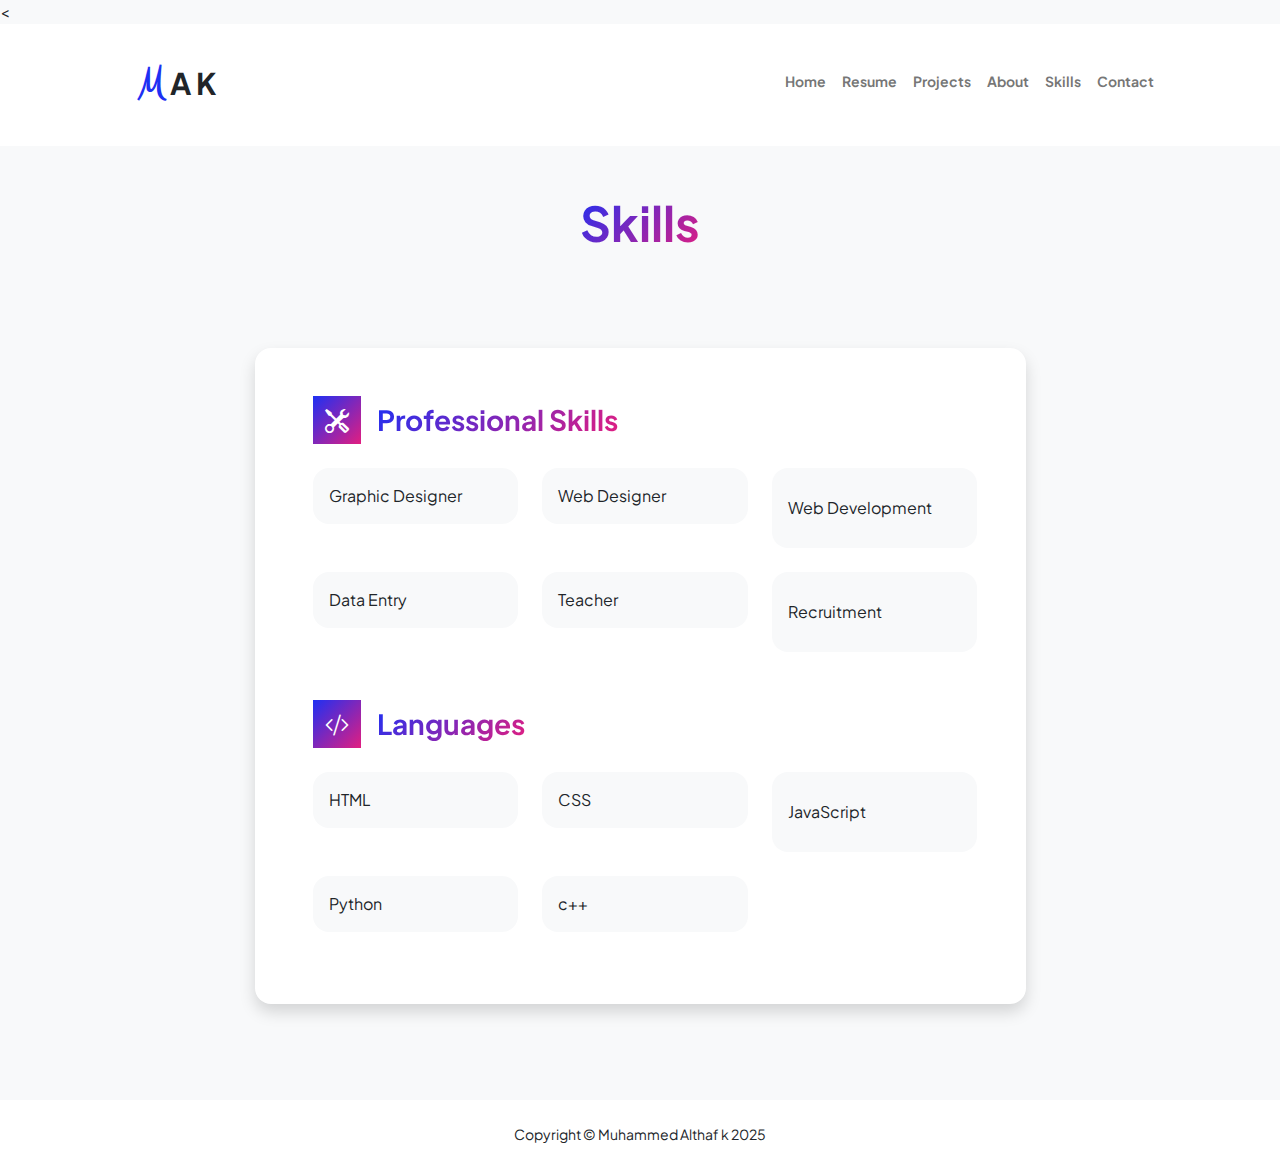
<file: other-skills.html>
<!DOCTYPE html>
<html lang="en">
    <head>
        <meta charset="utf-8" />
        <meta name="viewport" content="width=device-width, initial-scale=1, shrink-to-fit=no" />
        <meta name="description" content="" />
        <meta name="author" content="" />
        < <title>MUHAMMED ALTHAF K -PORTFOLIO WEBSITE</title>
        <!-- Favicon-->
        <link rel="icon" type="image/x-icon" href="assets/PP.jpg" />
        <!-- Custom Google font-->
        <link rel="preconnect" href="https://fonts.googleapis.com" />
        <link rel="preconnect" href="https://fonts.gstatic.com" crossorigin />
        <link href="https://fonts.googleapis.com/css2?family=Plus+Jakarta+Sans:wght@100;200;300;400;500;600;700;800;900&amp;display=swap" rel="stylesheet" />
        <!-- Bootstrap icons-->
        <link href="https://cdn.jsdelivr.net/npm/bootstrap-icons@1.8.1/font/bootstrap-icons.css" rel="stylesheet" />
        <!-- Core theme CSS (includes Bootstrap)-->
        <link href="css/styles.css" rel="stylesheet" />
    </head>
    <body class="d-flex flex-column h-100 bg-light">
        <main class="flex-shrink-0">
            <!-- Navigation-->
            <nav class="navbar navbar-expand-lg navbar-light bg-white py-3">
               <div class="container px-5  logo">
                    <a class="navbar-brand" href="index.html"><span>M</span>AK</a></a>
                    <button class="navbar-toggler" type="button" data-bs-toggle="collapse" data-bs-target="#navbarSupportedContent" aria-controls="navbarSupportedContent" aria-expanded="false" aria-label="Toggle navigation"><span class="navbar-toggler-icon"></span></button>
                    <div class="collapse navbar-collapse" id="navbarSupportedContent">
                        <ul class="navbar-nav ms-auto mb-2 mb-lg-0 small fw-bolder">
                            <li class="nav-item"><a class="nav-link" href="index.html">Home</a></li>
                            <li class="nav-item"><a class="nav-link" href="resume.html">Resume</a></li>
                            <li class="nav-item"><a class="nav-link" href="projects.html">Projects</a></li>
                              <li class="nav-item"><a class="nav-link" href="about.html">About</a></li>
                             <li class="nav-item"><a class="nav-link" href="#other-skills">Skills</a></li>
                              <li class="nav-item"><a class="nav-link" href="contact.html">Contact</a></li>
                        </ul>
                    </div>
                </div>
            </nav>
            <!-- Page Content-->
            <div class="container px-5 my-5">
                <div class="text-center mb-5">
                    <h1 class="display-5 fw-bolder mb-0"><span class="text-gradient d-inline">Skills</span></h1>
                </div>
                <div class="row gx-5 justify-content-center">
                    <div class="col-lg-11 col-xl-9 col-xxl-8">
                        <!-- Divider-->
                        <div class="pb-5"></div>
                        <!-- Skills Section-->
                        <section>
                            <!-- Skillset Card-->
                            <div class="card shadow border-0 rounded-4 mb-5" id="other-skills">
                                <div class="card-body p-5">
                                    <!-- Professional skills list-->
                                    <div class="mb-5">
                                        <div class="d-flex align-items-center mb-4">
                                            <div class="feature bg-primary bg-gradient-primary-to-secondary text-white rounded-3 me-3"><i class="bi bi-tools"></i></div>
                                            <h3 class="fw-bolder mb-0"><span class="text-gradient d-inline">Professional Skills</span></h3>
                                        </div>
                                        <div class="row row-cols-1 row-cols-md-3 mb-4">
                                            <div class="col mb-4 mb-md-0"><div class="d-flex align-items-center bg-light rounded-4 p-3 h-100">Graphic Designer</div></div>
                                            <div class="col mb-4 mb-md-0"><div class="d-flex align-items-center bg-light rounded-4 p-3 h-100">Web Designer</div></div>
                                            <div class="col"><div class="d-flex align-items-center bg-light rounded-4 p-3 h-100">Web Development</div></div>
                                        </div>
                                        <div class="row row-cols-1 row-cols-md-3">
                                            <div class="col mb-4 mb-md-0"><div class="d-flex align-items-center bg-light rounded-4 p-3 h-100">Data Entry</div></div>
                                            <div class="col mb-4 mb-md-0"><div class="d-flex align-items-center bg-light rounded-4 p-3 h-100">Teacher</div></div>
                                            <div class="col"><div class="d-flex align-items-center bg-light rounded-4 p-3 h-100">Recruitment</div></div>
                                        </div>
                                    </div>
                                    <!-- Languages list-->
                                    <div class="mb-0">
                                        <div class="d-flex align-items-center mb-4">
                                            <div class="feature bg-primary bg-gradient-primary-to-secondary text-white rounded-3 me-3"><i class="bi bi-code-slash"></i></div>
                                            <h3 class="fw-bolder mb-0"><span class="text-gradient d-inline">Languages</span></h3>
                                        </div>
                                        <div class="row row-cols-1 row-cols-md-3 mb-4">
                                            <div class="col mb-4 mb-md-0"><div class="d-flex align-items-center bg-light rounded-4 p-3 h-100">HTML</div></div>
                                            <div class="col mb-4 mb-md-0"><div class="d-flex align-items-center bg-light rounded-4 p-3 h-100">CSS</div></div>
                                            <div class="col"><div class="d-flex align-items-center bg-light rounded-4 p-3 h-100">JavaScript</div></div>
                                        </div>
                                        <div class="row row-cols-1 row-cols-md-3">
                                            <div class="col mb-4 mb-md-0"><div class="d-flex align-items-center bg-light rounded-4 p-3 h-100">Python</div></div>
                                            <div class="col mb-4 mb-md-0"><div class="d-flex align-items-center bg-light rounded-4 p-3 h-100">c++</div></div>

                                        </div>
                                    </div>
                                </div>
                            </div>
                        </section>
                    </div>
                </div>
            </div>
        </main>
        <!-- Footer-->
        <footer class="bg-white py-4 mt-auto">
            <div class="container px-5">
                <div class="row align-items-center justify-content-between flex-column flex-sm-row">
                    <div class="col-auto"><div class="small m-0">Copyright &copy; Muhammed Althaf k 2025</div></div>
                    
                </div>
            </div>
        </footer>
        <!-- Bootstrap core JS-->
        <script src="https://cdn.jsdelivr.net/npm/bootstrap@5.2.3/dist/js/bootstrap.bundle.min.js"></script>
        <!-- Core theme JS-->
        <script src="js/scripts.js"></script>
    </body>
</html>
</file>
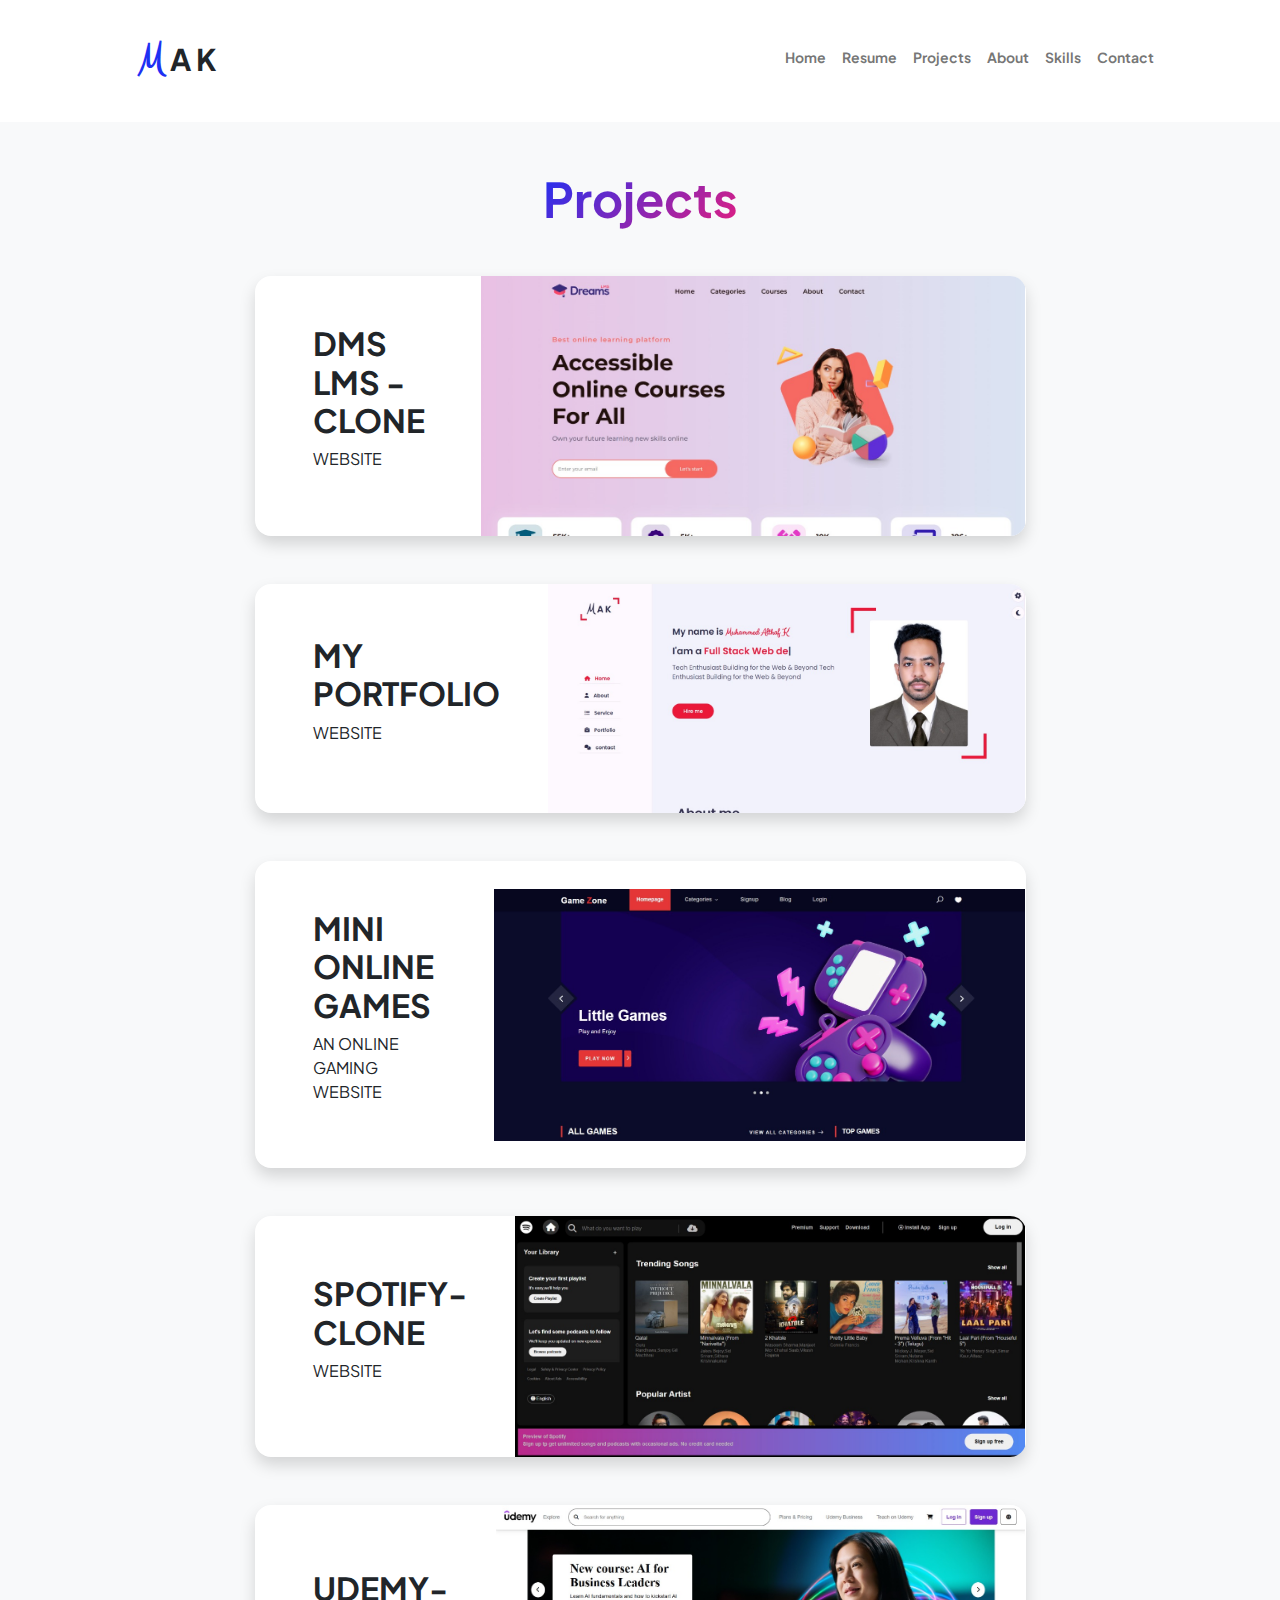
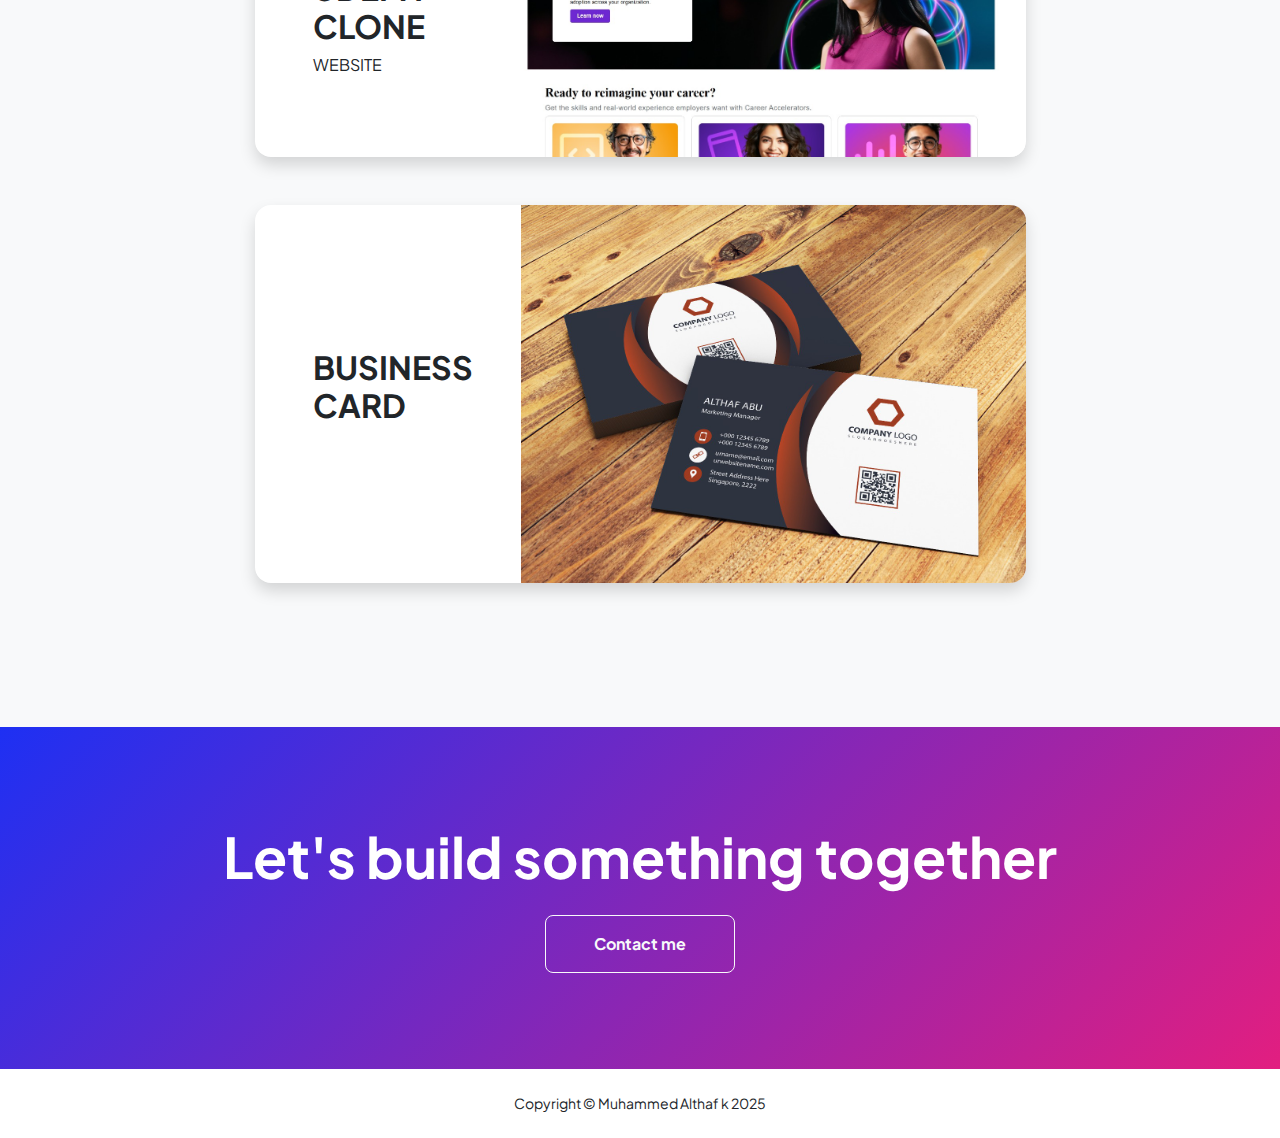
<file: projects.html>
<!DOCTYPE html>
<html lang="en">
    <head>
        <meta charset="utf-8" />
        <meta name="viewport" content="width=device-width, initial-scale=1, shrink-to-fit=no" />
        <meta name="description" content="" />
        <meta name="author" content="" />
        <title>MUHAMMED ALTHAF K -PORTFOLIO WEBSITE</title>
        <!-- Favicon-->
        <link rel="icon" type="image/x-icon" href="assets/PP.jpg" />
        <!-- Custom Google font-->
        <link rel="preconnect" href="https://fonts.googleapis.com" />
        <link rel="preconnect" href="https://fonts.gstatic.com" crossorigin />
        <link href="https://fonts.googleapis.com/css2?family=Plus+Jakarta+Sans:wght@100;200;300;400;500;600;700;800;900&amp;display=swap" rel="stylesheet" />
        <!-- Bootstrap icons-->
        <link href="https://cdn.jsdelivr.net/npm/bootstrap-icons@1.8.1/font/bootstrap-icons.css" rel="stylesheet" />
        <!-- Core theme CSS (includes Bootstrap)-->
        <link href="css/styles.css" rel="stylesheet" />
    </head>
    <body class="d-flex flex-column h-100 bg-light">
        <main class="flex-shrink-0">
            <!-- Navigation-->
            <nav class="navbar navbar-expand-lg navbar-light bg-white py-3">
                <div class="container px-5  logo">
                    <a class="navbar-brand" href="index.html"><span>M</span>AK</a></a>
                    <button class="navbar-toggler" type="button" data-bs-toggle="collapse" data-bs-target="#navbarSupportedContent" aria-controls="navbarSupportedContent" aria-expanded="false" aria-label="Toggle navigation"><span class="navbar-toggler-icon"></span></button>
                    <div class="collapse navbar-collapse" id="navbarSupportedContent">
                        <ul class="navbar-nav ms-auto mb-2 mb-lg-0 small fw-bolder">
                            <li class="nav-item"><a class="nav-link" href="index.html">Home</a></li>
                            <li class="nav-item"><a class="nav-link" href="resume.html">Resume</a></li>
                            <li class="nav-item"><a class="nav-link" href="projects.html">Projects</a></li>
                             <li class="nav-item"><a class="nav-link" href="about.html">About</a></li>
                            <li class="nav-item"><a class="nav-link" href="other-skills.html">Skills</a></li>
                             <li class="nav-item"><a class="nav-link" href="contact.html">Contact</a></li>
                        </ul>
                    </div>
                </div>
            </nav>
            <!-- Projects Section-->
            <section class="py-5">
                <div class="container px-5 mb-5">
                    <div class="text-center mb-5">
                        <h1 class="display-5 fw-bolder mb-0"><span class="text-gradient d-inline">Projects</span></h1>
                    </div>
                    <div class="row gx-5 justify-content-center">
                        <div class="col-lg-11 col-xl-9 col-xxl-8">
                            <!-- Project Card 1-->
                            <div class="card overflow-hidden shadow rounded-4 border-0 mb-5" >
                                <div class="card-body p-0">
                                    <div class="d-flex align-items-center">
                                        <div class="p-5">
                                            <h2 class="fw-bolder">DMS LMS -CLONE</h2>
                                             <p> WEBSITE</p>
                                        </div>
                                        <a href="#">
                                        <img class="img-fluid " src="/assets/deams-lms.jpg" alt="..." />
                                        </a>
                                    </div>
                                </div>
                            </div>
                            <!-- Project Card 2-->
                            <div class="card overflow-hidden shadow rounded-4 border-0 mb-5" >
                                <div class="card-body p-0">
                                    <div class="d-flex align-items-center">
                                        <div class="p-5">
                                            <h2 class="fw-bolder">MY PORTFOLIO</h2>
                                            <p> WEBSITE</p>
                                        </div>
                                        <a href="#">
                                        <img class="img-fluid" src="/assets/portfolio.jpg" alt="..." />
                                        </a>
                                    </div>
                                </div>
                            </div>
                            
                             <!-- Project Card 2-->
                            <div class="card overflow-hidden shadow rounded-4 border-0 mb-5 ">
                                <div class="card-body p-0">
                                    <div class="d-flex align-items-center">
                                        <div class="p-5">
                                            <h2 class="fw-bolder">MINI ONLINE GAMES</h2>
                                            <p>AN ONLINE GAMING WEBSITE</p>
                                        </div>
                                        <a href="#">
                                        <img class="img-fluid" src="/assets/games.jpg" alt="..." />
                                        </a>
                                    </div>
                                </div>
                            </div>

                            <!-- Project Card 2-->
                            <div class="card overflow-hidden shadow rounded-4 border-0 mb-5">
                                <div class="card-body p-0">
                                    <div class="d-flex align-items-center">
                                        <div class="p-5">
                                            <h2 class="fw-bolder">SPOTIFY-CLONE</h2>
                                            <p>WEBSITE</p>
                                        </div>
                                        <a href="https://althafalthuz.github.io/SPOTIFY-CLONE/">
                                        <img class="img-fluid" src="/assets/spotify-clone.jpg" alt="..." />
                                        </a>
                                    </div>
                                </div>
                            </div>


                             <!-- Project Card 2-->
                            <div class="card overflow-hidden shadow rounded-4 border-0 mb-5">
                                <div class="card-body p-0">
                                    <div class="d-flex align-items-center">
                                        <div class="p-5">
                                           
                                            <h2 class="fw-bolder">UDEMY-CLONE</h2>
                                            <p>WEBSITE</p>
                                        </div>
                                         <a href="https://althafalthuz.github.io/UDEMY-CLONE2/ ">
                                        <img class="img-fluid" src="/assets/udemy-clone.jpg" alt="..." />
                                        </a>
                                    </div>
                                </div>
                            </div>


                             <!-- Project Card 2-->
                            <div class="card pro-card overflow-hidden shadow rounded-4 border-0 mb-5">
                                <div class="card-body p-0">
                                    <div class="d-flex align-items-center">
                                        <div class="p-5">
                                            <h2 class="fw-bolder">BUSINESS CARD</h2>
                                            <p></p>
                                        </div>
                                        <a href="#">
                                        <img class="img-fluid" src="/assets/graphics.jpg" alt="..." />
                                        </a>
                                    </div>
                                </div>
                            </div>

                        </div>
                    </div>
                </div>
            </section>
            <!-- Call to action section-->
            <section class="py-5 bg-gradient-primary-to-secondary text-white">
                <div class="container px-5 my-5">
                    <div class="text-center">
                        <h2 class="display-4 fw-bolder mb-4">Let's build something together</h2>
                        <a class="btn btn-outline-light btn-lg px-5 py-3 fs-6 fw-bolder" href="contact.html">Contact me</a>
                    </div>
                </div>
            </section>
        </main>
        <!-- Footer-->
        <footer class="bg-white py-4 mt-auto">
            <div class="container px-5">
                <div class="row align-items-center justify-content-between flex-column flex-sm-row">
                    <div class="col-auto"><div class="small m-0">Copyright &copy; Muhammed Althaf k 2025</div></div>
                    
                </div>
            </div>
        </footer>
        <!-- Bootstrap core JS-->
        <script src="https://cdn.jsdelivr.net/npm/bootstrap@5.2.3/dist/js/bootstrap.bundle.min.js"></script>
        <!-- Core theme JS-->
        <script src="js/scripts.js"></script>
    </body>
</html>
</file>
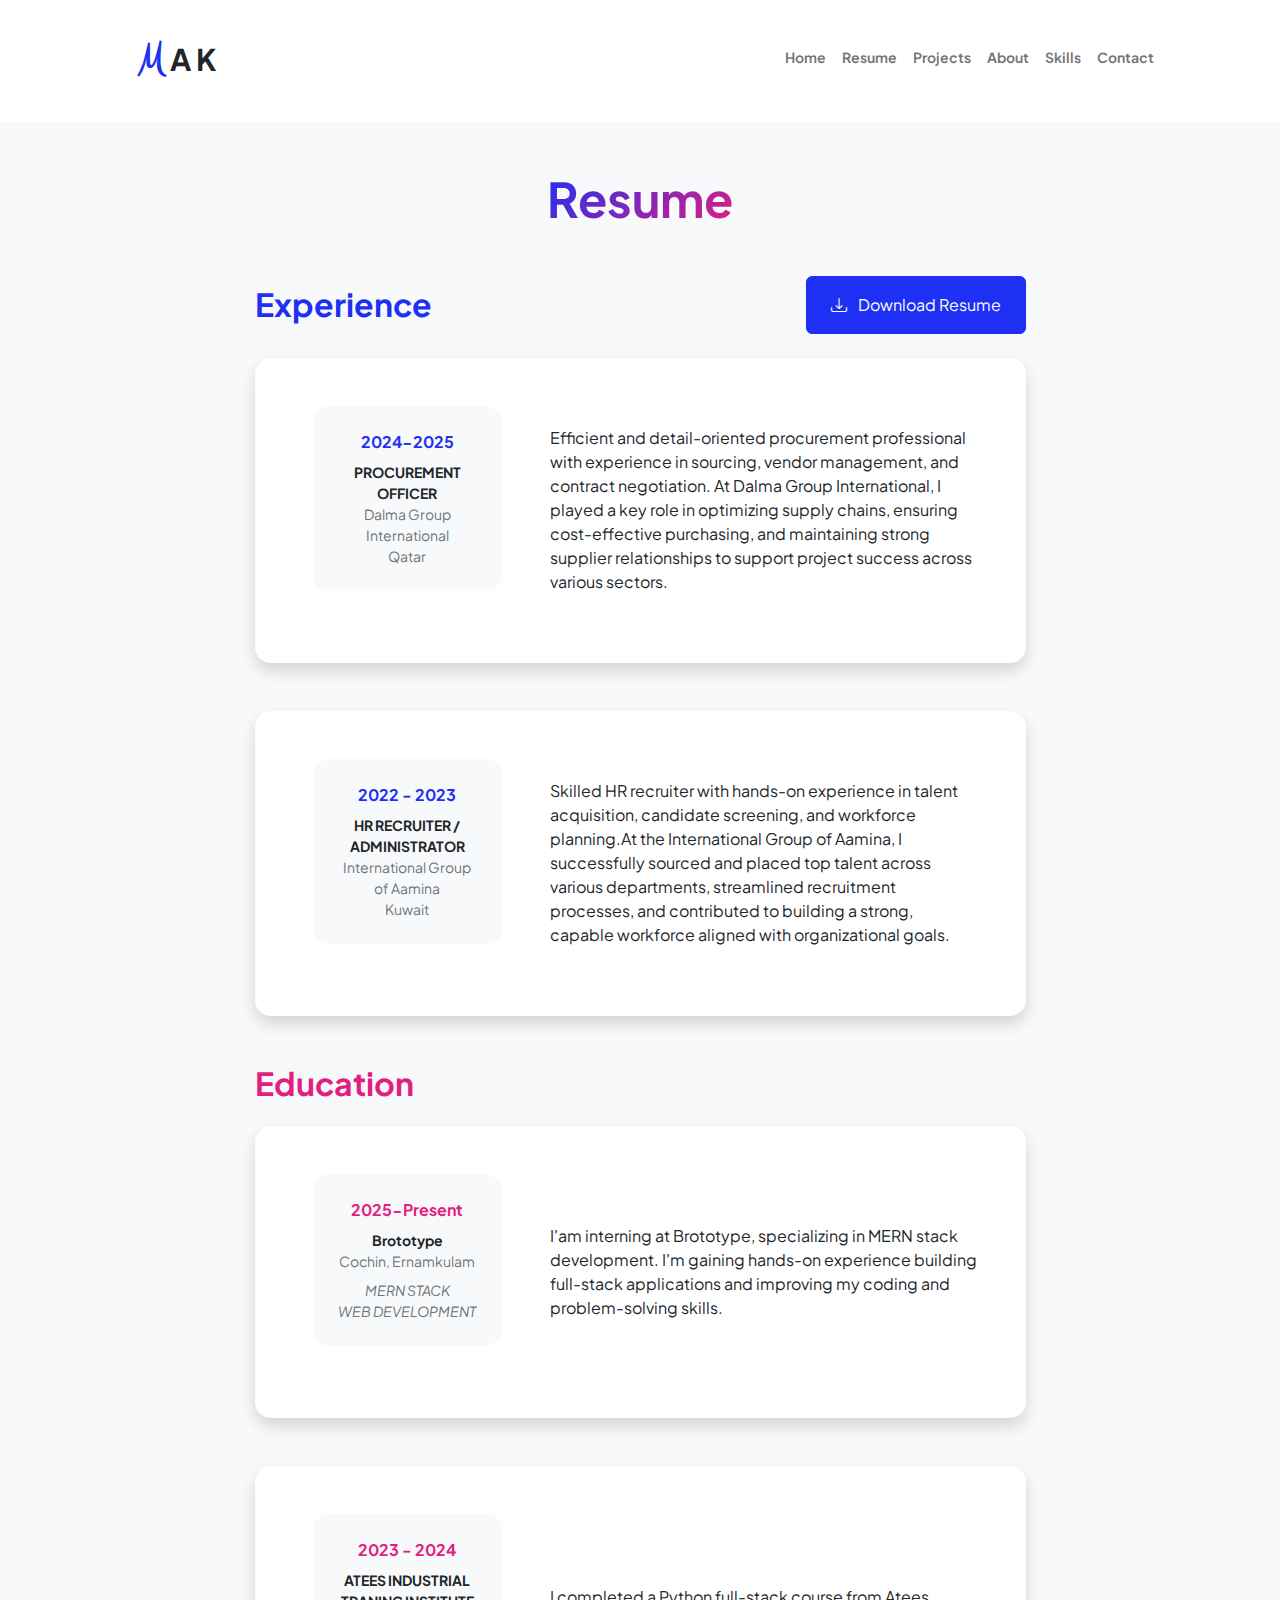
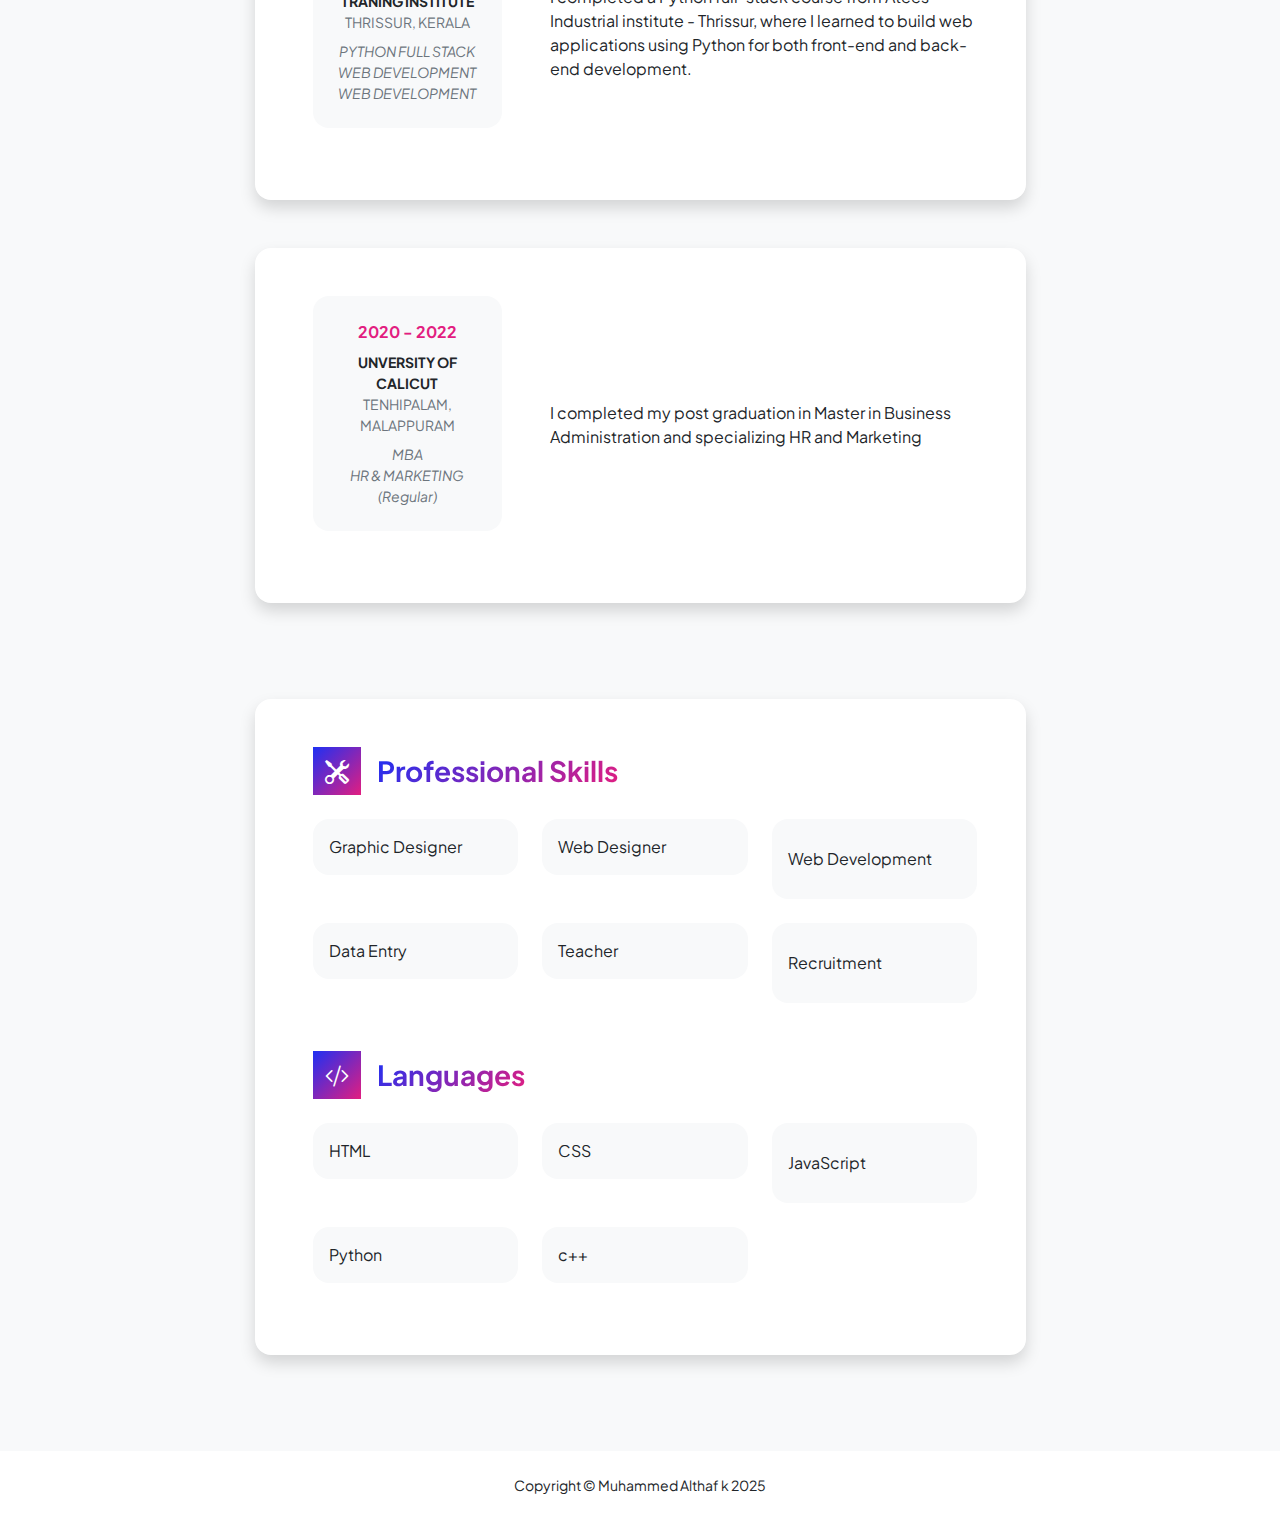
<file: resume.html>
<!DOCTYPE html>
<html lang="en">
    <head>
        <meta charset="utf-8" />
        <meta name="viewport" content="width=device-width, initial-scale=1, shrink-to-fit=no" />
        <meta name="description" content="" />
        <meta name="author" content="" />
         <title>MUHAMMED ALTHAF K -PORTFOLIO WEBSITE</title>
        <!-- Favicon-->
        <link rel="icon" type="image/x-icon" href="assets/PP.jpg" />
        <!-- Custom Google font-->
        <link rel="preconnect" href="https://fonts.googleapis.com" />
        <link rel="preconnect" href="https://fonts.gstatic.com" crossorigin />
        <link href="https://fonts.googleapis.com/css2?family=Plus+Jakarta+Sans:wght@100;200;300;400;500;600;700;800;900&amp;display=swap" rel="stylesheet" />
        <!-- Bootstrap icons-->
        <link href="https://cdn.jsdelivr.net/npm/bootstrap-icons@1.8.1/font/bootstrap-icons.css" rel="stylesheet" />
        <!-- Core theme CSS (includes Bootstrap)-->
        <link href="css/styles.css" rel="stylesheet" />
    </head>
    <body class="d-flex flex-column h-100 bg-light">
        <main class="flex-shrink-0">
            <!-- Navigation-->
            <nav class="navbar navbar-expand-lg navbar-light bg-white py-3">
               <div class="container px-5  logo">
                    <a class="navbar-brand" href="index.html"><span>M</span>AK</a></a>
                    <button class="navbar-toggler" type="button" data-bs-toggle="collapse" data-bs-target="#navbarSupportedContent" aria-controls="navbarSupportedContent" aria-expanded="false" aria-label="Toggle navigation"><span class="navbar-toggler-icon"></span></button>
                    <div class="collapse navbar-collapse" id="navbarSupportedContent">
                        <ul class="navbar-nav ms-auto mb-2 mb-lg-0 small fw-bolder">
                            <li class="nav-item"><a class="nav-link" href="index.html">Home</a></li>
                            <li class="nav-item"><a class="nav-link" href="resume.html">Resume</a></li>
                            <li class="nav-item"><a class="nav-link" href="projects.html">Projects</a></li>
                              <li class="nav-item"><a class="nav-link" href="about.html">About</a></li>
                             <li class="nav-item"><a class="nav-link" href="#other-skills">Skills</a></li>
                              <li class="nav-item"><a class="nav-link" href="contact.html">Contact</a></li>
                        </ul>
                    </div>
                </div>
            </nav>
            <!-- Page Content-->
            <div class="container px-5 my-5">
                <div class="text-center mb-5">
                    <h1 class="display-5 fw-bolder mb-0"><span class="text-gradient d-inline">Resume</span></h1>
                </div>
                <div class="row gx-5 justify-content-center">
                    <div class="col-lg-11 col-xl-9 col-xxl-8">
                        <!-- Experience Section-->
                        <section>
                            <div class="d-flex align-items-center justify-content-between mb-4">
                                <h2 class="text-primary fw-bolder mb-0">Experience</h2>
                                <!-- Download resume button-->
                                <!-- Note: Set the link href target to a PDF file within your project-->
                                <a class="btn btn-primary px-4 py-3" href="docs/Althaf cv developer new UAE.pdf" target="_blank">
                                    <div class="d-inline-block bi bi-download me-2"></div>
                                    Download Resume
                                </a>
                            </div>
                            <!-- Experience Card 1-->
                            <div class="card shadow border-0 rounded-4 mb-5">
                                <div class="card-body p-5">
                                    <div class="row align-items-center gx-5">
                                        <div class="col text-center text-lg-start mb-4 mb-lg-0">
                                            <div class="bg-light p-4 rounded-4">
                                                <div class="text-primary fw-bolder mb-2">2024-2025</div>
                                                <div class="small fw-bolder">PROCUREMENT OFFICER</div>
                                                <div class="small text-muted">Dalma Group International</div>
                                                <div class="small text-muted">Qatar</div>
                                            </div>
                                        </div>
                                        <div class="col-lg-8"><div>Efficient and detail-oriented procurement professional with experience in sourcing, vendor management, and contract negotiation. At Dalma Group International, I played a key role in optimizing supply chains, ensuring cost-effective purchasing, 
                                            and maintaining strong supplier relationships to support project success across various sectors.</div></div>
                                    </div>
                                </div>
                            </div>
                            <!-- Experience Card 2-->
                            <div class="card shadow border-0 rounded-4 mb-5">
                                <div class="card-body p-5">
                                    <div class="row align-items-center gx-5">
                                        <div class="col text-center text-lg-start mb-4 mb-lg-0">
                                            <div class="bg-light p-4 rounded-4">
                                                <div class="text-primary fw-bolder mb-2">2022 - 2023</div>
                                                <div class="small fw-bolder">HR RECRUITER / ADMINISTRATOR</div>
                                                <div class="small text-muted">International Group of Aamina</div>
                                                <div class="small text-muted">Kuwait</div>
                                            </div>
                                        </div>
                                        <div class="col-lg-8"><div>Skilled HR recruiter with hands-on experience in talent acquisition, candidate screening, and workforce planning.At the International Group of Aamina, I successfully sourced and placed top talent across various departments, streamlined recruitment processes, 
                                            and contributed to building a strong, capable workforce aligned with organizational goals.</div></div>
                                    </div>
                                </div>
                            </div>
                        </section>
                        <!-- Education Section-->
                        <section>
                            <h2 class="text-secondary fw-bolder mb-4">Education</h2>
                            <!-- Education Card 1-->
                            <div class="card shadow border-0 rounded-4 mb-5">
                                <div class="card-body p-5">
                                    <div class="row align-items-center gx-5">
                                        <div class="col text-center text-lg-start mb-4 mb-lg-0">
                                            <div class="bg-light p-4 rounded-4">
                                                <div class="text-secondary fw-bolder mb-2"> 2025-Present</div>
                                                <div class="mb-2">
                                                    <div class="small fw-bolder">Brototype</div>
                                                    <div class="small text-muted">Cochin, Ernamkulam</div>
                                                </div>
                                                <div class="fst-italic">
                                                    <div class="small text-muted">MERN STACK </div>
                                                    <div class="small text-muted">WEB DEVELOPMENT</div>
                                                </div>
                                            </div>
                                        </div>
                                        <div class="col-lg-8"><div>I'am interning at Brototype, specializing in MERN stack development. 
                                            I'm gaining hands-on experience building full-stack applications and improving my coding and problem-solving skills.</div></div>
                                    </div>
                                </div>
                            </div>
                            <!-- Education Card 2-->
                            <div class="card shadow border-0 rounded-4 mb-5">
                                <div class="card-body p-5">
                                    <div class="row align-items-center gx-5">
                                        <div class="col text-center text-lg-start mb-4 mb-lg-0">
                                            <div class="bg-light p-4 rounded-4">
                                                <div class="text-secondary fw-bolder mb-2">2023 - 2024</div>
                                                <div class="mb-2">
                                                    <div class="small fw-bolder">ATEES INDUSTRIAL TRANING INSTITUTE</div>
                                                    <div class="small text-muted">THRISSUR, KERALA</div>
                                                </div>
                                                <div class="fst-italic">
                                                    <div class="small text-muted">PYTHON FULL STACK WEB DEVELOPMENT</div>
                                                    <div class="small text-muted">WEB DEVELOPMENT</div>
                                                </div>
                                            </div>
                                        </div>
                                        <div class="col-lg-8"><div>I completed a Python full-stack course from Atees Industrial institute - Thrissur, 
                                            where I learned to build web applications using Python for both front-end and back-end development.</div></div>
                                    </div>
                                </div>
                            </div>


                            <!-- Education Card 3-->
                            <div class="card shadow border-0 rounded-4 mb-5">
                                <div class="card-body p-5">
                                    <div class="row align-items-center gx-5">
                                        <div class="col text-center text-lg-start mb-4 mb-lg-0">
                                            <div class="bg-light p-4 rounded-4">
                                                <div class="text-secondary fw-bolder mb-2">2020 - 2022</div>
                                                <div class="mb-2">
                                                    <div class="small fw-bolder">UNVERSITY OF CALICUT</div>
                                                    <div class="small text-muted">TENHIPALAM, MALAPPURAM</div>
                                                </div>
                                                <div class="fst-italic">
                                                    <div class="small text-muted">MBA</div>
                                                    <div class="small text-muted">HR & MARKETING (Regular)</div>
                                                </div>
                                            </div>
                                        </div>
                                        <div class="col-lg-8"><div>I completed my post graduation in Master in Business Administration and specializing HR and Marketing</div></div>
                                    </div>
                                </div>
                            </div>
                        </section>
                        <!-- Divider-->
                        <div class="pb-5"></div>
                        <!-- Skills Section-->
                        <section>
                            <!-- Skillset Card-->
                            <div class="card shadow border-0 rounded-4 mb-5" id="other-skills">
                                <div class="card-body p-5">
                                    <!-- Professional skills list-->
                                    <div class="mb-5">
                                        <div class="d-flex align-items-center mb-4">
                                            <div class="feature bg-primary bg-gradient-primary-to-secondary text-white rounded-3 me-3"><i class="bi bi-tools"></i></div>
                                            <h3 class="fw-bolder mb-0"><span class="text-gradient d-inline">Professional Skills</span></h3>
                                        </div>
                                        <div class="row row-cols-1 row-cols-md-3 mb-4">
                                            <div class="col mb-4 mb-md-0"><div class="d-flex align-items-center bg-light rounded-4 p-3 h-100">Graphic Designer</div></div>
                                            <div class="col mb-4 mb-md-0"><div class="d-flex align-items-center bg-light rounded-4 p-3 h-100">Web Designer</div></div>
                                            <div class="col"><div class="d-flex align-items-center bg-light rounded-4 p-3 h-100">Web Development</div></div>
                                        </div>
                                        <div class="row row-cols-1 row-cols-md-3">
                                            <div class="col mb-4 mb-md-0"><div class="d-flex align-items-center bg-light rounded-4 p-3 h-100">Data Entry</div></div>
                                            <div class="col mb-4 mb-md-0"><div class="d-flex align-items-center bg-light rounded-4 p-3 h-100">Teacher</div></div>
                                            <div class="col"><div class="d-flex align-items-center bg-light rounded-4 p-3 h-100">Recruitment</div></div>
                                        </div>
                                    </div>
                                    <!-- Languages list-->
                                    <div class="mb-0">
                                        <div class="d-flex align-items-center mb-4">
                                            <div class="feature bg-primary bg-gradient-primary-to-secondary text-white rounded-3 me-3"><i class="bi bi-code-slash"></i></div>
                                            <h3 class="fw-bolder mb-0"><span class="text-gradient d-inline">Languages</span></h3>
                                        </div>
                                        <div class="row row-cols-1 row-cols-md-3 mb-4">
                                            <div class="col mb-4 mb-md-0"><div class="d-flex align-items-center bg-light rounded-4 p-3 h-100">HTML</div></div>
                                            <div class="col mb-4 mb-md-0"><div class="d-flex align-items-center bg-light rounded-4 p-3 h-100">CSS</div></div>
                                            <div class="col"><div class="d-flex align-items-center bg-light rounded-4 p-3 h-100">JavaScript</div></div>
                                        </div>
                                        <div class="row row-cols-1 row-cols-md-3">
                                            <div class="col mb-4 mb-md-0"><div class="d-flex align-items-center bg-light rounded-4 p-3 h-100">Python</div></div>
                                            <div class="col mb-4 mb-md-0"><div class="d-flex align-items-center bg-light rounded-4 p-3 h-100">c++</div></div>

                                        </div>
                                    </div>
                                </div>
                            </div>
                        </section>
                    </div>
                </div>
            </div>
        </main>
        <!-- Footer-->
        <footer class="bg-white py-4 mt-auto">
            <div class="container px-5">
                <div class="row align-items-center justify-content-between flex-column flex-sm-row">
                    <div class="col-auto"><div class="small m-0">Copyright &copy; Muhammed Althaf k 2025</div></div>
                    
                </div>
            </div>
        </footer>
        <!-- Bootstrap core JS-->
        <script src="https://cdn.jsdelivr.net/npm/bootstrap@5.2.3/dist/js/bootstrap.bundle.min.js"></script>
        <!-- Core theme JS-->
        <script src="js/scripts.js"></script>
    </body>
</html>
</file>
<file: css/styles.css>
@charset "UTF-8";
@import url("https://fonts.googleapis.com/css2?family=Clicker+Script&family=Poppins:wght@200;300;400;500;600&display=swap");
:root {
  --bs-blue: #1e30f3;
  --bs-indigo: #6610f2;
  --bs-purple: #6f42c1;
  --bs-pink: #e21e80;
  --bs-red: #dc3545;
  --bs-orange: #fd7e14;
  --bs-yellow: #ffc107;
  --bs-green: #198754;
  --bs-teal: #20c997;
  --bs-cyan: #0dcaf0;
  --bs-black: #000;
  --bs-white: #fff;
  --bs-gray: #6c757d;
  --bs-gray-dark: #343a40;
  --bs-gray-100: #f8f9fa;
  --bs-gray-200: #e9ecef;
  --bs-gray-300: #dee2e6;
  --bs-gray-400: #ced4da;
  --bs-gray-500: #adb5bd;
  --bs-gray-600: #6c757d;
  --bs-gray-700: #495057;
  --bs-gray-800: #343a40;
  --bs-gray-900: #212529;
  --bs-primary: #1e30f3;
  --bs-secondary: #e21e80;
  --bs-success: #198754;
  --bs-info: #0dcaf0;
  --bs-warning: #ffc107;
  --bs-danger: #dc3545;
  --bs-light: #f8f9fa;
  --bs-dark: #212529;
  --bs-primary-rgb: 30, 48, 243;
  --bs-secondary-rgb: 226, 30, 128;
  --bs-success-rgb: 25, 135, 84;
  --bs-info-rgb: 13, 202, 240;
  --bs-warning-rgb: 255, 193, 7;
  --bs-danger-rgb: 220, 53, 69;
  --bs-light-rgb: 248, 249, 250;
  --bs-dark-rgb: 33, 37, 41;
  --bs-white-rgb: 255, 255, 255;
  --bs-black-rgb: 0, 0, 0;
  --bs-body-color-rgb: 33, 37, 41;
  --bs-body-bg-rgb: 255, 255, 255;
  --bs-font-sans-serif: "Plus Jakarta Sans";
  --bs-font-monospace: SFMono-Regular, Menlo, Monaco, Consolas, "Liberation Mono", "Courier New", monospace;
  --bs-gradient: linear-gradient(180deg, rgba(255, 255, 255, 0.15), rgba(255, 255, 255, 0));
  --bs-body-font-family: var(--bs-font-sans-serif);
  --bs-body-font-size: 1rem;
  --bs-body-font-weight: 400;
  --bs-body-line-height: 1.5;
  --bs-body-color: #212529;
  --bs-body-bg: #fff;
  --bs-border-width: 1px;
  --bs-border-style: solid;
  --bs-border-color: #dee2e6;
  --bs-border-color-translucent: rgba(0, 0, 0, 0.175);
  --bs-border-radius: 0.375rem;
  --bs-border-radius-sm: 0.25rem;
  --bs-border-radius-lg: 0.5rem;
  --bs-border-radius-xl: 1rem;
  --bs-border-radius-2xl: 2rem;
  --bs-border-radius-pill: 50rem;
  --bs-link-color: #1e30f3;
  --bs-link-hover-color: #1826c2;
  --bs-code-color: #e21e80;
  --bs-highlight-bg: #fff3cd;
}

*,
*::before,
*::after {
  box-sizing: border-box;
  text-decoration: none;
  list-style: none;
}

@media (prefers-reduced-motion: no-preference) {
  :root {
    scroll-behavior: smooth;
  }
}

body {
  margin: 0;
  font-family: var(--bs-body-font-family);
  font-size: var(--bs-body-font-size);
  font-weight: var(--bs-body-font-weight);
  line-height: var(--bs-body-line-height);
  color: var(--bs-body-color);
  text-align: var(--bs-body-text-align);
  background-color: var(--bs-body-bg);
  -webkit-text-size-adjust: 100%;
  -webkit-tap-highlight-color: rgba(0, 0, 0, 0);
  
}




 .logo .navbar-brand {
    color: var(--text-black-900);
    font-weight: 700;
    padding: 15px 20px;
    font-size: 30px;
    letter-spacing: 5px;
    position: relative;
}

 .logo span {
    font-family: clicker script, cursive;
    font-size: 40px;
    color: var(--bs-blue);
}


/* Header name section */

h3.hello {
    font-size: 28px;
    margin: 15px 0;
}

h3.hello span {
    font-family: clicker script, cursive;
    font-size: 30px;
    font-weight: 700;
    color: var(--bs-blue);
}

h3.my-profession {
    font-size: 30px;
    margin: 15px 0;
}

.home-info p {
    margin-bottom: 70px;
    font-size: 20px;
    color: var(--text-black-700);
    text-align: justify;
}

.profile-img{
   margin: auto;
  border-radius: 5px;
}


.profile::after {
    content: "";
    position: absolute;
    height: 80px;
    width: 80px;
    border-bottom: 10px solid var(--bs-blue);
    border-right: 10px solid var(--bs-blue);
    right: -20px;
    bottom: -40px;
}

.profile::before {
    content: "";
    position: absolute;
    height: 80px;
    width: 80px;
    border-top: 10px solid var(--bs-blue);
    border-left: 10px solid var(--bs-blue);
    left: -20px;
    top: -40px;
}

/* About Section  */
 .personal-info {
    flex: 0 0 80%;
    max-width: 60%;
    padding: 0 15px 0 15px;
    margin-top: 40px;
    text-align: left;
}

.row2 {
    display: flex;
   

}

.personal-info ul {
    display: inline-block;
    position: relative;
}

 .personal-info ul li {
    margin-bottom: 25px;
    font-size: 16px;
    color: var(--text-black-700);
}


.skills {
    flex: 0 0 50%;
    max-width: 50%;
    margin-top: 40px;
}

.skills ul li {
    max-width: 100%;
    flex: 0 0 100%;
    padding: 0 15px 0 15px;
    margin-bottom: 25px;
}

.skills ul li h5 {
    line-height: 40px;
    font-weight: 600;
    font-size: 16px;
    color: var(--bs-gray-900);
    text-transform: capitalize;
}

.skills ul li .progress {
    background-color: var(--bs-gray-500);
    height: 7px;
    width: 100%;
    border-radius: 4px;
    position: relative;
}

.skills ul li .progress .progress-in {
    position: absolute;
    left: 0;
    top: 0;
    height: 100%;
    border-radius: 4px;
    background-color: var(--bs-blue);
}

.skill-percentage {
    position: absolute;
    right: 0;
    top: -40px;
    font-weight: 400;
    line-height: 40px;
    color: var(--bs-black);
   
}

.lead{
  text-align: justify;
}


/* PROJECT SECTION  */

.card-body{
  border-left: 10px solid transparent;
  transition: all 0.4s ease;
  
}

.card-body:hover{
  border-left: 10px solid var(--bs-blue);
  
}

/* popup section */

.popup {
    position: fixed;
    top: 11rem;
    
    align-items: center;
    background-color: var(--bs-blue);
    color: white;
    padding: 16px 24px;
    border-radius: 8px;
    box-shadow: 0 4px 12px rgba(0,0,0,0.2);
    z-index: 9999;
    opacity: 0;
    transform: translateY(-15px);
    transition: opacity 0.4s ease, transform 0.4s ease-in-out;
  }

  .popup.show {
    opacity: 1;
    transform: translateY(0);
    transition: opacity 0.4s ease, transform 0.4s ease;
  }

  .popup.hidden {
    display: none;
  }


hr {
  margin: 1rem 0;
  color: inherit;
  border: 0;
  border-top: 1px solid;
  opacity: 0.25;
}

h6, .h6, h5, .h5, h4, .h4, h3, .h3, h2, .h2, h1, .h1 {
  margin-top: 0;
  margin-bottom: 0.5rem;
  font-weight: 500;
  line-height: 1.2;
}

h1, .h1 {
  font-size: calc(1.375rem + 1.5vw);
}

@media (max-width: 1000px) {
  .row2 {
    display: block;
}

.skills{
 flex: 0 0 100%;
 max-width: 100%;
}

.btn-about-section{
  display: flex;
  justify-content: space-between;
  gap: 1.6rem;
 
}


.home-info h3,.typing{
  font-size: 25px;
}

.home-info p{
  font-size: 15px;
}

}


@media (min-width: 1200px) {
  h1, .h1 {
    font-size: 2.5rem;
  }
}

h2, .h2 {
  font-size: calc(1.325rem + 0.9vw);
}
@media (min-width: 1200px) {
  h2, .h2 {
    font-size: 2rem;
  }
}

h3, .h3 {
  font-size: calc(1.3rem + 0.6vw);
}
@media (min-width: 1200px) {
  h3, .h3 {
    font-size: 1.75rem;
  }
}

h4, .h4 {
  font-size: calc(1.275rem + 0.3vw);
}
@media (min-width: 1200px) {
  h4, .h4 {
    font-size: 1.5rem;
  }
}

h5, .h5 {
  font-size: 1.25rem;
}

h6, .h6 {
  font-size: 1rem;
}

p {
  margin-top: 0;
  margin-bottom: 1rem;
}


address {
  margin-bottom: 1rem;
  font-style: normal;
  line-height: inherit;
}

ol,
ul {
  padding-left: 2rem;
}

ol,
ul,
dl {
  margin-top: 0;
  margin-bottom: 1rem;
}

ol ol,
ul ul,
ol ul,
ul ol {
  margin-bottom: 0;
}

dt {
  font-weight: 700;
}

dd {
  margin-bottom: 0.5rem;
  margin-left: 0;
}

blockquote {
  margin: 0 0 1rem;
}

b,
strong {
  font-weight: bolder;
}

small, .small {
  font-size: 0.875em;
}

mark, .mark {
  padding: 0.1875em;
  background-color: var(--bs-highlight-bg);
}

sub,
sup {
  position: relative;
  font-size: 0.75em;
  line-height: 0;
  vertical-align: baseline;
}

sub {
  bottom: -0.25em;
}

sup {
  top: -0.5em;
}

a {
  color: var(--bs-link-color);
  text-decoration: underline;
}
a:hover {
  color: var(--bs-link-hover-color);
}

a:not([href]):not([class]), a:not([href]):not([class]):hover {
  color: inherit;
  text-decoration: none;
}

pre,
code,
kbd,
samp {
  font-family: var(--bs-font-monospace);
  font-size: 1em;
}

pre {
  display: block;
  margin-top: 0;
  margin-bottom: 1rem;
  overflow: auto;
  font-size: 0.875em;
}
pre code {
  font-size: inherit;
  color: inherit;
  word-break: normal;
}

code {
  font-size: 0.875em;
  color: var(--bs-code-color);
  word-wrap: break-word;
}
a > code {
  color: inherit;
}

kbd {
  padding: 0.1875rem 0.375rem;
  font-size: 0.875em;
  color: var(--bs-body-bg);
  background-color: var(--bs-body-color);
  border-radius: 0.25rem;
}
kbd kbd {
  padding: 0;
  font-size: 1em;
}

figure {
  margin: 0 0 1rem;
}

img,
svg {
  vertical-align: middle;
}

table {
  caption-side: bottom;
  border-collapse: collapse;
}

caption {
  padding-top: 0.5rem;
  padding-bottom: 0.5rem;
  color: #6c757d;
  text-align: left;
}

th {
  text-align: inherit;
  text-align: -webkit-match-parent;
}

thead,
tbody,
tfoot,
tr,
td,
th {
  border-color: inherit;
  border-style: solid;
  border-width: 0;
}

label {
  display: inline-block;
}

button {
  border-radius: 0;
}

button:focus:not(:focus-visible) {
  outline: 0;
}

input,
button,
select,
optgroup,
textarea {
  margin: 0;
  font-family: inherit;
  font-size: inherit;
  line-height: inherit;
}

button,
select {
  text-transform: none;
}

[role=button] {
  cursor: pointer;
}

select {
  word-wrap: normal;
}
select:disabled {
  opacity: 1;
}

[list]:not([type=date]):not([type=datetime-local]):not([type=month]):not([type=week]):not([type=time])::-webkit-calendar-picker-indicator {
  display: none !important;
}

button,
[type=button],
[type=reset],
[type=submit] {
  -webkit-appearance: button;
}
button:not(:disabled),
[type=button]:not(:disabled),
[type=reset]:not(:disabled),
[type=submit]:not(:disabled) {
  cursor: pointer;
}

::-moz-focus-inner {
  padding: 0;
  border-style: none;
}

textarea {
  resize: vertical;
}

fieldset {
  min-width: 0;
  padding: 0;
  margin: 0;
  border: 0;
}

legend {
  float: left;
  width: 100%;
  padding: 0;
  margin-bottom: 0.5rem;
  font-size: calc(1.275rem + 0.3vw);
  line-height: inherit;
}
@media (min-width: 1200px) {
  legend {
    font-size: 1.5rem;
  }
}
legend + * {
  clear: left;
}

::-webkit-datetime-edit-fields-wrapper,
::-webkit-datetime-edit-text,
::-webkit-datetime-edit-minute,
::-webkit-datetime-edit-hour-field,
::-webkit-datetime-edit-day-field,
::-webkit-datetime-edit-month-field,
::-webkit-datetime-edit-year-field {
  padding: 0;
}

::-webkit-inner-spin-button {
  height: auto;
}

[type=search] {
  outline-offset: -2px;
  -webkit-appearance: textfield;
}

/* rtl:raw:
[type="tel"],
[type="url"],
[type="email"],
[type="number"] {
  direction: ltr;
}
*/
::-webkit-search-decoration {
  -webkit-appearance: none;
}

::-webkit-color-swatch-wrapper {
  padding: 0;
}

::file-selector-button {
  font: inherit;
  -webkit-appearance: button;
}

output {
  display: inline-block;
}

iframe {
  border: 0;
}

summary {
  display: list-item;
  cursor: pointer;
}

progress {
  vertical-align: baseline;
}

[hidden] {
  display: none !important;
}

.lead {
  font-size: 1.25rem;
  font-weight: 300;
}

.display-1 {
  font-size: calc(1.625rem + 4.5vw);
  font-weight: 300;
  line-height: 1.2;
}
@media (min-width: 1200px) {
  .display-1 {
    font-size: 5rem;
  }
}

.display-2 {
  font-size: calc(1.575rem + 3.9vw);
  font-weight: 300;
  line-height: 1.2;
}
@media (min-width: 1200px) {
  .display-2 {
    font-size: 4.5rem;
  }
}

.display-3 {
  font-size: calc(1.525rem + 3.3vw);
  font-weight: 300;
  line-height: 1.2;
}
@media (min-width: 1200px) {
  .display-3 {
    font-size: 4rem;
  }
}

.display-4 {
  font-size: calc(1.475rem + 2.7vw);
  font-weight: 300;
  line-height: 1.2;
}
@media (min-width: 1200px) {
  .display-4 {
    font-size: 3.5rem;
  }
}

.display-5 {
  font-size: calc(1.425rem + 2.1vw);
  font-weight: 300;
  line-height: 1.2;
}
@media (min-width: 1200px) {
  .display-5 {
    font-size: 3rem;
  }
}

.display-6 {
  font-size: calc(1.375rem + 1.5vw);
  font-weight: 300;
  line-height: 1.2;
}
@media (min-width: 1200px) {
  .display-6 {
    font-size: 2.5rem;
  }
}

.list-unstyled {
  padding-left: 0;
  list-style: none;
}

.list-inline {
  padding-left: 0;
  list-style: none;
}

.list-inline-item {
  display: inline-block;
}
.list-inline-item:not(:last-child) {
  margin-right: 0.5rem;
}

.initialism {
  font-size: 0.875em;
  text-transform: uppercase;
}

.blockquote {
  margin-bottom: 1rem;
  font-size: 1.25rem;
}
.blockquote > :last-child {
  margin-bottom: 0;
}

.blockquote-footer {
  margin-top: -1rem;
  margin-bottom: 1rem;
  font-size: 0.875em;
  color: #6c757d;
}
.blockquote-footer::before {
  content: "— ";
}

.img-fluid {
  max-width: 100%;
  height: auto;
}

.img-thumbnail {
  padding: 0.25rem;
  background-color: #fff;
  border: 1px solid var(--bs-border-color);
  border-radius: 0.375rem;
  max-width: 100%;
  height: auto;
}

.figure {
  display: inline-block;
}

.figure-img {
  margin-bottom: 0.5rem;
  line-height: 1;
}

.figure-caption {
  font-size: 0.875em;
  color: #6c757d;
}

.container,
.container-fluid,
.container-xxl,
.container-xl,
.container-lg,
.container-md,
.container-sm {
  --bs-gutter-x: 1.5rem;
  --bs-gutter-y: 0;
  width: 100%;
  padding-right: calc(var(--bs-gutter-x) * 0.5);
  padding-left: calc(var(--bs-gutter-x) * 0.5);
  margin-right: auto;
  margin-left: auto;
}

@media (min-width: 576px) {
  .container-sm, .container {
    max-width: 540px;
  }
}
@media (min-width: 768px) {
  .container-md, .container-sm, .container {
    max-width: 720px;
  }
}
@media (min-width: 992px) {
  .container-lg, .container-md, .container-sm, .container {
    max-width: 960px;
  }
}
@media (min-width: 1200px) {
  .container-xl, .container-lg, .container-md, .container-sm, .container {
    max-width: 1140px;
  }
}
@media (min-width: 1400px) {
  .container-xxl, .container-xl, .container-lg, .container-md, .container-sm, .container {
    max-width: 1320px;
  }
}
.row {
  --bs-gutter-x: 1.5rem;
  --bs-gutter-y: 0;
  display: flex;
  flex-wrap: wrap;
  margin-top: calc(-1 * var(--bs-gutter-y));
  margin-right: calc(-0.5 * var(--bs-gutter-x));
  margin-left: calc(-0.5 * var(--bs-gutter-x));
}
.row > * {
  flex-shrink: 0;
  width: 100%;
  max-width: 100%;
  padding-right: calc(var(--bs-gutter-x) * 0.5);
  padding-left: calc(var(--bs-gutter-x) * 0.5);
  margin-top: var(--bs-gutter-y);
}

.col {
  flex: 1 0 0%;
}

.row-cols-auto > * {
  flex: 0 0 auto;
  width: auto;
}

.row-cols-1 > * {
  flex: 0 0 auto;
  width: 100%;
}

.row-cols-2 > * {
  flex: 0 0 auto;
  width: 50%;
}

.row-cols-3 > * {
  flex: 0 0 auto;
  width: 33.3333333333%;
}

.row-cols-4 > * {
  flex: 0 0 auto;
  width: 25%;
}

.row-cols-5 > * {
  flex: 0 0 auto;
  width: 20%;
}

.row-cols-6 > * {
  flex: 0 0 auto;
  width: 16.6666666667%;
}

.col-auto {
  flex: 0 0 auto;
  width: auto;
}

.col-1 {
  flex: 0 0 auto;
  width: 8.33333333%;
}

.col-2 {
  flex: 0 0 auto;
  width: 16.66666667%;
}

.col-3 {
  flex: 0 0 auto;
  width: 25%;
}

.col-4 {
  flex: 0 0 auto;
  width: 33.33333333%;
}

.col-5 {
  flex: 0 0 auto;
  width: 41.66666667%;
}

.col-6 {
  flex: 0 0 auto;
  width: 50%;
}

.col-7 {
  flex: 0 0 auto;
  width: 58.33333333%;
}

.col-8 {
  flex: 0 0 auto;
  width: 66.66666667%;
}

.col-9 {
  flex: 0 0 auto;
  width: 75%;
}

.col-10 {
  flex: 0 0 auto;
  width: 83.33333333%;
}

.col-11 {
  flex: 0 0 auto;
  width: 91.66666667%;
}

.col-12 {
  flex: 0 0 auto;
  width: 100%;
}

.offset-1 {
  margin-left: 8.33333333%;
}

.offset-2 {
  margin-left: 16.66666667%;
}

.offset-3 {
  margin-left: 25%;
}

.offset-4 {
  margin-left: 33.33333333%;
}

.offset-5 {
  margin-left: 41.66666667%;
}

.offset-6 {
  margin-left: 50%;
}

.offset-7 {
  margin-left: 58.33333333%;
}

.offset-8 {
  margin-left: 66.66666667%;
}

.offset-9 {
  margin-left: 75%;
}

.offset-10 {
  margin-left: 83.33333333%;
}

.offset-11 {
  margin-left: 91.66666667%;
}

.g-0,
.gx-0 {
  --bs-gutter-x: 0;
}

.g-0,
.gy-0 {
  --bs-gutter-y: 0;
}

.g-1,
.gx-1 {
  --bs-gutter-x: 0.25rem;
}

.g-1,
.gy-1 {
  --bs-gutter-y: 0.25rem;
}

.g-2,
.gx-2 {
  --bs-gutter-x: 0.5rem;
}

.g-2,
.gy-2 {
  --bs-gutter-y: 0.5rem;
}

.g-3,
.gx-3 {
  --bs-gutter-x: 1rem;
}

.g-3,
.gy-3 {
  --bs-gutter-y: 1rem;
}

.g-4,
.gx-4 {
  --bs-gutter-x: 1.5rem;
}

.g-4,
.gy-4 {
  --bs-gutter-y: 1.5rem;
}

.g-5,
.gx-5 {
  --bs-gutter-x: 3rem;
}

.g-5,
.gy-5 {
  --bs-gutter-y: 3rem;
}

@media (min-width: 576px) {
  .col-sm {
    flex: 1 0 0%;
  }
  .row-cols-sm-auto > * {
    flex: 0 0 auto;
    width: auto;
  }
  .row-cols-sm-1 > * {
    flex: 0 0 auto;
    width: 100%;
  }
  .row-cols-sm-2 > * {
    flex: 0 0 auto;
    width: 50%;
  }
  .row-cols-sm-3 > * {
    flex: 0 0 auto;
    width: 33.3333333333%;
  }
  .row-cols-sm-4 > * {
    flex: 0 0 auto;
    width: 25%;
  }
  .row-cols-sm-5 > * {
    flex: 0 0 auto;
    width: 20%;
  }
  .row-cols-sm-6 > * {
    flex: 0 0 auto;
    width: 16.6666666667%;
  }
  .col-sm-auto {
    flex: 0 0 auto;
    width: auto;
  }
  .col-sm-1 {
    flex: 0 0 auto;
    width: 8.33333333%;
  }
  .col-sm-2 {
    flex: 0 0 auto;
    width: 16.66666667%;
  }
  .col-sm-3 {
    flex: 0 0 auto;
    width: 25%;
  }
  .col-sm-4 {
    flex: 0 0 auto;
    width: 33.33333333%;
  }
  .col-sm-5 {
    flex: 0 0 auto;
    width: 41.66666667%;
  }
  .col-sm-6 {
    flex: 0 0 auto;
    width: 50%;
  }
  .col-sm-7 {
    flex: 0 0 auto;
    width: 58.33333333%;
  }
  .col-sm-8 {
    flex: 0 0 auto;
    width: 66.66666667%;
  }
  .col-sm-9 {
    flex: 0 0 auto;
    width: 75%;
  }
  .col-sm-10 {
    flex: 0 0 auto;
    width: 83.33333333%;
  }
  .col-sm-11 {
    flex: 0 0 auto;
    width: 91.66666667%;
  }
  .col-sm-12 {
    flex: 0 0 auto;
    width: 100%;
  }
  .offset-sm-0 {
    margin-left: 0;
  }
  .offset-sm-1 {
    margin-left: 8.33333333%;
  }
  .offset-sm-2 {
    margin-left: 16.66666667%;
  }
  .offset-sm-3 {
    margin-left: 25%;
  }
  .offset-sm-4 {
    margin-left: 33.33333333%;
  }
  .offset-sm-5 {
    margin-left: 41.66666667%;
  }
  .offset-sm-6 {
    margin-left: 50%;
  }
  .offset-sm-7 {
    margin-left: 58.33333333%;
  }
  .offset-sm-8 {
    margin-left: 66.66666667%;
  }
  .offset-sm-9 {
    margin-left: 75%;
  }
  .offset-sm-10 {
    margin-left: 83.33333333%;
  }
  .offset-sm-11 {
    margin-left: 91.66666667%;
  }
  .g-sm-0,
  .gx-sm-0 {
    --bs-gutter-x: 0;
  }
  .g-sm-0,
  .gy-sm-0 {
    --bs-gutter-y: 0;
  }
  .g-sm-1,
  .gx-sm-1 {
    --bs-gutter-x: 0.25rem;
  }
  .g-sm-1,
  .gy-sm-1 {
    --bs-gutter-y: 0.25rem;
  }
  .g-sm-2,
  .gx-sm-2 {
    --bs-gutter-x: 0.5rem;
  }
  .g-sm-2,
  .gy-sm-2 {
    --bs-gutter-y: 0.5rem;
  }
  .g-sm-3,
  .gx-sm-3 {
    --bs-gutter-x: 1rem;
  }
  .g-sm-3,
  .gy-sm-3 {
    --bs-gutter-y: 1rem;
  }
  .g-sm-4,
  .gx-sm-4 {
    --bs-gutter-x: 1.5rem;
  }
  .g-sm-4,
  .gy-sm-4 {
    --bs-gutter-y: 1.5rem;
  }
  .g-sm-5,
  .gx-sm-5 {
    --bs-gutter-x: 3rem;
  }
  .g-sm-5,
  .gy-sm-5 {
    --bs-gutter-y: 3rem;
  }
}
@media (min-width: 768px) {
  .col-md {
    flex: 1 0 0%;
  }
  .row-cols-md-auto > * {
    flex: 0 0 auto;
    width: auto;
  }
  .row-cols-md-1 > * {
    flex: 0 0 auto;
    width: 100%;
  }
  .row-cols-md-2 > * {
    flex: 0 0 auto;
    width: 50%;
  }
  .row-cols-md-3 > * {
    flex: 0 0 auto;
    width: 33.3333333333%;
  }
  .row-cols-md-4 > * {
    flex: 0 0 auto;
    width: 25%;
  }
  .row-cols-md-5 > * {
    flex: 0 0 auto;
    width: 20%;
  }
  .row-cols-md-6 > * {
    flex: 0 0 auto;
    width: 16.6666666667%;
  }
  .col-md-auto {
    flex: 0 0 auto;
    width: auto;
  }
  .col-md-1 {
    flex: 0 0 auto;
    width: 8.33333333%;
  }
  .col-md-2 {
    flex: 0 0 auto;
    width: 16.66666667%;
  }
  .col-md-3 {
    flex: 0 0 auto;
    width: 25%;
  }
  .col-md-4 {
    flex: 0 0 auto;
    width: 33.33333333%;
  }
  .col-md-5 {
    flex: 0 0 auto;
    width: 41.66666667%;
  }
  .col-md-6 {
    flex: 0 0 auto;
    width: 50%;
  }
  .col-md-7 {
    flex: 0 0 auto;
    width: 58.33333333%;
  }
  .col-md-8 {
    flex: 0 0 auto;
    width: 66.66666667%;
  }
  .col-md-9 {
    flex: 0 0 auto;
    width: 75%;
  }
  .col-md-10 {
    flex: 0 0 auto;
    width: 83.33333333%;
  }
  .col-md-11 {
    flex: 0 0 auto;
    width: 91.66666667%;
  }
  .col-md-12 {
    flex: 0 0 auto;
    width: 100%;
  }
  .offset-md-0 {
    margin-left: 0;
  }
  .offset-md-1 {
    margin-left: 8.33333333%;
  }
  .offset-md-2 {
    margin-left: 16.66666667%;
  }
  .offset-md-3 {
    margin-left: 25%;
  }
  .offset-md-4 {
    margin-left: 33.33333333%;
  }
  .offset-md-5 {
    margin-left: 41.66666667%;
  }
  .offset-md-6 {
    margin-left: 50%;
  }
  .offset-md-7 {
    margin-left: 58.33333333%;
  }
  .offset-md-8 {
    margin-left: 66.66666667%;
  }
  .offset-md-9 {
    margin-left: 75%;
  }
  .offset-md-10 {
    margin-left: 83.33333333%;
  }
  .offset-md-11 {
    margin-left: 91.66666667%;
  }
  .g-md-0,
  .gx-md-0 {
    --bs-gutter-x: 0;
  }
  .g-md-0,
  .gy-md-0 {
    --bs-gutter-y: 0;
  }
  .g-md-1,
  .gx-md-1 {
    --bs-gutter-x: 0.25rem;
  }
  .g-md-1,
  .gy-md-1 {
    --bs-gutter-y: 0.25rem;
  }
  .g-md-2,
  .gx-md-2 {
    --bs-gutter-x: 0.5rem;
  }
  .g-md-2,
  .gy-md-2 {
    --bs-gutter-y: 0.5rem;
  }
  .g-md-3,
  .gx-md-3 {
    --bs-gutter-x: 1rem;
  }
  .g-md-3,
  .gy-md-3 {
    --bs-gutter-y: 1rem;
  }
  .g-md-4,
  .gx-md-4 {
    --bs-gutter-x: 1.5rem;
  }
  .g-md-4,
  .gy-md-4 {
    --bs-gutter-y: 1.5rem;
  }
  .g-md-5,
  .gx-md-5 {
    --bs-gutter-x: 3rem;
  }
  .g-md-5,
  .gy-md-5 {
    --bs-gutter-y: 3rem;
  }
}
@media (min-width: 992px) {
  .col-lg {
    flex: 1 0 0%;
  }
  .row-cols-lg-auto > * {
    flex: 0 0 auto;
    width: auto;
  }
  .row-cols-lg-1 > * {
    flex: 0 0 auto;
    width: 100%;
  }
  .row-cols-lg-2 > * {
    flex: 0 0 auto;
    width: 50%;
  }
  .row-cols-lg-3 > * {
    flex: 0 0 auto;
    width: 33.3333333333%;
  }
  .row-cols-lg-4 > * {
    flex: 0 0 auto;
    width: 25%;
  }
  .row-cols-lg-5 > * {
    flex: 0 0 auto;
    width: 20%;
  }
  .row-cols-lg-6 > * {
    flex: 0 0 auto;
    width: 16.6666666667%;
  }
  .col-lg-auto {
    flex: 0 0 auto;
    width: auto;
  }
  .col-lg-1 {
    flex: 0 0 auto;
    width: 8.33333333%;
  }
  .col-lg-2 {
    flex: 0 0 auto;
    width: 16.66666667%;
  }
  .col-lg-3 {
    flex: 0 0 auto;
    width: 25%;
  }
  .col-lg-4 {
    flex: 0 0 auto;
    width: 33.33333333%;
  }
  .col-lg-5 {
    flex: 0 0 auto;
    width: 41.66666667%;
  }
  .col-lg-6 {
    flex: 0 0 auto;
    width: 50%;
  }
  .col-lg-7 {
    flex: 0 0 auto;
    width: 58.33333333%;
  }
  .col-lg-8 {
    flex: 0 0 auto;
    width: 66.66666667%;
  }
  .col-lg-9 {
    flex: 0 0 auto;
    width: 75%;
  }
  .col-lg-10 {
    flex: 0 0 auto;
    width: 83.33333333%;
  }
  .col-lg-11 {
    flex: 0 0 auto;
    width: 91.66666667%;
  }
  .col-lg-12 {
    flex: 0 0 auto;
    width: 100%;
  }
  .offset-lg-0 {
    margin-left: 0;
  }
  .offset-lg-1 {
    margin-left: 8.33333333%;
  }
  .offset-lg-2 {
    margin-left: 16.66666667%;
  }
  .offset-lg-3 {
    margin-left: 25%;
  }
  .offset-lg-4 {
    margin-left: 33.33333333%;
  }
  .offset-lg-5 {
    margin-left: 41.66666667%;
  }
  .offset-lg-6 {
    margin-left: 50%;
  }
  .offset-lg-7 {
    margin-left: 58.33333333%;
  }
  .offset-lg-8 {
    margin-left: 66.66666667%;
  }
  .offset-lg-9 {
    margin-left: 75%;
  }
  .offset-lg-10 {
    margin-left: 83.33333333%;
  }
  .offset-lg-11 {
    margin-left: 91.66666667%;
  }
  .g-lg-0,
  .gx-lg-0 {
    --bs-gutter-x: 0;
  }
  .g-lg-0,
  .gy-lg-0 {
    --bs-gutter-y: 0;
  }
  .g-lg-1,
  .gx-lg-1 {
    --bs-gutter-x: 0.25rem;
  }
  .g-lg-1,
  .gy-lg-1 {
    --bs-gutter-y: 0.25rem;
  }
  .g-lg-2,
  .gx-lg-2 {
    --bs-gutter-x: 0.5rem;
  }
  .g-lg-2,
  .gy-lg-2 {
    --bs-gutter-y: 0.5rem;
  }
  .g-lg-3,
  .gx-lg-3 {
    --bs-gutter-x: 1rem;
  }
  .g-lg-3,
  .gy-lg-3 {
    --bs-gutter-y: 1rem;
  }
  .g-lg-4,
  .gx-lg-4 {
    --bs-gutter-x: 1.5rem;
  }
  .g-lg-4,
  .gy-lg-4 {
    --bs-gutter-y: 1.5rem;
  }
  .g-lg-5,
  .gx-lg-5 {
    --bs-gutter-x: 3rem;
  }
  .g-lg-5,
  .gy-lg-5 {
    --bs-gutter-y: 3rem;
  }
}
@media (min-width: 1200px) {
  .col-xl {
    flex: 1 0 0%;
  }
  .row-cols-xl-auto > * {
    flex: 0 0 auto;
    width: auto;
  }
  .row-cols-xl-1 > * {
    flex: 0 0 auto;
    width: 100%;
  }
  .row-cols-xl-2 > * {
    flex: 0 0 auto;
    width: 50%;
  }
  .row-cols-xl-3 > * {
    flex: 0 0 auto;
    width: 33.3333333333%;
  }
  .row-cols-xl-4 > * {
    flex: 0 0 auto;
    width: 25%;
  }
  .row-cols-xl-5 > * {
    flex: 0 0 auto;
    width: 20%;
  }
  .row-cols-xl-6 > * {
    flex: 0 0 auto;
    width: 16.6666666667%;
  }
  .col-xl-auto {
    flex: 0 0 auto;
    width: auto;
  }
  .col-xl-1 {
    flex: 0 0 auto;
    width: 8.33333333%;
  }
  .col-xl-2 {
    flex: 0 0 auto;
    width: 16.66666667%;
  }
  .col-xl-3 {
    flex: 0 0 auto;
    width: 25%;
  }
  .col-xl-4 {
    flex: 0 0 auto;
    width: 33.33333333%;
  }
  .col-xl-5 {
    flex: 0 0 auto;
    width: 41.66666667%;
  }
  .col-xl-6 {
    flex: 0 0 auto;
    width: 50%;
  }
  .col-xl-7 {
    flex: 0 0 auto;
    width: 58.33333333%;
  }
  .col-xl-8 {
    flex: 0 0 auto;
    width: 66.66666667%;
  }
  .col-xl-9 {
    flex: 0 0 auto;
    width: 75%;
  }
  .col-xl-10 {
    flex: 0 0 auto;
    width: 83.33333333%;
  }
  .col-xl-11 {
    flex: 0 0 auto;
    width: 91.66666667%;
  }
  .col-xl-12 {
    flex: 0 0 auto;
    width: 100%;
  }
  .offset-xl-0 {
    margin-left: 0;
  }
  .offset-xl-1 {
    margin-left: 8.33333333%;
  }
  .offset-xl-2 {
    margin-left: 16.66666667%;
  }
  .offset-xl-3 {
    margin-left: 25%;
  }
  .offset-xl-4 {
    margin-left: 33.33333333%;
  }
  .offset-xl-5 {
    margin-left: 41.66666667%;
  }
  .offset-xl-6 {
    margin-left: 50%;
  }
  .offset-xl-7 {
    margin-left: 58.33333333%;
  }
  .offset-xl-8 {
    margin-left: 66.66666667%;
  }
  .offset-xl-9 {
    margin-left: 75%;
  }
  .offset-xl-10 {
    margin-left: 83.33333333%;
  }
  .offset-xl-11 {
    margin-left: 91.66666667%;
  }
  .g-xl-0,
  .gx-xl-0 {
    --bs-gutter-x: 0;
  }
  .g-xl-0,
  .gy-xl-0 {
    --bs-gutter-y: 0;
  }
  .g-xl-1,
  .gx-xl-1 {
    --bs-gutter-x: 0.25rem;
  }
  .g-xl-1,
  .gy-xl-1 {
    --bs-gutter-y: 0.25rem;
  }
  .g-xl-2,
  .gx-xl-2 {
    --bs-gutter-x: 0.5rem;
  }
  .g-xl-2,
  .gy-xl-2 {
    --bs-gutter-y: 0.5rem;
  }
  .g-xl-3,
  .gx-xl-3 {
    --bs-gutter-x: 1rem;
  }
  .g-xl-3,
  .gy-xl-3 {
    --bs-gutter-y: 1rem;
  }
  .g-xl-4,
  .gx-xl-4 {
    --bs-gutter-x: 1.5rem;
  }
  .g-xl-4,
  .gy-xl-4 {
    --bs-gutter-y: 1.5rem;
  }
  .g-xl-5,
  .gx-xl-5 {
    --bs-gutter-x: 3rem;
  }
  .g-xl-5,
  .gy-xl-5 {
    --bs-gutter-y: 3rem;
  }
}
@media (min-width: 1400px) {
  .col-xxl {
    flex: 1 0 0%;
  }
  .row-cols-xxl-auto > * {
    flex: 0 0 auto;
    width: auto;
  }
  .row-cols-xxl-1 > * {
    flex: 0 0 auto;
    width: 100%;
  }
  .row-cols-xxl-2 > * {
    flex: 0 0 auto;
    width: 50%;
  }
  .row-cols-xxl-3 > * {
    flex: 0 0 auto;
    width: 33.3333333333%;
  }
  .row-cols-xxl-4 > * {
    flex: 0 0 auto;
    width: 25%;
  }
  .row-cols-xxl-5 > * {
    flex: 0 0 auto;
    width: 20%;
  }
  .row-cols-xxl-6 > * {
    flex: 0 0 auto;
    width: 16.6666666667%;
  }
  .col-xxl-auto {
    flex: 0 0 auto;
    width: auto;
  }
  .col-xxl-1 {
    flex: 0 0 auto;
    width: 8.33333333%;
  }
  .col-xxl-2 {
    flex: 0 0 auto;
    width: 16.66666667%;
  }
  .col-xxl-3 {
    flex: 0 0 auto;
    width: 25%;
  }
  .col-xxl-4 {
    flex: 0 0 auto;
    width: 33.33333333%;
  }
  .col-xxl-5 {
    flex: 0 0 auto;
    width: 41.66666667%;
  }
  .col-xxl-6 {
    flex: 0 0 auto;
    width: 50%;
  }
  .col-xxl-7 {
    flex: 0 0 auto;
    width: 58.33333333%;
  }
  .col-xxl-8 {
    flex: 0 0 auto;
    width: 66.66666667%;
  }
  .col-xxl-9 {
    flex: 0 0 auto;
    width: 75%;
  }
  .col-xxl-10 {
    flex: 0 0 auto;
    width: 83.33333333%;
  }
  .col-xxl-11 {
    flex: 0 0 auto;
    width: 91.66666667%;
  }
  .col-xxl-12 {
    flex: 0 0 auto;
    width: 100%;
  }
  .offset-xxl-0 {
    margin-left: 0;
  }
  .offset-xxl-1 {
    margin-left: 8.33333333%;
  }
  .offset-xxl-2 {
    margin-left: 16.66666667%;
  }
  .offset-xxl-3 {
    margin-left: 25%;
  }
  .offset-xxl-4 {
    margin-left: 33.33333333%;
  }
  .offset-xxl-5 {
    margin-left: 41.66666667%;
  }
  .offset-xxl-6 {
    margin-left: 50%;
  }
  .offset-xxl-7 {
    margin-left: 58.33333333%;
  }
  .offset-xxl-8 {
    margin-left: 66.66666667%;
  }
  .offset-xxl-9 {
    margin-left: 75%;
  }
  .offset-xxl-10 {
    margin-left: 83.33333333%;
  }
  .offset-xxl-11 {
    margin-left: 91.66666667%;
  }
  .g-xxl-0,
  .gx-xxl-0 {
    --bs-gutter-x: 0;
  }
  .g-xxl-0,
  .gy-xxl-0 {
    --bs-gutter-y: 0;
  }
  .g-xxl-1,
  .gx-xxl-1 {
    --bs-gutter-x: 0.25rem;
  }
  .g-xxl-1,
  .gy-xxl-1 {
    --bs-gutter-y: 0.25rem;
  }
  .g-xxl-2,
  .gx-xxl-2 {
    --bs-gutter-x: 0.5rem;
  }
  .g-xxl-2,
  .gy-xxl-2 {
    --bs-gutter-y: 0.5rem;
  }
  .g-xxl-3,
  .gx-xxl-3 {
    --bs-gutter-x: 1rem;
  }
  .g-xxl-3,
  .gy-xxl-3 {
    --bs-gutter-y: 1rem;
  }
  .g-xxl-4,
  .gx-xxl-4 {
    --bs-gutter-x: 1.5rem;
  }
  .g-xxl-4,
  .gy-xxl-4 {
    --bs-gutter-y: 1.5rem;
  }
  .g-xxl-5,
  .gx-xxl-5 {
    --bs-gutter-x: 3rem;
  }
  .g-xxl-5,
  .gy-xxl-5 {
    --bs-gutter-y: 3rem;
  }
}
.table {
  --bs-table-color: var(--bs-body-color);
  --bs-table-bg: transparent;
  --bs-table-border-color: var(--bs-border-color);
  --bs-table-accent-bg: transparent;
  --bs-table-striped-color: var(--bs-body-color);
  --bs-table-striped-bg: rgba(0, 0, 0, 0.05);
  --bs-table-active-color: var(--bs-body-color);
  --bs-table-active-bg: rgba(0, 0, 0, 0.1);
  --bs-table-hover-color: var(--bs-body-color);
  --bs-table-hover-bg: rgba(0, 0, 0, 0.075);
  width: 100%;
  margin-bottom: 1rem;
  color: var(--bs-table-color);
  vertical-align: top;
  border-color: var(--bs-table-border-color);
}
.table > :not(caption) > * > * {
  padding: 0.5rem 0.5rem;
  background-color: var(--bs-table-bg);
  border-bottom-width: 1px;
  box-shadow: inset 0 0 0 9999px var(--bs-table-accent-bg);
}
.table > tbody {
  vertical-align: inherit;
}
.table > thead {
  vertical-align: bottom;
}

.table-group-divider {
  border-top: 2px solid currentcolor;
}

.caption-top {
  caption-side: top;
}

.table-sm > :not(caption) > * > * {
  padding: 0.25rem 0.25rem;
}

.table-bordered > :not(caption) > * {
  border-width: 1px 0;
}
.table-bordered > :not(caption) > * > * {
  border-width: 0 1px;
}

.table-borderless > :not(caption) > * > * {
  border-bottom-width: 0;
}
.table-borderless > :not(:first-child) {
  border-top-width: 0;
}

.table-striped > tbody > tr:nth-of-type(odd) > * {
  --bs-table-accent-bg: var(--bs-table-striped-bg);
  color: var(--bs-table-striped-color);
}

.table-striped-columns > :not(caption) > tr > :nth-child(even) {
  --bs-table-accent-bg: var(--bs-table-striped-bg);
  color: var(--bs-table-striped-color);
}

.table-active {
  --bs-table-accent-bg: var(--bs-table-active-bg);
  color: var(--bs-table-active-color);
}

.table-hover > tbody > tr:hover > * {
  --bs-table-accent-bg: var(--bs-table-hover-bg);
  color: var(--bs-table-hover-color);
}

.table-primary {
  --bs-table-color: #000;
  --bs-table-bg: #d2d6fd;
  --bs-table-border-color: #bdc1e4;
  --bs-table-striped-bg: #c8cbf0;
  --bs-table-striped-color: #000;
  --bs-table-active-bg: #bdc1e4;
  --bs-table-active-color: #000;
  --bs-table-hover-bg: #c2c6ea;
  --bs-table-hover-color: #000;
  color: var(--bs-table-color);
  border-color: var(--bs-table-border-color);
}

.table-secondary {
  --bs-table-color: #000;
  --bs-table-bg: #f9d2e6;
  --bs-table-border-color: #e0bdcf;
  --bs-table-striped-bg: #edc8db;
  --bs-table-striped-color: #000;
  --bs-table-active-bg: #e0bdcf;
  --bs-table-active-color: #000;
  --bs-table-hover-bg: #e6c2d5;
  --bs-table-hover-color: #000;
  color: var(--bs-table-color);
  border-color: var(--bs-table-border-color);
}

.table-success {
  --bs-table-color: #000;
  --bs-table-bg: #d1e7dd;
  --bs-table-border-color: #bcd0c7;
  --bs-table-striped-bg: #c7dbd2;
  --bs-table-striped-color: #000;
  --bs-table-active-bg: #bcd0c7;
  --bs-table-active-color: #000;
  --bs-table-hover-bg: #c1d6cc;
  --bs-table-hover-color: #000;
  color: var(--bs-table-color);
  border-color: var(--bs-table-border-color);
}

.table-info {
  --bs-table-color: #000;
  --bs-table-bg: #cff4fc;
  --bs-table-border-color: #badce3;
  --bs-table-striped-bg: #c5e8ef;
  --bs-table-striped-color: #000;
  --bs-table-active-bg: #badce3;
  --bs-table-active-color: #000;
  --bs-table-hover-bg: #bfe2e9;
  --bs-table-hover-color: #000;
  color: var(--bs-table-color);
  border-color: var(--bs-table-border-color);
}

.table-warning {
  --bs-table-color: #000;
  --bs-table-bg: #fff3cd;
  --bs-table-border-color: #e6dbb9;
  --bs-table-striped-bg: #f2e7c3;
  --bs-table-striped-color: #000;
  --bs-table-active-bg: #e6dbb9;
  --bs-table-active-color: #000;
  --bs-table-hover-bg: #ece1be;
  --bs-table-hover-color: #000;
  color: var(--bs-table-color);
  border-color: var(--bs-table-border-color);
}

.table-danger {
  --bs-table-color: #000;
  --bs-table-bg: #f8d7da;
  --bs-table-border-color: #dfc2c4;
  --bs-table-striped-bg: #eccccf;
  --bs-table-striped-color: #000;
  --bs-table-active-bg: #dfc2c4;
  --bs-table-active-color: #000;
  --bs-table-hover-bg: #e5c7ca;
  --bs-table-hover-color: #000;
  color: var(--bs-table-color);
  border-color: var(--bs-table-border-color);
}

.table-light {
  --bs-table-color: #000;
  --bs-table-bg: #f8f9fa;
  --bs-table-border-color: #dfe0e1;
  --bs-table-striped-bg: #ecedee;
  --bs-table-striped-color: #000;
  --bs-table-active-bg: #dfe0e1;
  --bs-table-active-color: #000;
  --bs-table-hover-bg: #e5e6e7;
  --bs-table-hover-color: #000;
  color: var(--bs-table-color);
  border-color: var(--bs-table-border-color);
}

.table-dark {
  --bs-table-color: #fff;
  --bs-table-bg: #212529;
  --bs-table-border-color: #373b3e;
  --bs-table-striped-bg: #2c3034;
  --bs-table-striped-color: #fff;
  --bs-table-active-bg: #373b3e;
  --bs-table-active-color: #fff;
  --bs-table-hover-bg: #323539;
  --bs-table-hover-color: #fff;
  color: var(--bs-table-color);
  border-color: var(--bs-table-border-color);
}

.table-responsive {
  overflow-x: auto;
  -webkit-overflow-scrolling: touch;
}

@media (max-width: 575.98px) {
  .table-responsive-sm {
    overflow-x: auto;
    -webkit-overflow-scrolling: touch;
  }
}
@media (max-width: 767.98px) {
  .table-responsive-md {
    overflow-x: auto;
    -webkit-overflow-scrolling: touch;
  }
}
@media (max-width: 991.98px) {
  .table-responsive-lg {
    overflow-x: auto;
    -webkit-overflow-scrolling: touch;
  }
}
@media (max-width: 1199.98px) {
  .table-responsive-xl {
    overflow-x: auto;
    -webkit-overflow-scrolling: touch;
  }
}
@media (max-width: 1399.98px) {
  .table-responsive-xxl {
    overflow-x: auto;
    -webkit-overflow-scrolling: touch;
  }
}
.form-label {
  margin-bottom: 0.5rem;
}

.col-form-label {
  padding-top: calc(0.375rem + 1px);
  padding-bottom: calc(0.375rem + 1px);
  margin-bottom: 0;
  font-size: inherit;
  line-height: 1.5;
}

.col-form-label-lg {
  padding-top: calc(0.5rem + 1px);
  padding-bottom: calc(0.5rem + 1px);
  font-size: 1.25rem;
}

.col-form-label-sm {
  padding-top: calc(0.25rem + 1px);
  padding-bottom: calc(0.25rem + 1px);
  font-size: 0.875rem;
}

.form-text {
  margin-top: 0.25rem;
  font-size: 0.875em;
  color: #6c757d;
}

.form-control {
  display: block;
  width: 100%;
  padding: 0.375rem 0.75rem;
  font-size: 1rem;
  font-weight: 400;
  line-height: 1.5;
  color: #212529;
  background-color: #fff;
  background-clip: padding-box;
  border: 1px solid #ced4da;
  -webkit-appearance: none;
     -moz-appearance: none;
          appearance: none;
  border-radius: 0.375rem;
  transition: border-color 0.15s ease-in-out, box-shadow 0.15s ease-in-out;
}
@media (prefers-reduced-motion: reduce) {
  .form-control {
    transition: none;
  }
}
.form-control[type=file] {
  overflow: hidden;
}
.form-control[type=file]:not(:disabled):not([readonly]) {
  cursor: pointer;
}
.form-control:focus {
  color: #212529;
  background-color: #fff;
  border-color: #8f98f9;
  outline: 0;
  box-shadow: 0 0 0 0.25rem rgba(30, 48, 243, 0.25);
}
.form-control::-webkit-date-and-time-value {
  height: 1.5em;
}
.form-control::-moz-placeholder {
  color: #6c757d;
  opacity: 1;
}
.form-control::placeholder {
  color: #6c757d;
  opacity: 1;
}
.form-control:disabled {
  background-color: #e9ecef;
  opacity: 1;
}
.form-control::file-selector-button {
  padding: 0.375rem 0.75rem;
  margin: -0.375rem -0.75rem;
  -webkit-margin-end: 0.75rem;
          margin-inline-end: 0.75rem;
  color: #212529;
  background-color: #e9ecef;
  pointer-events: none;
  border-color: inherit;
  border-style: solid;
  border-width: 0;
  border-inline-end-width: 1px;
  border-radius: 0;
  transition: color 0.15s ease-in-out, background-color 0.15s ease-in-out, border-color 0.15s ease-in-out, box-shadow 0.15s ease-in-out;
}
@media (prefers-reduced-motion: reduce) {
  .form-control::file-selector-button {
    transition: none;
  }
}
.form-control:hover:not(:disabled):not([readonly])::file-selector-button {
  background-color: #dde0e3;
}

.form-control-plaintext {
  display: block;
  width: 100%;
  padding: 0.375rem 0;
  margin-bottom: 0;
  line-height: 1.5;
  color: #212529;
  background-color: transparent;
  border: solid transparent;
  border-width: 1px 0;
}
.form-control-plaintext:focus {
  outline: 0;
}
.form-control-plaintext.form-control-sm, .form-control-plaintext.form-control-lg {
  padding-right: 0;
  padding-left: 0;
}

.form-control-sm {
  min-height: calc(1.5em + 0.5rem + 2px);
  padding: 0.25rem 0.5rem;
  font-size: 0.875rem;
  border-radius: 0.25rem;
}
.form-control-sm::file-selector-button {
  padding: 0.25rem 0.5rem;
  margin: -0.25rem -0.5rem;
  -webkit-margin-end: 0.5rem;
          margin-inline-end: 0.5rem;
}

.form-control-lg {
  min-height: calc(1.5em + 1rem + 2px);
  padding: 0.5rem 1rem;
  font-size: 1.25rem;
  border-radius: 0.5rem;
}
.form-control-lg::file-selector-button {
  padding: 0.5rem 1rem;
  margin: -0.5rem -1rem;
  -webkit-margin-end: 1rem;
          margin-inline-end: 1rem;
}

textarea.form-control {
  min-height: calc(1.5em + 0.75rem + 2px);
}
textarea.form-control-sm {
  min-height: calc(1.5em + 0.5rem + 2px);
}
textarea.form-control-lg {
  min-height: calc(1.5em + 1rem + 2px);
}

.form-control-color {
  width: 3rem;
  height: calc(1.5em + 0.75rem + 2px);
  padding: 0.375rem;
}
.form-control-color:not(:disabled):not([readonly]) {
  cursor: pointer;
}
.form-control-color::-moz-color-swatch {
  border: 0 !important;
  border-radius: 0.375rem;
}
.form-control-color::-webkit-color-swatch {
  border-radius: 0.375rem;
}
.form-control-color.form-control-sm {
  height: calc(1.5em + 0.5rem + 2px);
}
.form-control-color.form-control-lg {
  height: calc(1.5em + 1rem + 2px);
}

.form-select {
  display: block;
  width: 100%;
  padding: 0.375rem 2.25rem 0.375rem 0.75rem;
  -moz-padding-start: calc(0.75rem - 3px);
  font-size: 1rem;
  font-weight: 400;
  line-height: 1.5;
  color: #212529;
  background-color: #fff;
  background-image: url("data:image/svg+xml,%3csvg xmlns='http://www.w3.org/2000/svg' viewBox='0 0 16 16'%3e%3cpath fill='none' stroke='%23343a40' stroke-linecap='round' stroke-linejoin='round' stroke-width='2' d='m2 5 6 6 6-6'/%3e%3c/svg%3e");
  background-repeat: no-repeat;
  background-position: right 0.75rem center;
  background-size: 16px 12px;
  border: 1px solid #ced4da;
  border-radius: 0.375rem;
  transition: border-color 0.15s ease-in-out, box-shadow 0.15s ease-in-out;
  -webkit-appearance: none;
     -moz-appearance: none;
          appearance: none;
}
@media (prefers-reduced-motion: reduce) {
  .form-select {
    transition: none;
  }
}
.form-select:focus {
  border-color: #8f98f9;
  outline: 0;
  box-shadow: 0 0 0 0.25rem rgba(30, 48, 243, 0.25);
}
.form-select[multiple], .form-select[size]:not([size="1"]) {
  padding-right: 0.75rem;
  background-image: none;
}
.form-select:disabled {
  background-color: #e9ecef;
}
.form-select:-moz-focusring {
  color: transparent;
  text-shadow: 0 0 0 #212529;
}

.form-select-sm {
  padding-top: 0.25rem;
  padding-bottom: 0.25rem;
  padding-left: 0.5rem;
  font-size: 0.875rem;
  border-radius: 0.25rem;
}

.form-select-lg {
  padding-top: 0.5rem;
  padding-bottom: 0.5rem;
  padding-left: 1rem;
  font-size: 1.25rem;
  border-radius: 0.5rem;
}

.form-check {
  display: block;
  min-height: 1.5rem;
  padding-left: 1.5em;
  margin-bottom: 0.125rem;
}
.form-check .form-check-input {
  float: left;
  margin-left: -1.5em;
}

.form-check-reverse {
  padding-right: 1.5em;
  padding-left: 0;
  text-align: right;
}
.form-check-reverse .form-check-input {
  float: right;
  margin-right: -1.5em;
  margin-left: 0;
}

.form-check-input {
  width: 1em;
  height: 1em;
  margin-top: 0.25em;
  vertical-align: top;
  background-color: #fff;
  background-repeat: no-repeat;
  background-position: center;
  background-size: contain;
  border: 1px solid rgba(0, 0, 0, 0.25);
  -webkit-appearance: none;
     -moz-appearance: none;
          appearance: none;
  -webkit-print-color-adjust: exact;
          print-color-adjust: exact;
}
.form-check-input[type=checkbox] {
  border-radius: 0.25em;
}
.form-check-input[type=radio] {
  border-radius: 50%;
}
.form-check-input:active {
  filter: brightness(90%);
}
.form-check-input:focus {
  border-color: #8f98f9;
  outline: 0;
  box-shadow: 0 0 0 0.25rem rgba(30, 48, 243, 0.25);
}
.form-check-input:checked {
  background-color: #1e30f3;
  border-color: #1e30f3;
}
.form-check-input:checked[type=checkbox] {
  background-image: url("data:image/svg+xml,%3csvg xmlns='http://www.w3.org/2000/svg' viewBox='0 0 20 20'%3e%3cpath fill='none' stroke='%23fff' stroke-linecap='round' stroke-linejoin='round' stroke-width='3' d='m6 10 3 3 6-6'/%3e%3c/svg%3e");
}
.form-check-input:checked[type=radio] {
  background-image: url("data:image/svg+xml,%3csvg xmlns='http://www.w3.org/2000/svg' viewBox='-4 -4 8 8'%3e%3ccircle r='2' fill='%23fff'/%3e%3c/svg%3e");
}
.form-check-input[type=checkbox]:indeterminate {
  background-color: #1e30f3;
  border-color: #1e30f3;
  background-image: url("data:image/svg+xml,%3csvg xmlns='http://www.w3.org/2000/svg' viewBox='0 0 20 20'%3e%3cpath fill='none' stroke='%23fff' stroke-linecap='round' stroke-linejoin='round' stroke-width='3' d='M6 10h8'/%3e%3c/svg%3e");
}
.form-check-input:disabled {
  pointer-events: none;
  filter: none;
  opacity: 0.5;
}
.form-check-input[disabled] ~ .form-check-label, .form-check-input:disabled ~ .form-check-label {
  cursor: default;
  opacity: 0.5;
}

.form-switch {
  padding-left: 2.5em;
}
.form-switch .form-check-input {
  width: 2em;
  margin-left: -2.5em;
  background-image: url("data:image/svg+xml,%3csvg xmlns='http://www.w3.org/2000/svg' viewBox='-4 -4 8 8'%3e%3ccircle r='3' fill='rgba%280, 0, 0, 0.25%29'/%3e%3c/svg%3e");
  background-position: left center;
  border-radius: 2em;
  transition: background-position 0.15s ease-in-out;
}
@media (prefers-reduced-motion: reduce) {
  .form-switch .form-check-input {
    transition: none;
  }
}
.form-switch .form-check-input:focus {
  background-image: url("data:image/svg+xml,%3csvg xmlns='http://www.w3.org/2000/svg' viewBox='-4 -4 8 8'%3e%3ccircle r='3' fill='%238f98f9'/%3e%3c/svg%3e");
}
.form-switch .form-check-input:checked {
  background-position: right center;
  background-image: url("data:image/svg+xml,%3csvg xmlns='http://www.w3.org/2000/svg' viewBox='-4 -4 8 8'%3e%3ccircle r='3' fill='%23fff'/%3e%3c/svg%3e");
}
.form-switch.form-check-reverse {
  padding-right: 2.5em;
  padding-left: 0;
}
.form-switch.form-check-reverse .form-check-input {
  margin-right: -2.5em;
  margin-left: 0;
}

.form-check-inline {
  display: inline-block;
  margin-right: 1rem;
}

.btn-check {
  position: absolute;
  clip: rect(0, 0, 0, 0);
  pointer-events: none;
}
.btn-check[disabled] + .btn, .btn-check:disabled + .btn {
  pointer-events: none;
  filter: none;
  opacity: 0.65;
}

.form-range {
  width: 100%;
  height: 1.5rem;
  padding: 0;
  background-color: transparent;
  -webkit-appearance: none;
     -moz-appearance: none;
          appearance: none;
}
.form-range:focus {
  outline: 0;
}
.form-range:focus::-webkit-slider-thumb {
  box-shadow: 0 0 0 1px #fff, 0 0 0 0.25rem rgba(30, 48, 243, 0.25);
}
.form-range:focus::-moz-range-thumb {
  box-shadow: 0 0 0 1px #fff, 0 0 0 0.25rem rgba(30, 48, 243, 0.25);
}
.form-range::-moz-focus-outer {
  border: 0;
}
.form-range::-webkit-slider-thumb {
  width: 1rem;
  height: 1rem;
  margin-top: -0.25rem;
  background-color: #1e30f3;
  border: 0;
  border-radius: 1rem;
  -webkit-transition: background-color 0.15s ease-in-out, border-color 0.15s ease-in-out, box-shadow 0.15s ease-in-out;
  transition: background-color 0.15s ease-in-out, border-color 0.15s ease-in-out, box-shadow 0.15s ease-in-out;
  -webkit-appearance: none;
          appearance: none;
}
@media (prefers-reduced-motion: reduce) {
  .form-range::-webkit-slider-thumb {
    -webkit-transition: none;
    transition: none;
  }
}
.form-range::-webkit-slider-thumb:active {
  background-color: #bcc1fb;
}
.form-range::-webkit-slider-runnable-track {
  width: 100%;
  height: 0.5rem;
  color: transparent;
  cursor: pointer;
  background-color: #dee2e6;
  border-color: transparent;
  border-radius: 1rem;
}
.form-range::-moz-range-thumb {
  width: 1rem;
  height: 1rem;
  background-color: #1e30f3;
  border: 0;
  border-radius: 1rem;
  -moz-transition: background-color 0.15s ease-in-out, border-color 0.15s ease-in-out, box-shadow 0.15s ease-in-out;
  transition: background-color 0.15s ease-in-out, border-color 0.15s ease-in-out, box-shadow 0.15s ease-in-out;
  -moz-appearance: none;
       appearance: none;
}
@media (prefers-reduced-motion: reduce) {
  .form-range::-moz-range-thumb {
    -moz-transition: none;
    transition: none;
  }
}
.form-range::-moz-range-thumb:active {
  background-color: #bcc1fb;
}
.form-range::-moz-range-track {
  width: 100%;
  height: 0.5rem;
  color: transparent;
  cursor: pointer;
  background-color: #dee2e6;
  border-color: transparent;
  border-radius: 1rem;
}
.form-range:disabled {
  pointer-events: none;
}
.form-range:disabled::-webkit-slider-thumb {
  background-color: #adb5bd;
}
.form-range:disabled::-moz-range-thumb {
  background-color: #adb5bd;
}

.form-floating {
  position: relative;
}
.form-floating > .form-control,
.form-floating > .form-control-plaintext,
.form-floating > .form-select {
  height: calc(3.5rem + 2px);
  line-height: 1.25;
}
.form-floating > label {
  position: absolute;
  top: 0;
  left: 0;
  width: 100%;
  height: 100%;
  padding: 1rem 0.75rem;
  overflow: hidden;
  text-align: start;
  text-overflow: ellipsis;
  white-space: nowrap;
  pointer-events: none;
  border: 1px solid transparent;
  transform-origin: 0 0;
  transition: opacity 0.1s ease-in-out, transform 0.1s ease-in-out;
}
@media (prefers-reduced-motion: reduce) {
  .form-floating > label {
    transition: none;
  }
}
.form-floating > .form-control,
.form-floating > .form-control-plaintext {
  padding: 1rem 0.75rem;
}
.form-floating > .form-control::-moz-placeholder, .form-floating > .form-control-plaintext::-moz-placeholder {
  color: transparent;
}
.form-floating > .form-control::placeholder,
.form-floating > .form-control-plaintext::placeholder {
  color: transparent;
}
.form-floating > .form-control:not(:-moz-placeholder-shown), .form-floating > .form-control-plaintext:not(:-moz-placeholder-shown) {
  padding-top: 1.625rem;
  padding-bottom: 0.625rem;
}
.form-floating > .form-control:focus, .form-floating > .form-control:not(:placeholder-shown),
.form-floating > .form-control-plaintext:focus,
.form-floating > .form-control-plaintext:not(:placeholder-shown) {
  padding-top: 1.625rem;
  padding-bottom: 0.625rem;
}
.form-floating > .form-control:-webkit-autofill,
.form-floating > .form-control-plaintext:-webkit-autofill {
  padding-top: 1.625rem;
  padding-bottom: 0.625rem;
}
.form-floating > .form-select {
  padding-top: 1.625rem;
  padding-bottom: 0.625rem;
}
.form-floating > .form-control:not(:-moz-placeholder-shown) ~ label {
  opacity: 0.65;
  transform: scale(0.85) translateY(-0.5rem) translateX(0.15rem);
}
.form-floating > .form-control:focus ~ label,
.form-floating > .form-control:not(:placeholder-shown) ~ label,
.form-floating > .form-control-plaintext ~ label,
.form-floating > .form-select ~ label {
  opacity: 0.65;
  transform: scale(0.85) translateY(-0.5rem) translateX(0.15rem);
}
.form-floating > .form-control:-webkit-autofill ~ label {
  opacity: 0.65;
  transform: scale(0.85) translateY(-0.5rem) translateX(0.15rem);
}
.form-floating > .form-control-plaintext ~ label {
  border-width: 1px 0;
}

.input-group {
  position: relative;
  display: flex;
  flex-wrap: wrap;
  align-items: stretch;
  width: 100%;
}
.input-group > .form-control,
.input-group > .form-select,
.input-group > .form-floating {
  position: relative;
  flex: 1 1 auto;
  width: 1%;
  min-width: 0;
}
.input-group > .form-control:focus,
.input-group > .form-select:focus,
.input-group > .form-floating:focus-within {
  z-index: 5;
}
.input-group .btn {
  position: relative;
  z-index: 2;
}
.input-group .btn:focus {
  z-index: 5;
}

.input-group-text {
  display: flex;
  align-items: center;
  padding: 0.375rem 0.75rem;
  font-size: 1rem;
  font-weight: 400;
  line-height: 1.5;
  color: #212529;
  text-align: center;
  white-space: nowrap;
  background-color: #e9ecef;
  border: 1px solid #ced4da;
  border-radius: 0.375rem;
}

.input-group-lg > .form-control,
.input-group-lg > .form-select,
.input-group-lg > .input-group-text,
.input-group-lg > .btn {
  padding: 0.5rem 1rem;
  font-size: 1.25rem;
  border-radius: 0.5rem;
}

.input-group-sm > .form-control,
.input-group-sm > .form-select,
.input-group-sm > .input-group-text,
.input-group-sm > .btn {
  padding: 0.25rem 0.5rem;
  font-size: 0.875rem;
  border-radius: 0.25rem;
}

.input-group-lg > .form-select,
.input-group-sm > .form-select {
  padding-right: 3rem;
}

.input-group:not(.has-validation) > :not(:last-child):not(.dropdown-toggle):not(.dropdown-menu):not(.form-floating),
.input-group:not(.has-validation) > .dropdown-toggle:nth-last-child(n+3),
.input-group:not(.has-validation) > .form-floating:not(:last-child) > .form-control,
.input-group:not(.has-validation) > .form-floating:not(:last-child) > .form-select {
  border-top-right-radius: 0;
  border-bottom-right-radius: 0;
}
.input-group.has-validation > :nth-last-child(n+3):not(.dropdown-toggle):not(.dropdown-menu):not(.form-floating),
.input-group.has-validation > .dropdown-toggle:nth-last-child(n+4),
.input-group.has-validation > .form-floating:nth-last-child(n+3) > .form-control,
.input-group.has-validation > .form-floating:nth-last-child(n+3) > .form-select {
  border-top-right-radius: 0;
  border-bottom-right-radius: 0;
}
.input-group > :not(:first-child):not(.dropdown-menu):not(.valid-tooltip):not(.valid-feedback):not(.invalid-tooltip):not(.invalid-feedback) {
  margin-left: -1px;
  border-top-left-radius: 0;
  border-bottom-left-radius: 0;
}
.input-group > .form-floating:not(:first-child) > .form-control,
.input-group > .form-floating:not(:first-child) > .form-select {
  border-top-left-radius: 0;
  border-bottom-left-radius: 0;
}

.valid-feedback {
  display: none;
  width: 100%;
  margin-top: 0.25rem;
  font-size: 0.875em;
  color: #198754;
}

.valid-tooltip {
  position: absolute;
  top: 100%;
  z-index: 5;
  display: none;
  max-width: 100%;
  padding: 0.25rem 0.5rem;
  margin-top: 0.1rem;
  font-size: 0.875rem;
  color: #fff;
  background-color: rgba(25, 135, 84, 0.9);
  border-radius: 0.375rem;
}

.was-validated :valid ~ .valid-feedback,
.was-validated :valid ~ .valid-tooltip,
.is-valid ~ .valid-feedback,
.is-valid ~ .valid-tooltip {
  display: block;
}

.was-validated .form-control:valid, .form-control.is-valid {
  border-color: #198754;
  padding-right: calc(1.5em + 0.75rem);
  background-image: url("data:image/svg+xml,%3csvg xmlns='http://www.w3.org/2000/svg' viewBox='0 0 8 8'%3e%3cpath fill='%23198754' d='M2.3 6.73.6 4.53c-.4-1.04.46-1.4 1.1-.8l1.1 1.4 3.4-3.8c.6-.63 1.6-.27 1.2.7l-4 4.6c-.43.5-.8.4-1.1.1z'/%3e%3c/svg%3e");
  background-repeat: no-repeat;
  background-position: right calc(0.375em + 0.1875rem) center;
  background-size: calc(0.75em + 0.375rem) calc(0.75em + 0.375rem);
}
.was-validated .form-control:valid:focus, .form-control.is-valid:focus {
  border-color: #198754;
  box-shadow: 0 0 0 0.25rem rgba(25, 135, 84, 0.25);
}

.was-validated textarea.form-control:valid, textarea.form-control.is-valid {
  padding-right: calc(1.5em + 0.75rem);
  background-position: top calc(0.375em + 0.1875rem) right calc(0.375em + 0.1875rem);
}

.was-validated .form-select:valid, .form-select.is-valid {
  border-color: #198754;
}
.was-validated .form-select:valid:not([multiple]):not([size]), .was-validated .form-select:valid:not([multiple])[size="1"], .form-select.is-valid:not([multiple]):not([size]), .form-select.is-valid:not([multiple])[size="1"] {
  padding-right: 4.125rem;
  background-image: url("data:image/svg+xml,%3csvg xmlns='http://www.w3.org/2000/svg' viewBox='0 0 16 16'%3e%3cpath fill='none' stroke='%23343a40' stroke-linecap='round' stroke-linejoin='round' stroke-width='2' d='m2 5 6 6 6-6'/%3e%3c/svg%3e"), url("data:image/svg+xml,%3csvg xmlns='http://www.w3.org/2000/svg' viewBox='0 0 8 8'%3e%3cpath fill='%23198754' d='M2.3 6.73.6 4.53c-.4-1.04.46-1.4 1.1-.8l1.1 1.4 3.4-3.8c.6-.63 1.6-.27 1.2.7l-4 4.6c-.43.5-.8.4-1.1.1z'/%3e%3c/svg%3e");
  background-position: right 0.75rem center, center right 2.25rem;
  background-size: 16px 12px, calc(0.75em + 0.375rem) calc(0.75em + 0.375rem);
}
.was-validated .form-select:valid:focus, .form-select.is-valid:focus {
  border-color: #198754;
  box-shadow: 0 0 0 0.25rem rgba(25, 135, 84, 0.25);
}

.was-validated .form-control-color:valid, .form-control-color.is-valid {
  width: calc(3rem + calc(1.5em + 0.75rem));
}

.was-validated .form-check-input:valid, .form-check-input.is-valid {
  border-color: #198754;
}
.was-validated .form-check-input:valid:checked, .form-check-input.is-valid:checked {
  background-color: #198754;
}
.was-validated .form-check-input:valid:focus, .form-check-input.is-valid:focus {
  box-shadow: 0 0 0 0.25rem rgba(25, 135, 84, 0.25);
}
.was-validated .form-check-input:valid ~ .form-check-label, .form-check-input.is-valid ~ .form-check-label {
  color: #198754;
}

.form-check-inline .form-check-input ~ .valid-feedback {
  margin-left: 0.5em;
}

.was-validated .input-group > .form-control:not(:focus):valid, .input-group > .form-control:not(:focus).is-valid,
.was-validated .input-group > .form-select:not(:focus):valid,
.input-group > .form-select:not(:focus).is-valid,
.was-validated .input-group > .form-floating:not(:focus-within):valid,
.input-group > .form-floating:not(:focus-within).is-valid {
  z-index: 3;
}

.invalid-feedback {
  display: none;
  width: 100%;
  margin-top: 0.25rem;
  font-size: 0.875em;
  color: #dc3545;
}

.invalid-tooltip {
  position: absolute;
  top: 100%;
  z-index: 5;
  display: none;
  max-width: 100%;
  padding: 0.25rem 0.5rem;
  margin-top: 0.1rem;
  font-size: 0.875rem;
  color: #fff;
  background-color: rgba(220, 53, 69, 0.9);
  border-radius: 0.375rem;
}

.was-validated :invalid ~ .invalid-feedback,
.was-validated :invalid ~ .invalid-tooltip,
.is-invalid ~ .invalid-feedback,
.is-invalid ~ .invalid-tooltip {
  display: block;
}

.was-validated .form-control:invalid, .form-control.is-invalid {
  border-color: #dc3545;
  padding-right: calc(1.5em + 0.75rem);
  background-image: url("data:image/svg+xml,%3csvg xmlns='http://www.w3.org/2000/svg' viewBox='0 0 12 12' width='12' height='12' fill='none' stroke='%23dc3545'%3e%3ccircle cx='6' cy='6' r='4.5'/%3e%3cpath stroke-linejoin='round' d='M5.8 3.6h.4L6 6.5z'/%3e%3ccircle cx='6' cy='8.2' r='.6' fill='%23dc3545' stroke='none'/%3e%3c/svg%3e");
  background-repeat: no-repeat;
  background-position: right calc(0.375em + 0.1875rem) center;
  background-size: calc(0.75em + 0.375rem) calc(0.75em + 0.375rem);
}
.was-validated .form-control:invalid:focus, .form-control.is-invalid:focus {
  border-color: #dc3545;
  box-shadow: 0 0 0 0.25rem rgba(220, 53, 69, 0.25);
}

.was-validated textarea.form-control:invalid, textarea.form-control.is-invalid {
  padding-right: calc(1.5em + 0.75rem);
  background-position: top calc(0.375em + 0.1875rem) right calc(0.375em + 0.1875rem);
}

.was-validated .form-select:invalid, .form-select.is-invalid {
  border-color: #dc3545;
}
.was-validated .form-select:invalid:not([multiple]):not([size]), .was-validated .form-select:invalid:not([multiple])[size="1"], .form-select.is-invalid:not([multiple]):not([size]), .form-select.is-invalid:not([multiple])[size="1"] {
  padding-right: 4.125rem;
  background-image: url("data:image/svg+xml,%3csvg xmlns='http://www.w3.org/2000/svg' viewBox='0 0 16 16'%3e%3cpath fill='none' stroke='%23343a40' stroke-linecap='round' stroke-linejoin='round' stroke-width='2' d='m2 5 6 6 6-6'/%3e%3c/svg%3e"), url("data:image/svg+xml,%3csvg xmlns='http://www.w3.org/2000/svg' viewBox='0 0 12 12' width='12' height='12' fill='none' stroke='%23dc3545'%3e%3ccircle cx='6' cy='6' r='4.5'/%3e%3cpath stroke-linejoin='round' d='M5.8 3.6h.4L6 6.5z'/%3e%3ccircle cx='6' cy='8.2' r='.6' fill='%23dc3545' stroke='none'/%3e%3c/svg%3e");
  background-position: right 0.75rem center, center right 2.25rem;
  background-size: 16px 12px, calc(0.75em + 0.375rem) calc(0.75em + 0.375rem);
}
.was-validated .form-select:invalid:focus, .form-select.is-invalid:focus {
  border-color: #dc3545;
  box-shadow: 0 0 0 0.25rem rgba(220, 53, 69, 0.25);
}

.was-validated .form-control-color:invalid, .form-control-color.is-invalid {
  width: calc(3rem + calc(1.5em + 0.75rem));
}

.was-validated .form-check-input:invalid, .form-check-input.is-invalid {
  border-color: #dc3545;
}
.was-validated .form-check-input:invalid:checked, .form-check-input.is-invalid:checked {
  background-color: #dc3545;
}
.was-validated .form-check-input:invalid:focus, .form-check-input.is-invalid:focus {
  box-shadow: 0 0 0 0.25rem rgba(220, 53, 69, 0.25);
}
.was-validated .form-check-input:invalid ~ .form-check-label, .form-check-input.is-invalid ~ .form-check-label {
  color: #dc3545;
}

.form-check-inline .form-check-input ~ .invalid-feedback {
  margin-left: 0.5em;
}

.was-validated .input-group > .form-control:not(:focus):invalid, .input-group > .form-control:not(:focus).is-invalid,
.was-validated .input-group > .form-select:not(:focus):invalid,
.input-group > .form-select:not(:focus).is-invalid,
.was-validated .input-group > .form-floating:not(:focus-within):invalid,
.input-group > .form-floating:not(:focus-within).is-invalid {
  z-index: 4;
}

.btn {
  --bs-btn-padding-x: 0.75rem;
  --bs-btn-padding-y: 0.375rem;
  --bs-btn-font-family: ;
  --bs-btn-font-size: 1rem;
  --bs-btn-font-weight: 400;
  --bs-btn-line-height: 1.5;
  --bs-btn-color: #212529;
  --bs-btn-bg: transparent;
  --bs-btn-border-width: 1px;
  --bs-btn-border-color: transparent;
  --bs-btn-border-radius: 0.375rem;
  --bs-btn-hover-border-color: transparent;
  --bs-btn-box-shadow: inset 0 1px 0 rgba(255, 255, 255, 0.15), 0 1px 1px rgba(0, 0, 0, 0.075);
  --bs-btn-disabled-opacity: 0.65;
  --bs-btn-focus-box-shadow: 0 0 0 0.25rem rgba(var(--bs-btn-focus-shadow-rgb), .5);
  display: inline-block;
  padding: var(--bs-btn-padding-y) var(--bs-btn-padding-x);
  font-family: var(--bs-btn-font-family);
  font-size: var(--bs-btn-font-size);
  font-weight: var(--bs-btn-font-weight);
  line-height: var(--bs-btn-line-height);
  color: var(--bs-btn-color);
  text-align: center;
  text-decoration: none;
  vertical-align: middle;
  cursor: pointer;
  -webkit-user-select: none;
     -moz-user-select: none;
          user-select: none;
  border: var(--bs-btn-border-width) solid var(--bs-btn-border-color);
  border-radius: var(--bs-btn-border-radius);
  background-color: var(--bs-btn-bg);
  transition: color 0.15s ease-in-out, background-color 0.15s ease-in-out, border-color 0.15s ease-in-out, box-shadow 0.15s ease-in-out;
}
@media (prefers-reduced-motion: reduce) {
  .btn {
    transition: none;
  }
}
.btn:hover {
  color: var(--bs-btn-hover-color);
  background-color: var(--bs-btn-hover-bg);
  border-color: var(--bs-btn-hover-border-color);
}
.btn-check + .btn:hover {
  color: var(--bs-btn-color);
  background-color: var(--bs-btn-bg);
  border-color: var(--bs-btn-border-color);
}
.btn:focus-visible {
  color: var(--bs-btn-hover-color);
  background-color: var(--bs-btn-hover-bg);
  border-color: var(--bs-btn-hover-border-color);
  outline: 0;
  box-shadow: var(--bs-btn-focus-box-shadow);
}
.btn-check:focus-visible + .btn {
  border-color: var(--bs-btn-hover-border-color);
  outline: 0;
  box-shadow: var(--bs-btn-focus-box-shadow);
}
.btn-check:checked + .btn, :not(.btn-check) + .btn:active, .btn:first-child:active, .btn.active, .btn.show {
  color: var(--bs-btn-active-color);
  background-color: var(--bs-btn-active-bg);
  border-color: var(--bs-btn-active-border-color);
}
.btn-check:checked + .btn:focus-visible, :not(.btn-check) + .btn:active:focus-visible, .btn:first-child:active:focus-visible, .btn.active:focus-visible, .btn.show:focus-visible {
  box-shadow: var(--bs-btn-focus-box-shadow);
}
.btn:disabled, .btn.disabled, fieldset:disabled .btn {
  color: var(--bs-btn-disabled-color);
  pointer-events: none;
  background-color: var(--bs-btn-disabled-bg);
  border-color: var(--bs-btn-disabled-border-color);
  opacity: var(--bs-btn-disabled-opacity);
}

.btn-primary {
  --bs-btn-color: #fff;
  --bs-btn-bg: #1e30f3;
  --bs-btn-border-color: #1e30f3;
  --bs-btn-hover-color: #fff;
  --bs-btn-hover-bg: #1a29cf;
  --bs-btn-hover-border-color: #1826c2;
  --bs-btn-focus-shadow-rgb: 64, 79, 245;
  --bs-btn-active-color: #fff;
  --bs-btn-active-bg: #1826c2;
  --bs-btn-active-border-color: #1724b6;
  --bs-btn-active-shadow: inset 0 3px 5px rgba(0, 0, 0, 0.125);
  --bs-btn-disabled-color: #fff;
  --bs-btn-disabled-bg: #1e30f3;
  --bs-btn-disabled-border-color: #1e30f3;
}

.btn-secondary {
  --bs-btn-color: #000;
  --bs-btn-bg: #e21e80;
  --bs-btn-border-color: #e21e80;
  --bs-btn-hover-color: #000;
  --bs-btn-hover-bg: #e64093;
  --bs-btn-hover-border-color: #e5358d;
  --bs-btn-focus-shadow-rgb: 192, 26, 109;
  --bs-btn-active-color: #000;
  --bs-btn-active-bg: #e84b99;
  --bs-btn-active-border-color: #e5358d;
  --bs-btn-active-shadow: inset 0 3px 5px rgba(0, 0, 0, 0.125);
  --bs-btn-disabled-color: #000;
  --bs-btn-disabled-bg: #e21e80;
  --bs-btn-disabled-border-color: #e21e80;
}

.btn-success {
  --bs-btn-color: #fff;
  --bs-btn-bg: #198754;
  --bs-btn-border-color: #198754;
  --bs-btn-hover-color: #fff;
  --bs-btn-hover-bg: #157347;
  --bs-btn-hover-border-color: #146c43;
  --bs-btn-focus-shadow-rgb: 60, 153, 110;
  --bs-btn-active-color: #fff;
  --bs-btn-active-bg: #146c43;
  --bs-btn-active-border-color: #13653f;
  --bs-btn-active-shadow: inset 0 3px 5px rgba(0, 0, 0, 0.125);
  --bs-btn-disabled-color: #fff;
  --bs-btn-disabled-bg: #198754;
  --bs-btn-disabled-border-color: #198754;
}

.btn-info {
  --bs-btn-color: #000;
  --bs-btn-bg: #0dcaf0;
  --bs-btn-border-color: #0dcaf0;
  --bs-btn-hover-color: #000;
  --bs-btn-hover-bg: #31d2f2;
  --bs-btn-hover-border-color: #25cff2;
  --bs-btn-focus-shadow-rgb: 11, 172, 204;
  --bs-btn-active-color: #000;
  --bs-btn-active-bg: #3dd5f3;
  --bs-btn-active-border-color: #25cff2;
  --bs-btn-active-shadow: inset 0 3px 5px rgba(0, 0, 0, 0.125);
  --bs-btn-disabled-color: #000;
  --bs-btn-disabled-bg: #0dcaf0;
  --bs-btn-disabled-border-color: #0dcaf0;
}

.btn-warning {
  --bs-btn-color: #000;
  --bs-btn-bg: #ffc107;
  --bs-btn-border-color: #ffc107;
  --bs-btn-hover-color: #000;
  --bs-btn-hover-bg: #ffca2c;
  --bs-btn-hover-border-color: #ffc720;
  --bs-btn-focus-shadow-rgb: 217, 164, 6;
  --bs-btn-active-color: #000;
  --bs-btn-active-bg: #ffcd39;
  --bs-btn-active-border-color: #ffc720;
  --bs-btn-active-shadow: inset 0 3px 5px rgba(0, 0, 0, 0.125);
  --bs-btn-disabled-color: #000;
  --bs-btn-disabled-bg: #ffc107;
  --bs-btn-disabled-border-color: #ffc107;
}

.btn-danger {
  --bs-btn-color: #fff;
  --bs-btn-bg: #dc3545;
  --bs-btn-border-color: #dc3545;
  --bs-btn-hover-color: #fff;
  --bs-btn-hover-bg: #bb2d3b;
  --bs-btn-hover-border-color: #b02a37;
  --bs-btn-focus-shadow-rgb: 225, 83, 97;
  --bs-btn-active-color: #fff;
  --bs-btn-active-bg: #b02a37;
  --bs-btn-active-border-color: #a52834;
  --bs-btn-active-shadow: inset 0 3px 5px rgba(0, 0, 0, 0.125);
  --bs-btn-disabled-color: #fff;
  --bs-btn-disabled-bg: #dc3545;
  --bs-btn-disabled-border-color: #dc3545;
}

.btn-light {
  --bs-btn-color: #000;
  --bs-btn-bg: #f8f9fa;
  --bs-btn-border-color: #f8f9fa;
  --bs-btn-hover-color: #000;
  --bs-btn-hover-bg: #d3d4d5;
  --bs-btn-hover-border-color: #c6c7c8;
  --bs-btn-focus-shadow-rgb: 211, 212, 213;
  --bs-btn-active-color: #000;
  --bs-btn-active-bg: #c6c7c8;
  --bs-btn-active-border-color: #babbbc;
  --bs-btn-active-shadow: inset 0 3px 5px rgba(0, 0, 0, 0.125);
  --bs-btn-disabled-color: #000;
  --bs-btn-disabled-bg: #f8f9fa;
  --bs-btn-disabled-border-color: #f8f9fa;
}

.btn-dark {
  --bs-btn-color: #fff;
  --bs-btn-bg: #212529;
  --bs-btn-border-color: #212529;
  --bs-btn-hover-color: #fff;
  --bs-btn-hover-bg: #424649;
  --bs-btn-hover-border-color: #373b3e;
  --bs-btn-focus-shadow-rgb: 66, 70, 73;
  --bs-btn-active-color: #fff;
  --bs-btn-active-bg: #4d5154;
  --bs-btn-active-border-color: #373b3e;
  --bs-btn-active-shadow: inset 0 3px 5px rgba(0, 0, 0, 0.125);
  --bs-btn-disabled-color: #fff;
  --bs-btn-disabled-bg: #212529;
  --bs-btn-disabled-border-color: #212529;
}

.btn-outline-primary {
  --bs-btn-color: #1e30f3;
  --bs-btn-border-color: #1e30f3;
  --bs-btn-hover-color: #fff;
  --bs-btn-hover-bg: #1e30f3;
  --bs-btn-hover-border-color: #1e30f3;
  --bs-btn-focus-shadow-rgb: 30, 48, 243;
  --bs-btn-active-color: #fff;
  --bs-btn-active-bg: #1e30f3;
  --bs-btn-active-border-color: #1e30f3;
  --bs-btn-active-shadow: inset 0 3px 5px rgba(0, 0, 0, 0.125);
  --bs-btn-disabled-color: #1e30f3;
  --bs-btn-disabled-bg: transparent;
  --bs-btn-disabled-border-color: #1e30f3;
  --bs-gradient: none;
}

.btn-outline-secondary {
  --bs-btn-color: #e21e80;
  --bs-btn-border-color: #e21e80;
  --bs-btn-hover-color: #000;
  --bs-btn-hover-bg: #e21e80;
  --bs-btn-hover-border-color: #e21e80;
  --bs-btn-focus-shadow-rgb: 226, 30, 128;
  --bs-btn-active-color: #000;
  --bs-btn-active-bg: #e21e80;
  --bs-btn-active-border-color: #e21e80;
  --bs-btn-active-shadow: inset 0 3px 5px rgba(0, 0, 0, 0.125);
  --bs-btn-disabled-color: #e21e80;
  --bs-btn-disabled-bg: transparent;
  --bs-btn-disabled-border-color: #e21e80;
  --bs-gradient: none;
}

.btn-outline-success {
  --bs-btn-color: #198754;
  --bs-btn-border-color: #198754;
  --bs-btn-hover-color: #fff;
  --bs-btn-hover-bg: #198754;
  --bs-btn-hover-border-color: #198754;
  --bs-btn-focus-shadow-rgb: 25, 135, 84;
  --bs-btn-active-color: #fff;
  --bs-btn-active-bg: #198754;
  --bs-btn-active-border-color: #198754;
  --bs-btn-active-shadow: inset 0 3px 5px rgba(0, 0, 0, 0.125);
  --bs-btn-disabled-color: #198754;
  --bs-btn-disabled-bg: transparent;
  --bs-btn-disabled-border-color: #198754;
  --bs-gradient: none;
}

.btn-outline-info {
  --bs-btn-color: #0dcaf0;
  --bs-btn-border-color: #0dcaf0;
  --bs-btn-hover-color: #000;
  --bs-btn-hover-bg: #0dcaf0;
  --bs-btn-hover-border-color: #0dcaf0;
  --bs-btn-focus-shadow-rgb: 13, 202, 240;
  --bs-btn-active-color: #000;
  --bs-btn-active-bg: #0dcaf0;
  --bs-btn-active-border-color: #0dcaf0;
  --bs-btn-active-shadow: inset 0 3px 5px rgba(0, 0, 0, 0.125);
  --bs-btn-disabled-color: #0dcaf0;
  --bs-btn-disabled-bg: transparent;
  --bs-btn-disabled-border-color: #0dcaf0;
  --bs-gradient: none;
}

.btn-outline-warning {
  --bs-btn-color: #ffc107;
  --bs-btn-border-color: #ffc107;
  --bs-btn-hover-color: #000;
  --bs-btn-hover-bg: #ffc107;
  --bs-btn-hover-border-color: #ffc107;
  --bs-btn-focus-shadow-rgb: 255, 193, 7;
  --bs-btn-active-color: #000;
  --bs-btn-active-bg: #ffc107;
  --bs-btn-active-border-color: #ffc107;
  --bs-btn-active-shadow: inset 0 3px 5px rgba(0, 0, 0, 0.125);
  --bs-btn-disabled-color: #ffc107;
  --bs-btn-disabled-bg: transparent;
  --bs-btn-disabled-border-color: #ffc107;
  --bs-gradient: none;
}

.btn-outline-danger {
  --bs-btn-color: #dc3545;
  --bs-btn-border-color: #dc3545;
  --bs-btn-hover-color: #fff;
  --bs-btn-hover-bg: #dc3545;
  --bs-btn-hover-border-color: #dc3545;
  --bs-btn-focus-shadow-rgb: 220, 53, 69;
  --bs-btn-active-color: #fff;
  --bs-btn-active-bg: #dc3545;
  --bs-btn-active-border-color: #dc3545;
  --bs-btn-active-shadow: inset 0 3px 5px rgba(0, 0, 0, 0.125);
  --bs-btn-disabled-color: #dc3545;
  --bs-btn-disabled-bg: transparent;
  --bs-btn-disabled-border-color: #dc3545;
  --bs-gradient: none;
}

.btn-outline-light {
  --bs-btn-color: #f8f9fa;
  --bs-btn-border-color: #f8f9fa;
  --bs-btn-hover-color: #000;
  --bs-btn-hover-bg: #f8f9fa;
  --bs-btn-hover-border-color: #f8f9fa;
  --bs-btn-focus-shadow-rgb: 248, 249, 250;
  --bs-btn-active-color: #000;
  --bs-btn-active-bg: #f8f9fa;
  --bs-btn-active-border-color: #f8f9fa;
  --bs-btn-active-shadow: inset 0 3px 5px rgba(0, 0, 0, 0.125);
  --bs-btn-disabled-color: #f8f9fa;
  --bs-btn-disabled-bg: transparent;
  --bs-btn-disabled-border-color: #f8f9fa;
  --bs-gradient: none;
}

.btn-outline-dark {
  --bs-btn-color: #212529;
  --bs-btn-border-color: #212529;
  --bs-btn-hover-color: #fff;
  --bs-btn-hover-bg: #212529;
  --bs-btn-hover-border-color: #212529;
  --bs-btn-focus-shadow-rgb: 33, 37, 41;
  --bs-btn-active-color: #fff;
  --bs-btn-active-bg: #212529;
  --bs-btn-active-border-color: #212529;
  --bs-btn-active-shadow: inset 0 3px 5px rgba(0, 0, 0, 0.125);
  --bs-btn-disabled-color: #212529;
  --bs-btn-disabled-bg: transparent;
  --bs-btn-disabled-border-color: #212529;
  --bs-gradient: none;
}

.btn-link {
  --bs-btn-font-weight: 400;
  --bs-btn-color: var(--bs-link-color);
  --bs-btn-bg: transparent;
  --bs-btn-border-color: transparent;
  --bs-btn-hover-color: var(--bs-link-hover-color);
  --bs-btn-hover-border-color: transparent;
  --bs-btn-active-color: var(--bs-link-hover-color);
  --bs-btn-active-border-color: transparent;
  --bs-btn-disabled-color: #6c757d;
  --bs-btn-disabled-border-color: transparent;
  --bs-btn-box-shadow: none;
  --bs-btn-focus-shadow-rgb: 64, 79, 245;
  text-decoration: underline;
}
.btn-link:focus-visible {
  color: var(--bs-btn-color);
}
.btn-link:hover {
  color: var(--bs-btn-hover-color);
}

.btn-lg, .btn-group-lg > .btn {
  --bs-btn-padding-y: 0.5rem;
  --bs-btn-padding-x: 1rem;
  --bs-btn-font-size: 1.25rem;
  --bs-btn-border-radius: 0.5rem;
}

.btn-sm, .btn-group-sm > .btn {
  --bs-btn-padding-y: 0.25rem;
  --bs-btn-padding-x: 0.5rem;
  --bs-btn-font-size: 0.875rem;
  --bs-btn-border-radius: 0.25rem;
}

.fade {
  transition: opacity 0.15s linear;
}
@media (prefers-reduced-motion: reduce) {
  .fade {
    transition: none;
  }
}
.fade:not(.show) {
  opacity: 0;
}

.collapse:not(.show) {
  display: none;
}

.collapsing {
  height: 0;
  overflow: hidden;
  transition: height 0.35s ease;
}
@media (prefers-reduced-motion: reduce) {
  .collapsing {
    transition: none;
  }
}
.collapsing.collapse-horizontal {
  width: 0;
  height: auto;
  transition: width 0.35s ease;
}
@media (prefers-reduced-motion: reduce) {
  .collapsing.collapse-horizontal {
    transition: none;
  }
}

.dropup,
.dropend,
.dropdown,
.dropstart,
.dropup-center,
.dropdown-center {
  position: relative;
}

.dropdown-toggle {
  white-space: nowrap;
}
.dropdown-toggle::after {
  display: inline-block;
  margin-left: 0.255em;
  vertical-align: 0.255em;
  content: "";
  border-top: 0.3em solid;
  border-right: 0.3em solid transparent;
  border-bottom: 0;
  border-left: 0.3em solid transparent;
}
.dropdown-toggle:empty::after {
  margin-left: 0;
}

.dropdown-menu {
  --bs-dropdown-zindex: 1000;
  --bs-dropdown-min-width: 10rem;
  --bs-dropdown-padding-x: 0;
  --bs-dropdown-padding-y: 0.5rem;
  --bs-dropdown-spacer: 0.125rem;
  --bs-dropdown-font-size: 1rem;
  --bs-dropdown-color: #212529;
  --bs-dropdown-bg: #fff;
  --bs-dropdown-border-color: var(--bs-border-color-translucent);
  --bs-dropdown-border-radius: 0.375rem;
  --bs-dropdown-border-width: 1px;
  --bs-dropdown-inner-border-radius: calc(0.375rem - 1px);
  --bs-dropdown-divider-bg: var(--bs-border-color-translucent);
  --bs-dropdown-divider-margin-y: 0.5rem;
  --bs-dropdown-box-shadow: 0 0.5rem 1rem rgba(0, 0, 0, 0.15);
  --bs-dropdown-link-color: #212529;
  --bs-dropdown-link-hover-color: #1e2125;
  --bs-dropdown-link-hover-bg: #e9ecef;
  --bs-dropdown-link-active-color: #fff;
  --bs-dropdown-link-active-bg: #1e30f3;
  --bs-dropdown-link-disabled-color: #adb5bd;
  --bs-dropdown-item-padding-x: 1rem;
  --bs-dropdown-item-padding-y: 0.25rem;
  --bs-dropdown-header-color: #6c757d;
  --bs-dropdown-header-padding-x: 1rem;
  --bs-dropdown-header-padding-y: 0.5rem;
  position: absolute;
  z-index: var(--bs-dropdown-zindex);
  display: none;
  min-width: var(--bs-dropdown-min-width);
  padding: var(--bs-dropdown-padding-y) var(--bs-dropdown-padding-x);
  margin: 0;
  font-size: var(--bs-dropdown-font-size);
  color: var(--bs-dropdown-color);
  text-align: left;
  list-style: none;
  background-color: var(--bs-dropdown-bg);
  background-clip: padding-box;
  border: var(--bs-dropdown-border-width) solid var(--bs-dropdown-border-color);
  border-radius: var(--bs-dropdown-border-radius);
}
.dropdown-menu[data-bs-popper] {
  top: 100%;
  left: 0;
  margin-top: var(--bs-dropdown-spacer);
}

.dropdown-menu-start {
  --bs-position: start;
}
.dropdown-menu-start[data-bs-popper] {
  right: auto;
  left: 0;
}

.dropdown-menu-end {
  --bs-position: end;
}
.dropdown-menu-end[data-bs-popper] {
  right: 0;
  left: auto;
}

@media (min-width: 576px) {
  .dropdown-menu-sm-start {
    --bs-position: start;
  }
  .dropdown-menu-sm-start[data-bs-popper] {
    right: auto;
    left: 0;
  }
  .dropdown-menu-sm-end {
    --bs-position: end;
  }
  .dropdown-menu-sm-end[data-bs-popper] {
    right: 0;
    left: auto;
  }
}
@media (min-width: 768px) {
  .dropdown-menu-md-start {
    --bs-position: start;
  }
  .dropdown-menu-md-start[data-bs-popper] {
    right: auto;
    left: 0;
  }
  .dropdown-menu-md-end {
    --bs-position: end;
  }
  .dropdown-menu-md-end[data-bs-popper] {
    right: 0;
    left: auto;
  }
}
@media (min-width: 992px) {
  .dropdown-menu-lg-start {
    --bs-position: start;
  }
  .dropdown-menu-lg-start[data-bs-popper] {
    right: auto;
    left: 0;
  }
  .dropdown-menu-lg-end {
    --bs-position: end;
  }
  .dropdown-menu-lg-end[data-bs-popper] {
    right: 0;
    left: auto;
  }
}
@media (min-width: 1200px) {
  .dropdown-menu-xl-start {
    --bs-position: start;
  }
  .dropdown-menu-xl-start[data-bs-popper] {
    right: auto;
    left: 0;
  }
  .dropdown-menu-xl-end {
    --bs-position: end;
  }
  .dropdown-menu-xl-end[data-bs-popper] {
    right: 0;
    left: auto;
  }
}
@media (min-width: 1400px) {
  .dropdown-menu-xxl-start {
    --bs-position: start;
  }
  .dropdown-menu-xxl-start[data-bs-popper] {
    right: auto;
    left: 0;
  }
  .dropdown-menu-xxl-end {
    --bs-position: end;
  }
  .dropdown-menu-xxl-end[data-bs-popper] {
    right: 0;
    left: auto;
  }
}
.dropup .dropdown-menu[data-bs-popper] {
  top: auto;
  bottom: 100%;
  margin-top: 0;
  margin-bottom: var(--bs-dropdown-spacer);
}
.dropup .dropdown-toggle::after {
  display: inline-block;
  margin-left: 0.255em;
  vertical-align: 0.255em;
  content: "";
  border-top: 0;
  border-right: 0.3em solid transparent;
  border-bottom: 0.3em solid;
  border-left: 0.3em solid transparent;
}
.dropup .dropdown-toggle:empty::after {
  margin-left: 0;
}

.dropend .dropdown-menu[data-bs-popper] {
  top: 0;
  right: auto;
  left: 100%;
  margin-top: 0;
  margin-left: var(--bs-dropdown-spacer);
}
.dropend .dropdown-toggle::after {
  display: inline-block;
  margin-left: 0.255em;
  vertical-align: 0.255em;
  content: "";
  border-top: 0.3em solid transparent;
  border-right: 0;
  border-bottom: 0.3em solid transparent;
  border-left: 0.3em solid;
}
.dropend .dropdown-toggle:empty::after {
  margin-left: 0;
}
.dropend .dropdown-toggle::after {
  vertical-align: 0;
}

.dropstart .dropdown-menu[data-bs-popper] {
  top: 0;
  right: 100%;
  left: auto;
  margin-top: 0;
  margin-right: var(--bs-dropdown-spacer);
}
.dropstart .dropdown-toggle::after {
  display: inline-block;
  margin-left: 0.255em;
  vertical-align: 0.255em;
  content: "";
}
.dropstart .dropdown-toggle::after {
  display: none;
}
.dropstart .dropdown-toggle::before {
  display: inline-block;
  margin-right: 0.255em;
  vertical-align: 0.255em;
  content: "";
  border-top: 0.3em solid transparent;
  border-right: 0.3em solid;
  border-bottom: 0.3em solid transparent;
}
.dropstart .dropdown-toggle:empty::after {
  margin-left: 0;
}
.dropstart .dropdown-toggle::before {
  vertical-align: 0;
}

.dropdown-divider {
  height: 0;
  margin: var(--bs-dropdown-divider-margin-y) 0;
  overflow: hidden;
  border-top: 1px solid var(--bs-dropdown-divider-bg);
  opacity: 1;
}

.dropdown-item {
  display: block;
  width: 100%;
  padding: var(--bs-dropdown-item-padding-y) var(--bs-dropdown-item-padding-x);
  clear: both;
  font-weight: 400;
  color: var(--bs-dropdown-link-color);
  text-align: inherit;
  text-decoration: none;
  white-space: nowrap;
  background-color: transparent;
  border: 0;
}
.dropdown-item:hover, .dropdown-item:focus {
  color: var(--bs-dropdown-link-hover-color);
  background-color: var(--bs-dropdown-link-hover-bg);
}
.dropdown-item.active, .dropdown-item:active {
  color: var(--bs-dropdown-link-active-color);
  text-decoration: none;
  background-color: var(--bs-dropdown-link-active-bg);
}
.dropdown-item.disabled, .dropdown-item:disabled {
  color: var(--bs-dropdown-link-disabled-color);
  pointer-events: none;
  background-color: transparent;
}

.dropdown-menu.show {
  display: block;
}

.dropdown-header {
  display: block;
  padding: var(--bs-dropdown-header-padding-y) var(--bs-dropdown-header-padding-x);
  margin-bottom: 0;
  font-size: 0.875rem;
  color: var(--bs-dropdown-header-color);
  white-space: nowrap;
}

.dropdown-item-text {
  display: block;
  padding: var(--bs-dropdown-item-padding-y) var(--bs-dropdown-item-padding-x);
  color: var(--bs-dropdown-link-color);
}

.dropdown-menu-dark {
  --bs-dropdown-color: #dee2e6;
  --bs-dropdown-bg: #343a40;
  --bs-dropdown-border-color: var(--bs-border-color-translucent);
  --bs-dropdown-box-shadow: ;
  --bs-dropdown-link-color: #dee2e6;
  --bs-dropdown-link-hover-color: #fff;
  --bs-dropdown-divider-bg: var(--bs-border-color-translucent);
  --bs-dropdown-link-hover-bg: rgba(255, 255, 255, 0.15);
  --bs-dropdown-link-active-color: #fff;
  --bs-dropdown-link-active-bg: #1e30f3;
  --bs-dropdown-link-disabled-color: #adb5bd;
  --bs-dropdown-header-color: #adb5bd;
}

.btn-group,
.btn-group-vertical {
  position: relative;
  display: inline-flex;
  vertical-align: middle;
}
.btn-group > .btn,
.btn-group-vertical > .btn {
  position: relative;
  flex: 1 1 auto;
}
.btn-group > .btn-check:checked + .btn,
.btn-group > .btn-check:focus + .btn,
.btn-group > .btn:hover,
.btn-group > .btn:focus,
.btn-group > .btn:active,
.btn-group > .btn.active,
.btn-group-vertical > .btn-check:checked + .btn,
.btn-group-vertical > .btn-check:focus + .btn,
.btn-group-vertical > .btn:hover,
.btn-group-vertical > .btn:focus,
.btn-group-vertical > .btn:active,
.btn-group-vertical > .btn.active {
  z-index: 1;
}

.btn-toolbar {
  display: flex;
  flex-wrap: wrap;
  justify-content: flex-start;
}
.btn-toolbar .input-group {
  width: auto;
}

.btn-group {
  border-radius: 0.375rem;
}
.btn-group > :not(.btn-check:first-child) + .btn,
.btn-group > .btn-group:not(:first-child) {
  margin-left: -1px;
}
.btn-group > .btn:not(:last-child):not(.dropdown-toggle),
.btn-group > .btn.dropdown-toggle-split:first-child,
.btn-group > .btn-group:not(:last-child) > .btn {
  border-top-right-radius: 0;
  border-bottom-right-radius: 0;
}
.btn-group > .btn:nth-child(n+3),
.btn-group > :not(.btn-check) + .btn,
.btn-group > .btn-group:not(:first-child) > .btn {
  border-top-left-radius: 0;
  border-bottom-left-radius: 0;
}

.dropdown-toggle-split {
  padding-right: 0.5625rem;
  padding-left: 0.5625rem;
}
.dropdown-toggle-split::after, .dropup .dropdown-toggle-split::after, .dropend .dropdown-toggle-split::after {
  margin-left: 0;
}
.dropstart .dropdown-toggle-split::before {
  margin-right: 0;
}

.btn-sm + .dropdown-toggle-split, .btn-group-sm > .btn + .dropdown-toggle-split {
  padding-right: 0.375rem;
  padding-left: 0.375rem;
}

.btn-lg + .dropdown-toggle-split, .btn-group-lg > .btn + .dropdown-toggle-split {
  padding-right: 0.75rem;
  padding-left: 0.75rem;
}

.btn-group-vertical {
  flex-direction: column;
  align-items: flex-start;
  justify-content: center;
}
.btn-group-vertical > .btn,
.btn-group-vertical > .btn-group {
  width: 100%;
}
.btn-group-vertical > .btn:not(:first-child),
.btn-group-vertical > .btn-group:not(:first-child) {
  margin-top: -1px;
}
.btn-group-vertical > .btn:not(:last-child):not(.dropdown-toggle),
.btn-group-vertical > .btn-group:not(:last-child) > .btn {
  border-bottom-right-radius: 0;
  border-bottom-left-radius: 0;
}
.btn-group-vertical > .btn ~ .btn,
.btn-group-vertical > .btn-group:not(:first-child) > .btn {
  border-top-left-radius: 0;
  border-top-right-radius: 0;
}

.nav {
  --bs-nav-link-padding-x: 1rem;
  --bs-nav-link-padding-y: 0.5rem;
  --bs-nav-link-font-weight: ;
  --bs-nav-link-color: var(--bs-link-color);
  --bs-nav-link-hover-color: var(--bs-link-hover-color);
  --bs-nav-link-disabled-color: #6c757d;
  display: flex;
  flex-wrap: wrap;
  padding-left: 0;
  margin-bottom: 0;
  list-style: none;
}

.nav-link {
  display: block;
  padding: var(--bs-nav-link-padding-y) var(--bs-nav-link-padding-x);
  font-size: var(--bs-nav-link-font-size);
  font-weight: var(--bs-nav-link-font-weight);
  color: var(--bs-nav-link-color);
  text-decoration: none;
  transition: color 0.15s ease-in-out, background-color 0.15s ease-in-out, border-color 0.15s ease-in-out;
}
@media (prefers-reduced-motion: reduce) {
  .nav-link {
    transition: none;
  }
}
.nav-link:hover, .nav-link:focus {
  color: var(--bs-nav-link-hover-color);
}
.nav-link.disabled {
  color: var(--bs-nav-link-disabled-color);
  pointer-events: none;
  cursor: default;
}

.nav-tabs {
  --bs-nav-tabs-border-width: 1px;
  --bs-nav-tabs-border-color: #dee2e6;
  --bs-nav-tabs-border-radius: 0.375rem;
  --bs-nav-tabs-link-hover-border-color: #e9ecef #e9ecef #dee2e6;
  --bs-nav-tabs-link-active-color: #495057;
  --bs-nav-tabs-link-active-bg: #fff;
  --bs-nav-tabs-link-active-border-color: #dee2e6 #dee2e6 #fff;
  border-bottom: var(--bs-nav-tabs-border-width) solid var(--bs-nav-tabs-border-color);
}
.nav-tabs .nav-link {
  margin-bottom: calc(-1 * var(--bs-nav-tabs-border-width));
  background: none;
  border: var(--bs-nav-tabs-border-width) solid transparent;
  border-top-left-radius: var(--bs-nav-tabs-border-radius);
  border-top-right-radius: var(--bs-nav-tabs-border-radius);
}
.nav-tabs .nav-link:hover, .nav-tabs .nav-link:focus {
  isolation: isolate;
  border-color: var(--bs-nav-tabs-link-hover-border-color);
}
.nav-tabs .nav-link.disabled, .nav-tabs .nav-link:disabled {
  color: var(--bs-nav-link-disabled-color);
  background-color: transparent;
  border-color: transparent;
}
.nav-tabs .nav-link.active,
.nav-tabs .nav-item.show .nav-link {
  color: var(--bs-nav-tabs-link-active-color);
  background-color: var(--bs-nav-tabs-link-active-bg);
  border-color: var(--bs-nav-tabs-link-active-border-color);
}
.nav-tabs .dropdown-menu {
  margin-top: calc(-1 * var(--bs-nav-tabs-border-width));
  border-top-left-radius: 0;
  border-top-right-radius: 0;
}

.nav-pills {
  --bs-nav-pills-border-radius: 0.375rem;
  --bs-nav-pills-link-active-color: #fff;
  --bs-nav-pills-link-active-bg: #1e30f3;
}
.nav-pills .nav-link {
  background: none;
  border: 0;
  border-radius: var(--bs-nav-pills-border-radius);
}
.nav-pills .nav-link:disabled {
  color: var(--bs-nav-link-disabled-color);
  background-color: transparent;
  border-color: transparent;
}
.nav-pills .nav-link.active,
.nav-pills .show > .nav-link {
  color: var(--bs-nav-pills-link-active-color);
  background-color: var(--bs-nav-pills-link-active-bg);
}

.nav-fill > .nav-link,
.nav-fill .nav-item {
  flex: 1 1 auto;
  text-align: center;
}

.nav-justified > .nav-link,
.nav-justified .nav-item {
  flex-basis: 0;
  flex-grow: 1;
  text-align: center;
}

.nav-fill .nav-item .nav-link,
.nav-justified .nav-item .nav-link {
  width: 100%;
}

.tab-content > .tab-pane {
  display: none;
}
.tab-content > .active {
  display: block;
}

.navbar {
  --bs-navbar-padding-x: 0;
  --bs-navbar-padding-y: 0.5rem;
  --bs-navbar-color: rgba(0, 0, 0, 0.55);
  --bs-navbar-hover-color: rgba(0, 0, 0, 0.7);
  --bs-navbar-disabled-color: rgba(0, 0, 0, 0.3);
  --bs-navbar-active-color: rgba(0, 0, 0, 0.9);
  --bs-navbar-brand-padding-y: 0.3125rem;
  --bs-navbar-brand-margin-end: 1rem;
  --bs-navbar-brand-font-size: 1.25rem;
  --bs-navbar-brand-color: rgba(0, 0, 0, 0.9);
  --bs-navbar-brand-hover-color: rgba(0, 0, 0, 0.9);
  --bs-navbar-nav-link-padding-x: 0.5rem;
  --bs-navbar-toggler-padding-y: 0.25rem;
  --bs-navbar-toggler-padding-x: 0.75rem;
  --bs-navbar-toggler-font-size: 1.25rem;
  --bs-navbar-toggler-icon-bg: url("data:image/svg+xml,%3csvg xmlns='http://www.w3.org/2000/svg' viewBox='0 0 30 30'%3e%3cpath stroke='rgba%280, 0, 0, 0.55%29' stroke-linecap='round' stroke-miterlimit='10' stroke-width='2' d='M4 7h22M4 15h22M4 23h22'/%3e%3c/svg%3e");
  --bs-navbar-toggler-border-color: rgba(0, 0, 0, 0.1);
  --bs-navbar-toggler-border-radius: 0.375rem;
  --bs-navbar-toggler-focus-width: 0.25rem;
  --bs-navbar-toggler-transition: box-shadow 0.15s ease-in-out;
  position: relative;
  display: flex;
  flex-wrap: wrap;
  align-items: center;
  justify-content: space-between;
  padding: var(--bs-navbar-padding-y) var(--bs-navbar-padding-x);
}
.navbar > .container,
.navbar > .container-fluid,
.navbar > .container-sm,
.navbar > .container-md,
.navbar > .container-lg,
.navbar > .container-xl,
.navbar > .container-xxl {
  display: flex;
  flex-wrap: inherit;
  align-items: center;
  justify-content: space-between;
}
.navbar-brand {
  padding-top: var(--bs-navbar-brand-padding-y);
  padding-bottom: var(--bs-navbar-brand-padding-y);
  margin-right: var(--bs-navbar-brand-margin-end);
  font-size: var(--bs-navbar-brand-font-size);
  color: var(--bs-navbar-brand-color);
  text-decoration: none;
  white-space: nowrap;
}
.navbar-brand:hover, .navbar-brand:focus {
  color: var(--bs-navbar-brand-hover-color);
}

.navbar-nav {
  --bs-nav-link-padding-x: 0;
  --bs-nav-link-padding-y: 0.5rem;
  --bs-nav-link-font-weight: ;
  --bs-nav-link-color: var(--bs-navbar-color);
  --bs-nav-link-hover-color: var(--bs-navbar-hover-color);
  --bs-nav-link-disabled-color: var(--bs-navbar-disabled-color);
  display: flex;
  flex-direction: column;
  padding-left: 0;
  margin-bottom: 0;
  list-style: none;
}
.navbar-nav .show > .nav-link,
.navbar-nav .nav-link.active {
  color: var(--bs-navbar-active-color);
}
.navbar-nav .dropdown-menu {
  position: static;
}

.navbar-text {
  padding-top: 0.5rem;
  padding-bottom: 0.5rem;
  color: var(--bs-navbar-color);
}
.navbar-text a,
.navbar-text a:hover,
.navbar-text a:focus {
  color: var(--bs-navbar-active-color);
}

.navbar-collapse {
  flex-basis: 100%;
  flex-grow: 1;
  align-items: center;
}

.navbar-toggler {
  padding: var(--bs-navbar-toggler-padding-y) var(--bs-navbar-toggler-padding-x);
  font-size: var(--bs-navbar-toggler-font-size);
  line-height: 1;
  color: var(--bs-navbar-color);
  background-color: transparent;
  border: var(--bs-border-width) solid var(--bs-navbar-toggler-border-color);
  border-radius: var(--bs-navbar-toggler-border-radius);
  transition: var(--bs-navbar-toggler-transition);
}
@media (prefers-reduced-motion: reduce) {
  .navbar-toggler {
    transition: none;
  }
}
.navbar-toggler:hover {
  text-decoration: none;
}
.navbar-toggler:focus {
  text-decoration: none;
  outline: 0;
  box-shadow: 0 0 0 var(--bs-navbar-toggler-focus-width);
}

.navbar-toggler-icon {
  display: inline-block;
  width: 1.5em;
  height: 1.5em;
  vertical-align: middle;
  background-image: var(--bs-navbar-toggler-icon-bg);
  background-repeat: no-repeat;
  background-position: center;
  background-size: 100%;
}

.navbar-nav-scroll {
  max-height: var(--bs-scroll-height, 75vh);
  overflow-y: auto;
}

@media (min-width: 576px) {
  .navbar-expand-sm {
    flex-wrap: nowrap;
    justify-content: flex-start;
  }
  .navbar-expand-sm .navbar-nav {
    flex-direction: row;
  }
  .navbar-expand-sm .navbar-nav .dropdown-menu {
    position: absolute;
  }
  .navbar-expand-sm .navbar-nav .nav-link {
    padding-right: var(--bs-navbar-nav-link-padding-x);
    padding-left: var(--bs-navbar-nav-link-padding-x);
  }
  .navbar-expand-sm .navbar-nav-scroll {
    overflow: visible;
  }
  .navbar-expand-sm .navbar-collapse {
    display: flex !important;
    flex-basis: auto;
  }
  .navbar-expand-sm .navbar-toggler {
    display: none;
  }
  .navbar-expand-sm .offcanvas {
    position: static;
    z-index: auto;
    flex-grow: 1;
    width: auto !important;
    height: auto !important;
    visibility: visible !important;
    background-color: transparent !important;
    border: 0 !important;
    transform: none !important;
    transition: none;
  }
  .navbar-expand-sm .offcanvas .offcanvas-header {
    display: none;
  }
  .navbar-expand-sm .offcanvas .offcanvas-body {
    display: flex;
    flex-grow: 0;
    padding: 0;
    overflow-y: visible;
  }
}
@media (min-width: 768px) {
  .navbar-expand-md {
    flex-wrap: nowrap;
    justify-content: flex-start;
  }
  .navbar-expand-md .navbar-nav {
    flex-direction: row;
  }
  .navbar-expand-md .navbar-nav .dropdown-menu {
    position: absolute;
  }
  .navbar-expand-md .navbar-nav .nav-link {
    padding-right: var(--bs-navbar-nav-link-padding-x);
    padding-left: var(--bs-navbar-nav-link-padding-x);
  }
  .navbar-expand-md .navbar-nav-scroll {
    overflow: visible;
  }
  .navbar-expand-md .navbar-collapse {
    display: flex !important;
    flex-basis: auto;
  }
  .navbar-expand-md .navbar-toggler {
    display: none;
  }
  .navbar-expand-md .offcanvas {
    position: static;
    z-index: auto;
    flex-grow: 1;
    width: auto !important;
    height: auto !important;
    visibility: visible !important;
    background-color: transparent !important;
    border: 0 !important;
    transform: none !important;
    transition: none;
  }
  .navbar-expand-md .offcanvas .offcanvas-header {
    display: none;
  }
  .navbar-expand-md .offcanvas .offcanvas-body {
    display: flex;
    flex-grow: 0;
    padding: 0;
    overflow-y: visible;
  }
}
@media (min-width: 992px) {
  .navbar-expand-lg {
    flex-wrap: nowrap;
    justify-content: flex-start;
  }
  .navbar-expand-lg .navbar-nav {
    flex-direction: row;
  }
  .navbar-expand-lg .navbar-nav .dropdown-menu {
    position: absolute;
  }
  .navbar-expand-lg .navbar-nav .nav-link {
    padding-right: var(--bs-navbar-nav-link-padding-x);
    padding-left: var(--bs-navbar-nav-link-padding-x);
  }
  .navbar-expand-lg .navbar-nav-scroll {
    overflow: visible;
  }
  .navbar-expand-lg .navbar-collapse {
    display: flex !important;
    flex-basis: auto;
  }
  .navbar-expand-lg .navbar-toggler {
    display: none;
  }
  .navbar-expand-lg .offcanvas {
    position: static;
    z-index: auto;
    flex-grow: 1;
    width: auto !important;
    height: auto !important;
    visibility: visible !important;
    background-color: transparent !important;
    border: 0 !important;
    transform: none !important;
    transition: none;
  }
  .navbar-expand-lg .offcanvas .offcanvas-header {
    display: none;
  }
  .navbar-expand-lg .offcanvas .offcanvas-body {
    display: flex;
    flex-grow: 0;
    padding: 0;
    overflow-y: visible;
  }
}
@media (min-width: 1200px) {
  .navbar-expand-xl {
    flex-wrap: nowrap;
    justify-content: flex-start;
  }
  .navbar-expand-xl .navbar-nav {
    flex-direction: row;
  }
  .navbar-expand-xl .navbar-nav .dropdown-menu {
    position: absolute;
  }
  .navbar-expand-xl .navbar-nav .nav-link {
    padding-right: var(--bs-navbar-nav-link-padding-x);
    padding-left: var(--bs-navbar-nav-link-padding-x);
  }
  .navbar-expand-xl .navbar-nav-scroll {
    overflow: visible;
  }
  .navbar-expand-xl .navbar-collapse {
    display: flex !important;
    flex-basis: auto;
  }
  .navbar-expand-xl .navbar-toggler {
    display: none;
  }
  .navbar-expand-xl .offcanvas {
    position: static;
    z-index: auto;
    flex-grow: 1;
    width: auto !important;
    height: auto !important;
    visibility: visible !important;
    background-color: transparent !important;
    border: 0 !important;
    transform: none !important;
    transition: none;
  }
  .navbar-expand-xl .offcanvas .offcanvas-header {
    display: none;
  }
  .navbar-expand-xl .offcanvas .offcanvas-body {
    display: flex;
    flex-grow: 0;
    padding: 0;
    overflow-y: visible;
  }
}
@media (min-width: 1400px) {
  .navbar-expand-xxl {
    flex-wrap: nowrap;
    justify-content: flex-start;
  }
  .navbar-expand-xxl .navbar-nav {
    flex-direction: row;
  }
  .navbar-expand-xxl .navbar-nav .dropdown-menu {
    position: absolute;
  }
  .navbar-expand-xxl .navbar-nav .nav-link {
    padding-right: var(--bs-navbar-nav-link-padding-x);
    padding-left: var(--bs-navbar-nav-link-padding-x);
  }
  .navbar-expand-xxl .navbar-nav-scroll {
    overflow: visible;
  }
  .navbar-expand-xxl .navbar-collapse {
    display: flex !important;
    flex-basis: auto;
  }
  .navbar-expand-xxl .navbar-toggler {
    display: none;
  }
  .navbar-expand-xxl .offcanvas {
    position: static;
    z-index: auto;
    flex-grow: 1;
    width: auto !important;
    height: auto !important;
    visibility: visible !important;
    background-color: transparent !important;
    border: 0 !important;
    transform: none !important;
    transition: none;
  }
  .navbar-expand-xxl .offcanvas .offcanvas-header {
    display: none;
  }
  .navbar-expand-xxl .offcanvas .offcanvas-body {
    display: flex;
    flex-grow: 0;
    padding: 0;
    overflow-y: visible;
  }
}
.navbar-expand {
  flex-wrap: nowrap;
  justify-content: flex-start;
}
.navbar-expand .navbar-nav {
  flex-direction: row;
}
.navbar-expand .navbar-nav .dropdown-menu {
  position: absolute;
}
.navbar-expand .navbar-nav .nav-link {
  padding-right: var(--bs-navbar-nav-link-padding-x);
  padding-left: var(--bs-navbar-nav-link-padding-x);
}
.navbar-expand .navbar-nav-scroll {
  overflow: visible;
}
.navbar-expand .navbar-collapse {
  display: flex !important;
  flex-basis: auto;
}
.navbar-expand .navbar-toggler {
  display: none;
}
.navbar-expand .offcanvas {
  position: static;
  z-index: auto;
  flex-grow: 1;
  width: auto !important;
  height: auto !important;
  visibility: visible !important;
  background-color: transparent !important;
  border: 0 !important;
  transform: none !important;
  transition: none;
}
.navbar-expand .offcanvas .offcanvas-header {
  display: none;
}
.navbar-expand .offcanvas .offcanvas-body {
  display: flex;
  flex-grow: 0;
  padding: 0;
  overflow-y: visible;
}

.navbar-dark {
  --bs-navbar-color: rgba(255, 255, 255, 0.55);
  --bs-navbar-hover-color: rgba(255, 255, 255, 0.75);
  --bs-navbar-disabled-color: rgba(255, 255, 255, 0.25);
  --bs-navbar-active-color: #fff;
  --bs-navbar-brand-color: #fff;
  --bs-navbar-brand-hover-color: #fff;
  --bs-navbar-toggler-border-color: rgba(255, 255, 255, 0.1);
  --bs-navbar-toggler-icon-bg: url("data:image/svg+xml,%3csvg xmlns='http://www.w3.org/2000/svg' viewBox='0 0 30 30'%3e%3cpath stroke='rgba%28255, 255, 255, 0.55%29' stroke-linecap='round' stroke-miterlimit='10' stroke-width='2' d='M4 7h22M4 15h22M4 23h22'/%3e%3c/svg%3e");
}

.card {
  --bs-card-spacer-y: 1rem;
  --bs-card-spacer-x: 1rem;
  --bs-card-title-spacer-y: 0.5rem;
  --bs-card-border-width: 1px;
  --bs-card-border-color: var(--bs-border-color-translucent);
  --bs-card-border-radius: 0.375rem;
  --bs-card-box-shadow: ;
  --bs-card-inner-border-radius: calc(0.375rem - 1px);
  --bs-card-cap-padding-y: 0.5rem;
  --bs-card-cap-padding-x: 1rem;
  --bs-card-cap-bg: rgba(0, 0, 0, 0.03);
  --bs-card-cap-color: ;
  --bs-card-height: ;
  --bs-card-color: ;
  --bs-card-bg: #fff;
  --bs-card-img-overlay-padding: 1rem;
  --bs-card-group-margin: 0.75rem;
  position: relative;
  display: flex;
  flex-direction: column;
  min-width: 0;
  height: var(--bs-card-height);
  word-wrap: break-word;
  background-color: var(--bs-card-bg);
  background-clip: border-box;
  border: var(--bs-card-border-width) solid var(--bs-card-border-color);
  border-radius: var(--bs-card-border-radius);
}
.card > hr {
  margin-right: 0;
  margin-left: 0;
}
.card > .list-group {
  border-top: inherit;
  border-bottom: inherit;
}
.card > .list-group:first-child {
  border-top-width: 0;
  border-top-left-radius: var(--bs-card-inner-border-radius);
  border-top-right-radius: var(--bs-card-inner-border-radius);
}
.card > .list-group:last-child {
  border-bottom-width: 0;
  border-bottom-right-radius: var(--bs-card-inner-border-radius);
  border-bottom-left-radius: var(--bs-card-inner-border-radius);
}
.card > .card-header + .list-group,
.card > .list-group + .card-footer {
  border-top: 0;
}

.card-body {
  flex: 1 1 auto;
  padding: var(--bs-card-spacer-y) var(--bs-card-spacer-x);
  color: var(--bs-card-color);
}

.card-title {
  margin-bottom: var(--bs-card-title-spacer-y);
}

.card-subtitle {
  margin-top: calc(-0.5 * var(--bs-card-title-spacer-y));
  margin-bottom: 0;
}

.card-text:last-child {
  margin-bottom: 0;
}

.card-link + .card-link {
  margin-left: var(--bs-card-spacer-x);
}

.card-header {
  padding: var(--bs-card-cap-padding-y) var(--bs-card-cap-padding-x);
  margin-bottom: 0;
  color: var(--bs-card-cap-color);
  background-color: var(--bs-card-cap-bg);
  border-bottom: var(--bs-card-border-width) solid var(--bs-card-border-color);
}
.card-header:first-child {
  border-radius: var(--bs-card-inner-border-radius) var(--bs-card-inner-border-radius) 0 0;
}

.card-footer {
  padding: var(--bs-card-cap-padding-y) var(--bs-card-cap-padding-x);
  color: var(--bs-card-cap-color);
  background-color: var(--bs-card-cap-bg);
  border-top: var(--bs-card-border-width) solid var(--bs-card-border-color);
}
.card-footer:last-child {
  border-radius: 0 0 var(--bs-card-inner-border-radius) var(--bs-card-inner-border-radius);
}

.card-header-tabs {
  margin-right: calc(-0.5 * var(--bs-card-cap-padding-x));
  margin-bottom: calc(-1 * var(--bs-card-cap-padding-y));
  margin-left: calc(-0.5 * var(--bs-card-cap-padding-x));
  border-bottom: 0;
}
.card-header-tabs .nav-link.active {
  background-color: var(--bs-card-bg);
  border-bottom-color: var(--bs-card-bg);
}

.card-header-pills {
  margin-right: calc(-0.5 * var(--bs-card-cap-padding-x));
  margin-left: calc(-0.5 * var(--bs-card-cap-padding-x));
}

.card-img-overlay {
  position: absolute;
  top: 0;
  right: 0;
  bottom: 0;
  left: 0;
  padding: var(--bs-card-img-overlay-padding);
  border-radius: var(--bs-card-inner-border-radius);
}

.card-img,
.card-img-top,
.card-img-bottom {
  width: 100%;
}

.card-img,
.card-img-top {
  border-top-left-radius: var(--bs-card-inner-border-radius);
  border-top-right-radius: var(--bs-card-inner-border-radius);
}

.card-img,
.card-img-bottom {
  border-bottom-right-radius: var(--bs-card-inner-border-radius);
  border-bottom-left-radius: var(--bs-card-inner-border-radius);
}

.card-group > .card {
  margin-bottom: var(--bs-card-group-margin);
}
@media (min-width: 576px) {
  .card-group {
    display: flex;
    flex-flow: row wrap;
  }
  .card-group > .card {
    flex: 1 0 0%;
    margin-bottom: 0;
  }
  .card-group > .card + .card {
    margin-left: 0;
    border-left: 0;
  }
  .card-group > .card:not(:last-child) {
    border-top-right-radius: 0;
    border-bottom-right-radius: 0;
  }
  .card-group > .card:not(:last-child) .card-img-top,
  .card-group > .card:not(:last-child) .card-header {
    border-top-right-radius: 0;
  }
  .card-group > .card:not(:last-child) .card-img-bottom,
  .card-group > .card:not(:last-child) .card-footer {
    border-bottom-right-radius: 0;
  }
  .card-group > .card:not(:first-child) {
    border-top-left-radius: 0;
    border-bottom-left-radius: 0;
  }
  .card-group > .card:not(:first-child) .card-img-top,
  .card-group > .card:not(:first-child) .card-header {
    border-top-left-radius: 0;
  }
  .card-group > .card:not(:first-child) .card-img-bottom,
  .card-group > .card:not(:first-child) .card-footer {
    border-bottom-left-radius: 0;
  }
}

.accordion {
  --bs-accordion-color: #212529;
  --bs-accordion-bg: #fff;
  --bs-accordion-transition: color 0.15s ease-in-out, background-color 0.15s ease-in-out, border-color 0.15s ease-in-out, box-shadow 0.15s ease-in-out, border-radius 0.15s ease;
  --bs-accordion-border-color: var(--bs-border-color);
  --bs-accordion-border-width: 1px;
  --bs-accordion-border-radius: 0.375rem;
  --bs-accordion-inner-border-radius: calc(0.375rem - 1px);
  --bs-accordion-btn-padding-x: 1.25rem;
  --bs-accordion-btn-padding-y: 1rem;
  --bs-accordion-btn-color: #212529;
  --bs-accordion-btn-bg: var(--bs-accordion-bg);
  --bs-accordion-btn-icon: url("data:image/svg+xml,%3csvg xmlns='http://www.w3.org/2000/svg' viewBox='0 0 16 16' fill='%23212529'%3e%3cpath fill-rule='evenodd' d='M1.646 4.646a.5.5 0 0 1 .708 0L8 10.293l5.646-5.647a.5.5 0 0 1 .708.708l-6 6a.5.5 0 0 1-.708 0l-6-6a.5.5 0 0 1 0-.708z'/%3e%3c/svg%3e");
  --bs-accordion-btn-icon-width: 1.25rem;
  --bs-accordion-btn-icon-transform: rotate(-180deg);
  --bs-accordion-btn-icon-transition: transform 0.2s ease-in-out;
  --bs-accordion-btn-active-icon: url("data:image/svg+xml,%3csvg xmlns='http://www.w3.org/2000/svg' viewBox='0 0 16 16' fill='%231b2bdb'%3e%3cpath fill-rule='evenodd' d='M1.646 4.646a.5.5 0 0 1 .708 0L8 10.293l5.646-5.647a.5.5 0 0 1 .708.708l-6 6a.5.5 0 0 1-.708 0l-6-6a.5.5 0 0 1 0-.708z'/%3e%3c/svg%3e");
  --bs-accordion-btn-focus-border-color: #8f98f9;
  --bs-accordion-btn-focus-box-shadow: 0 0 0 0.25rem rgba(30, 48, 243, 0.25);
  --bs-accordion-body-padding-x: 1.25rem;
  --bs-accordion-body-padding-y: 1rem;
  --bs-accordion-active-color: #1b2bdb;
  --bs-accordion-active-bg: #e9eafe;
}

.accordion-button {
  position: relative;
  display: flex;
  align-items: center;
  width: 100%;
  padding: var(--bs-accordion-btn-padding-y) var(--bs-accordion-btn-padding-x);
  font-size: 1rem;
  color: var(--bs-accordion-btn-color);
  text-align: left;
  background-color: var(--bs-accordion-btn-bg);
  border: 0;
  border-radius: 0;
  overflow-anchor: none;
  transition: var(--bs-accordion-transition);
}
@media (prefers-reduced-motion: reduce) {
  .accordion-button {
    transition: none;
  }
}
.accordion-button:not(.collapsed) {
  color: var(--bs-accordion-active-color);
  background-color: var(--bs-accordion-active-bg);
  box-shadow: inset 0 calc(-1 * var(--bs-accordion-border-width)) 0 var(--bs-accordion-border-color);
}
.accordion-button:not(.collapsed)::after {
  background-image: var(--bs-accordion-btn-active-icon);
  transform: var(--bs-accordion-btn-icon-transform);
}
.accordion-button::after {
  flex-shrink: 0;
  width: var(--bs-accordion-btn-icon-width);
  height: var(--bs-accordion-btn-icon-width);
  margin-left: auto;
  content: "";
  background-image: var(--bs-accordion-btn-icon);
  background-repeat: no-repeat;
  background-size: var(--bs-accordion-btn-icon-width);
  transition: var(--bs-accordion-btn-icon-transition);
}
@media (prefers-reduced-motion: reduce) {
  .accordion-button::after {
    transition: none;
  }
}
.accordion-button:hover {
  z-index: 2;
}
.accordion-button:focus {
  z-index: 3;
  border-color: var(--bs-accordion-btn-focus-border-color);
  outline: 0;
  box-shadow: var(--bs-accordion-btn-focus-box-shadow);
}

.accordion-header {
  margin-bottom: 0;
}

.accordion-item {
  color: var(--bs-accordion-color);
  background-color: var(--bs-accordion-bg);
  border: var(--bs-accordion-border-width) solid var(--bs-accordion-border-color);
}
.accordion-item:first-of-type {
  border-top-left-radius: var(--bs-accordion-border-radius);
  border-top-right-radius: var(--bs-accordion-border-radius);
}
.accordion-item:first-of-type .accordion-button {
  border-top-left-radius: var(--bs-accordion-inner-border-radius);
  border-top-right-radius: var(--bs-accordion-inner-border-radius);
}
.accordion-item:not(:first-of-type) {
  border-top: 0;
}
.accordion-item:last-of-type {
  border-bottom-right-radius: var(--bs-accordion-border-radius);
  border-bottom-left-radius: var(--bs-accordion-border-radius);
}
.accordion-item:last-of-type .accordion-button.collapsed {
  border-bottom-right-radius: var(--bs-accordion-inner-border-radius);
  border-bottom-left-radius: var(--bs-accordion-inner-border-radius);
}
.accordion-item:last-of-type .accordion-collapse {
  border-bottom-right-radius: var(--bs-accordion-border-radius);
  border-bottom-left-radius: var(--bs-accordion-border-radius);
}

.accordion-body {
  padding: var(--bs-accordion-body-padding-y) var(--bs-accordion-body-padding-x);
}

.accordion-flush .accordion-collapse {
  border-width: 0;
}
.accordion-flush .accordion-item {
  border-right: 0;
  border-left: 0;
  border-radius: 0;
}
.accordion-flush .accordion-item:first-child {
  border-top: 0;
}
.accordion-flush .accordion-item:last-child {
  border-bottom: 0;
}
.accordion-flush .accordion-item .accordion-button, .accordion-flush .accordion-item .accordion-button.collapsed {
  border-radius: 0;
}

.breadcrumb {
  --bs-breadcrumb-padding-x: 0;
  --bs-breadcrumb-padding-y: 0;
  --bs-breadcrumb-margin-bottom: 1rem;
  --bs-breadcrumb-bg: ;
  --bs-breadcrumb-border-radius: ;
  --bs-breadcrumb-divider-color: #6c757d;
  --bs-breadcrumb-item-padding-x: 0.5rem;
  --bs-breadcrumb-item-active-color: #6c757d;
  display: flex;
  flex-wrap: wrap;
  padding: var(--bs-breadcrumb-padding-y) var(--bs-breadcrumb-padding-x);
  margin-bottom: var(--bs-breadcrumb-margin-bottom);
  font-size: var(--bs-breadcrumb-font-size);
  list-style: none;
  background-color: var(--bs-breadcrumb-bg);
  border-radius: var(--bs-breadcrumb-border-radius);
}

.breadcrumb-item + .breadcrumb-item {
  padding-left: var(--bs-breadcrumb-item-padding-x);
}
.breadcrumb-item + .breadcrumb-item::before {
  float: left;
  padding-right: var(--bs-breadcrumb-item-padding-x);
  color: var(--bs-breadcrumb-divider-color);
  content: var(--bs-breadcrumb-divider, "/") /* rtl: var(--bs-breadcrumb-divider, "/") */;
}
.breadcrumb-item.active {
  color: var(--bs-breadcrumb-item-active-color);
}

.pagination {
  --bs-pagination-padding-x: 0.75rem;
  --bs-pagination-padding-y: 0.375rem;
  --bs-pagination-font-size: 1rem;
  --bs-pagination-color: var(--bs-link-color);
  --bs-pagination-bg: #fff;
  --bs-pagination-border-width: 1px;
  --bs-pagination-border-color: #dee2e6;
  --bs-pagination-border-radius: 0.375rem;
  --bs-pagination-hover-color: var(--bs-link-hover-color);
  --bs-pagination-hover-bg: #e9ecef;
  --bs-pagination-hover-border-color: #dee2e6;
  --bs-pagination-focus-color: var(--bs-link-hover-color);
  --bs-pagination-focus-bg: #e9ecef;
  --bs-pagination-focus-box-shadow: 0 0 0 0.25rem rgba(30, 48, 243, 0.25);
  --bs-pagination-active-color: #fff;
  --bs-pagination-active-bg: #1e30f3;
  --bs-pagination-active-border-color: #1e30f3;
  --bs-pagination-disabled-color: #6c757d;
  --bs-pagination-disabled-bg: #fff;
  --bs-pagination-disabled-border-color: #dee2e6;
  display: flex;
  padding-left: 0;
  list-style: none;
}

.page-link {
  position: relative;
  display: block;
  padding: var(--bs-pagination-padding-y) var(--bs-pagination-padding-x);
  font-size: var(--bs-pagination-font-size);
  color: var(--bs-pagination-color);
  text-decoration: none;
  background-color: var(--bs-pagination-bg);
  border: var(--bs-pagination-border-width) solid var(--bs-pagination-border-color);
  transition: color 0.15s ease-in-out, background-color 0.15s ease-in-out, border-color 0.15s ease-in-out, box-shadow 0.15s ease-in-out;
}
@media (prefers-reduced-motion: reduce) {
  .page-link {
    transition: none;
  }
}
.page-link:hover {
  z-index: 2;
  color: var(--bs-pagination-hover-color);
  background-color: var(--bs-pagination-hover-bg);
  border-color: var(--bs-pagination-hover-border-color);
}
.page-link:focus {
  z-index: 3;
  color: var(--bs-pagination-focus-color);
  background-color: var(--bs-pagination-focus-bg);
  outline: 0;
  box-shadow: var(--bs-pagination-focus-box-shadow);
}
.page-link.active, .active > .page-link {
  z-index: 3;
  color: var(--bs-pagination-active-color);
  background-color: var(--bs-pagination-active-bg);
  border-color: var(--bs-pagination-active-border-color);
}
.page-link.disabled, .disabled > .page-link {
  color: var(--bs-pagination-disabled-color);
  pointer-events: none;
  background-color: var(--bs-pagination-disabled-bg);
  border-color: var(--bs-pagination-disabled-border-color);
}

.page-item:not(:first-child) .page-link {
  margin-left: -1px;
}
.page-item:first-child .page-link {
  border-top-left-radius: var(--bs-pagination-border-radius);
  border-bottom-left-radius: var(--bs-pagination-border-radius);
}
.page-item:last-child .page-link {
  border-top-right-radius: var(--bs-pagination-border-radius);
  border-bottom-right-radius: var(--bs-pagination-border-radius);
}

.pagination-lg {
  --bs-pagination-padding-x: 1.5rem;
  --bs-pagination-padding-y: 0.75rem;
  --bs-pagination-font-size: 1.25rem;
  --bs-pagination-border-radius: 0.5rem;
}

.pagination-sm {
  --bs-pagination-padding-x: 0.5rem;
  --bs-pagination-padding-y: 0.25rem;
  --bs-pagination-font-size: 0.875rem;
  --bs-pagination-border-radius: 0.25rem;
}

.badge {
  --bs-badge-padding-x: 0.65em;
  --bs-badge-padding-y: 0.35em;
  --bs-badge-font-size: 0.75em;
  --bs-badge-font-weight: 700;
  --bs-badge-color: #fff;
  --bs-badge-border-radius: 0.375rem;
  display: inline-block;
  padding: var(--bs-badge-padding-y) var(--bs-badge-padding-x);
  font-size: var(--bs-badge-font-size);
  font-weight: var(--bs-badge-font-weight);
  line-height: 1;
  color: var(--bs-badge-color);
  text-align: center;
  white-space: nowrap;
  vertical-align: baseline;
  border-radius: var(--bs-badge-border-radius);
}
.badge:empty {
  display: none;
}

.btn .badge {
  position: relative;
  top: -1px;
}

.alert {
  --bs-alert-bg: transparent;
  --bs-alert-padding-x: 1rem;
  --bs-alert-padding-y: 1rem;
  --bs-alert-margin-bottom: 1rem;
  --bs-alert-color: inherit;
  --bs-alert-border-color: transparent;
  --bs-alert-border: 1px solid var(--bs-alert-border-color);
  --bs-alert-border-radius: 0.375rem;
  position: relative;
  padding: var(--bs-alert-padding-y) var(--bs-alert-padding-x);
  margin-bottom: var(--bs-alert-margin-bottom);
  color: var(--bs-alert-color);
  background-color: var(--bs-alert-bg);
  border: var(--bs-alert-border);
  border-radius: var(--bs-alert-border-radius);
}

.alert-heading {
  color: inherit;
}

.alert-link {
  font-weight: 700;
}

.alert-dismissible {
  padding-right: 3rem;
}
.alert-dismissible .btn-close {
  position: absolute;
  top: 0;
  right: 0;
  z-index: 2;
  padding: 1.25rem 1rem;
}

.alert-primary {
  --bs-alert-color: #121d92;
  --bs-alert-bg: #d2d6fd;
  --bs-alert-border-color: #bcc1fb;
}
.alert-primary .alert-link {
  color: #0e1775;
}

.alert-secondary {
  --bs-alert-color: #88124d;
  --bs-alert-bg: #f9d2e6;
  --bs-alert-border-color: #f6bcd9;
}
.alert-secondary .alert-link {
  color: #6d0e3e;
}

.alert-success {
  --bs-alert-color: #0f5132;
  --bs-alert-bg: #d1e7dd;
  --bs-alert-border-color: #badbcc;
}
.alert-success .alert-link {
  color: #0c4128;
}

.alert-info {
  --bs-alert-color: #055160;
  --bs-alert-bg: #cff4fc;
  --bs-alert-border-color: #b6effb;
}
.alert-info .alert-link {
  color: #04414d;
}

.alert-warning {
  --bs-alert-color: #664d03;
  --bs-alert-bg: #fff3cd;
  --bs-alert-border-color: #ffecb5;
}
.alert-warning .alert-link {
  color: #523e02;
}

.alert-danger {
  --bs-alert-color: #842029;
  --bs-alert-bg: #f8d7da;
  --bs-alert-border-color: #f5c2c7;
}
.alert-danger .alert-link {
  color: #6a1a21;
}

.alert-light {
  --bs-alert-color: #636464;
  --bs-alert-bg: #fefefe;
  --bs-alert-border-color: #fdfdfe;
}
.alert-light .alert-link {
  color: #4f5050;
}

.alert-dark {
  --bs-alert-color: #141619;
  --bs-alert-bg: #d3d3d4;
  --bs-alert-border-color: #bcbebf;
}
.alert-dark .alert-link {
  color: #101214;
}

@keyframes progress-bar-stripes {
  0% {
    background-position-x: 1rem;
  }
}
.progress {
  --bs-progress-height: 1rem;
  --bs-progress-font-size: 0.75rem;
  --bs-progress-bg: #e9ecef;
  --bs-progress-border-radius: 0.375rem;
  --bs-progress-box-shadow: inset 0 1px 2px rgba(0, 0, 0, 0.075);
  --bs-progress-bar-color: #fff;
  --bs-progress-bar-bg: #1e30f3;
  --bs-progress-bar-transition: width 0.6s ease;
  display: flex;
  height: var(--bs-progress-height);
  overflow: hidden;
  font-size: var(--bs-progress-font-size);
  background-color: var(--bs-progress-bg);
  border-radius: var(--bs-progress-border-radius);
}

.progress-bar {
  display: flex;
  flex-direction: column;
  justify-content: center;
  overflow: hidden;
  color: var(--bs-progress-bar-color);
  text-align: center;
  white-space: nowrap;
  background-color: var(--bs-progress-bar-bg);
  transition: var(--bs-progress-bar-transition);
}
@media (prefers-reduced-motion: reduce) {
  .progress-bar {
    transition: none;
  }
}

.progress-bar-striped {
  background-image: linear-gradient(45deg, rgba(255, 255, 255, 0.15) 25%, transparent 25%, transparent 50%, rgba(255, 255, 255, 0.15) 50%, rgba(255, 255, 255, 0.15) 75%, transparent 75%, transparent);
  background-size: var(--bs-progress-height) var(--bs-progress-height);
}

.progress-bar-animated {
  animation: 1s linear infinite progress-bar-stripes;
}
@media (prefers-reduced-motion: reduce) {
  .progress-bar-animated {
    animation: none;
  }
}

.list-group {
  --bs-list-group-color: #212529;
  --bs-list-group-bg: #fff;
  --bs-list-group-border-color: rgba(0, 0, 0, 0.125);
  --bs-list-group-border-width: 1px;
  --bs-list-group-border-radius: 0.375rem;
  --bs-list-group-item-padding-x: 1rem;
  --bs-list-group-item-padding-y: 0.5rem;
  --bs-list-group-action-color: #495057;
  --bs-list-group-action-hover-color: #495057;
  --bs-list-group-action-hover-bg: #f8f9fa;
  --bs-list-group-action-active-color: #212529;
  --bs-list-group-action-active-bg: #e9ecef;
  --bs-list-group-disabled-color: #6c757d;
  --bs-list-group-disabled-bg: #fff;
  --bs-list-group-active-color: #fff;
  --bs-list-group-active-bg: #1e30f3;
  --bs-list-group-active-border-color: #1e30f3;
  display: flex;
  flex-direction: column;
  padding-left: 0;
  margin-bottom: 0;
  border-radius: var(--bs-list-group-border-radius);
}

.list-group-numbered {
  list-style-type: none;
  counter-reset: section;
}
.list-group-numbered > .list-group-item::before {
  content: counters(section, ".") ". ";
  counter-increment: section;
}

.list-group-item-action {
  width: 100%;
  color: var(--bs-list-group-action-color);
  text-align: inherit;
}
.list-group-item-action:hover, .list-group-item-action:focus {
  z-index: 1;
  color: var(--bs-list-group-action-hover-color);
  text-decoration: none;
  background-color: var(--bs-list-group-action-hover-bg);
}
.list-group-item-action:active {
  color: var(--bs-list-group-action-active-color);
  background-color: var(--bs-list-group-action-active-bg);
}

.list-group-item {
  position: relative;
  display: block;
  padding: var(--bs-list-group-item-padding-y) var(--bs-list-group-item-padding-x);
  color: var(--bs-list-group-color);
  text-decoration: none;
  background-color: var(--bs-list-group-bg);
  border: var(--bs-list-group-border-width) solid var(--bs-list-group-border-color);
}
.list-group-item:first-child {
  border-top-left-radius: inherit;
  border-top-right-radius: inherit;
}
.list-group-item:last-child {
  border-bottom-right-radius: inherit;
  border-bottom-left-radius: inherit;
}
.list-group-item.disabled, .list-group-item:disabled {
  color: var(--bs-list-group-disabled-color);
  pointer-events: none;
  background-color: var(--bs-list-group-disabled-bg);
}
.list-group-item.active {
  z-index: 2;
  color: var(--bs-list-group-active-color);
  background-color: var(--bs-list-group-active-bg);
  border-color: var(--bs-list-group-active-border-color);
}
.list-group-item + .list-group-item {
  border-top-width: 0;
}
.list-group-item + .list-group-item.active {
  margin-top: calc(-1 * var(--bs-list-group-border-width));
  border-top-width: var(--bs-list-group-border-width);
}

.list-group-horizontal {
  flex-direction: row;
}
.list-group-horizontal > .list-group-item:first-child:not(:last-child) {
  border-bottom-left-radius: var(--bs-list-group-border-radius);
  border-top-right-radius: 0;
}
.list-group-horizontal > .list-group-item:last-child:not(:first-child) {
  border-top-right-radius: var(--bs-list-group-border-radius);
  border-bottom-left-radius: 0;
}
.list-group-horizontal > .list-group-item.active {
  margin-top: 0;
}
.list-group-horizontal > .list-group-item + .list-group-item {
  border-top-width: var(--bs-list-group-border-width);
  border-left-width: 0;
}
.list-group-horizontal > .list-group-item + .list-group-item.active {
  margin-left: calc(-1 * var(--bs-list-group-border-width));
  border-left-width: var(--bs-list-group-border-width);
}

@media (min-width: 576px) {
  .list-group-horizontal-sm {
    flex-direction: row;
  }
  .list-group-horizontal-sm > .list-group-item:first-child:not(:last-child) {
    border-bottom-left-radius: var(--bs-list-group-border-radius);
    border-top-right-radius: 0;
  }
  .list-group-horizontal-sm > .list-group-item:last-child:not(:first-child) {
    border-top-right-radius: var(--bs-list-group-border-radius);
    border-bottom-left-radius: 0;
  }
  .list-group-horizontal-sm > .list-group-item.active {
    margin-top: 0;
  }
  .list-group-horizontal-sm > .list-group-item + .list-group-item {
    border-top-width: var(--bs-list-group-border-width);
    border-left-width: 0;
  }
  .list-group-horizontal-sm > .list-group-item + .list-group-item.active {
    margin-left: calc(-1 * var(--bs-list-group-border-width));
    border-left-width: var(--bs-list-group-border-width);
  }
}
@media (min-width: 768px) {
  .list-group-horizontal-md {
    flex-direction: row;
  }
  .list-group-horizontal-md > .list-group-item:first-child:not(:last-child) {
    border-bottom-left-radius: var(--bs-list-group-border-radius);
    border-top-right-radius: 0;
  }
  .list-group-horizontal-md > .list-group-item:last-child:not(:first-child) {
    border-top-right-radius: var(--bs-list-group-border-radius);
    border-bottom-left-radius: 0;
  }
  .list-group-horizontal-md > .list-group-item.active {
    margin-top: 0;
  }
  .list-group-horizontal-md > .list-group-item + .list-group-item {
    border-top-width: var(--bs-list-group-border-width);
    border-left-width: 0;
  }
  .list-group-horizontal-md > .list-group-item + .list-group-item.active {
    margin-left: calc(-1 * var(--bs-list-group-border-width));
    border-left-width: var(--bs-list-group-border-width);
  }
}
@media (min-width: 992px) {
  .list-group-horizontal-lg {
    flex-direction: row;
  }
  .list-group-horizontal-lg > .list-group-item:first-child:not(:last-child) {
    border-bottom-left-radius: var(--bs-list-group-border-radius);
    border-top-right-radius: 0;
  }
  .list-group-horizontal-lg > .list-group-item:last-child:not(:first-child) {
    border-top-right-radius: var(--bs-list-group-border-radius);
    border-bottom-left-radius: 0;
  }
  .list-group-horizontal-lg > .list-group-item.active {
    margin-top: 0;
  }
  .list-group-horizontal-lg > .list-group-item + .list-group-item {
    border-top-width: var(--bs-list-group-border-width);
    border-left-width: 0;
  }
  .list-group-horizontal-lg > .list-group-item + .list-group-item.active {
    margin-left: calc(-1 * var(--bs-list-group-border-width));
    border-left-width: var(--bs-list-group-border-width);
  }
}
@media (min-width: 1200px) {
  .list-group-horizontal-xl {
    flex-direction: row;
  }
  .list-group-horizontal-xl > .list-group-item:first-child:not(:last-child) {
    border-bottom-left-radius: var(--bs-list-group-border-radius);
    border-top-right-radius: 0;
  }
  .list-group-horizontal-xl > .list-group-item:last-child:not(:first-child) {
    border-top-right-radius: var(--bs-list-group-border-radius);
    border-bottom-left-radius: 0;
  }
  .list-group-horizontal-xl > .list-group-item.active {
    margin-top: 0;
  }
  .list-group-horizontal-xl > .list-group-item + .list-group-item {
    border-top-width: var(--bs-list-group-border-width);
    border-left-width: 0;
  }
  .list-group-horizontal-xl > .list-group-item + .list-group-item.active {
    margin-left: calc(-1 * var(--bs-list-group-border-width));
    border-left-width: var(--bs-list-group-border-width);
  }
}
@media (min-width: 1400px) {
  .list-group-horizontal-xxl {
    flex-direction: row;
  }
  .list-group-horizontal-xxl > .list-group-item:first-child:not(:last-child) {
    border-bottom-left-radius: var(--bs-list-group-border-radius);
    border-top-right-radius: 0;
  }
  .list-group-horizontal-xxl > .list-group-item:last-child:not(:first-child) {
    border-top-right-radius: var(--bs-list-group-border-radius);
    border-bottom-left-radius: 0;
  }
  .list-group-horizontal-xxl > .list-group-item.active {
    margin-top: 0;
  }
  .list-group-horizontal-xxl > .list-group-item + .list-group-item {
    border-top-width: var(--bs-list-group-border-width);
    border-left-width: 0;
  }
  .list-group-horizontal-xxl > .list-group-item + .list-group-item.active {
    margin-left: calc(-1 * var(--bs-list-group-border-width));
    border-left-width: var(--bs-list-group-border-width);
  }
}
.list-group-flush {
  border-radius: 0;
}
.list-group-flush > .list-group-item {
  border-width: 0 0 var(--bs-list-group-border-width);
}
.list-group-flush > .list-group-item:last-child {
  border-bottom-width: 0;
}

.list-group-item-primary {
  color: #121d92;
  background-color: #d2d6fd;
}
.list-group-item-primary.list-group-item-action:hover, .list-group-item-primary.list-group-item-action:focus {
  color: #121d92;
  background-color: #bdc1e4;
}
.list-group-item-primary.list-group-item-action.active {
  color: #fff;
  background-color: #121d92;
  border-color: #121d92;
}

.list-group-item-secondary {
  color: #88124d;
  background-color: #f9d2e6;
}
.list-group-item-secondary.list-group-item-action:hover, .list-group-item-secondary.list-group-item-action:focus {
  color: #88124d;
  background-color: #e0bdcf;
}
.list-group-item-secondary.list-group-item-action.active {
  color: #fff;
  background-color: #88124d;
  border-color: #88124d;
}

.list-group-item-success {
  color: #0f5132;
  background-color: #d1e7dd;
}
.list-group-item-success.list-group-item-action:hover, .list-group-item-success.list-group-item-action:focus {
  color: #0f5132;
  background-color: #bcd0c7;
}
.list-group-item-success.list-group-item-action.active {
  color: #fff;
  background-color: #0f5132;
  border-color: #0f5132;
}

.list-group-item-info {
  color: #055160;
  background-color: #cff4fc;
}
.list-group-item-info.list-group-item-action:hover, .list-group-item-info.list-group-item-action:focus {
  color: #055160;
  background-color: #badce3;
}
.list-group-item-info.list-group-item-action.active {
  color: #fff;
  background-color: #055160;
  border-color: #055160;
}

.list-group-item-warning {
  color: #664d03;
  background-color: #fff3cd;
}
.list-group-item-warning.list-group-item-action:hover, .list-group-item-warning.list-group-item-action:focus {
  color: #664d03;
  background-color: #e6dbb9;
}
.list-group-item-warning.list-group-item-action.active {
  color: #fff;
  background-color: #664d03;
  border-color: #664d03;
}

.list-group-item-danger {
  color: #842029;
  background-color: #f8d7da;
}
.list-group-item-danger.list-group-item-action:hover, .list-group-item-danger.list-group-item-action:focus {
  color: #842029;
  background-color: #dfc2c4;
}
.list-group-item-danger.list-group-item-action.active {
  color: #fff;
  background-color: #842029;
  border-color: #842029;
}

.list-group-item-light {
  color: #636464;
  background-color: #fefefe;
}
.list-group-item-light.list-group-item-action:hover, .list-group-item-light.list-group-item-action:focus {
  color: #636464;
  background-color: #e5e5e5;
}
.list-group-item-light.list-group-item-action.active {
  color: #fff;
  background-color: #636464;
  border-color: #636464;
}

.list-group-item-dark {
  color: #141619;
  background-color: #d3d3d4;
}
.list-group-item-dark.list-group-item-action:hover, .list-group-item-dark.list-group-item-action:focus {
  color: #141619;
  background-color: #bebebf;
}
.list-group-item-dark.list-group-item-action.active {
  color: #fff;
  background-color: #141619;
  border-color: #141619;
}

.btn-close {
  box-sizing: content-box;
  width: 1em;
  height: 1em;
  padding: 0.25em 0.25em;
  color: #000;
  background: transparent url("data:image/svg+xml,%3csvg xmlns='http://www.w3.org/2000/svg' viewBox='0 0 16 16' fill='%23000'%3e%3cpath d='M.293.293a1 1 0 0 1 1.414 0L8 6.586 14.293.293a1 1 0 1 1 1.414 1.414L9.414 8l6.293 6.293a1 1 0 0 1-1.414 1.414L8 9.414l-6.293 6.293a1 1 0 0 1-1.414-1.414L6.586 8 .293 1.707a1 1 0 0 1 0-1.414z'/%3e%3c/svg%3e") center/1em auto no-repeat;
  border: 0;
  border-radius: 0.375rem;
  opacity: 0.5;
}
.btn-close:hover {
  color: #000;
  text-decoration: none;
  opacity: 0.75;
}
.btn-close:focus {
  outline: 0;
  box-shadow: 0 0 0 0.25rem rgba(30, 48, 243, 0.25);
  opacity: 1;
}
.btn-close:disabled, .btn-close.disabled {
  pointer-events: none;
  -webkit-user-select: none;
     -moz-user-select: none;
          user-select: none;
  opacity: 0.25;
}

.btn-close-white {
  filter: invert(1) grayscale(100%) brightness(200%);
}

.toast {
  --bs-toast-zindex: 1090;
  --bs-toast-padding-x: 0.75rem;
  --bs-toast-padding-y: 0.5rem;
  --bs-toast-spacing: 1.5rem;
  --bs-toast-max-width: 350px;
  --bs-toast-font-size: 0.875rem;
  --bs-toast-color: ;
  --bs-toast-bg: rgba(255, 255, 255, 0.85);
  --bs-toast-border-width: 1px;
  --bs-toast-border-color: var(--bs-border-color-translucent);
  --bs-toast-border-radius: 0.375rem;
  --bs-toast-box-shadow: 0 0.5rem 1rem rgba(0, 0, 0, 0.15);
  --bs-toast-header-color: #6c757d;
  --bs-toast-header-bg: rgba(255, 255, 255, 0.85);
  --bs-toast-header-border-color: rgba(0, 0, 0, 0.05);
  width: var(--bs-toast-max-width);
  max-width: 100%;
  font-size: var(--bs-toast-font-size);
  color: var(--bs-toast-color);
  pointer-events: auto;
  background-color: var(--bs-toast-bg);
  background-clip: padding-box;
  border: var(--bs-toast-border-width) solid var(--bs-toast-border-color);
  box-shadow: var(--bs-toast-box-shadow);
  border-radius: var(--bs-toast-border-radius);
}
.toast.showing {
  opacity: 0;
}
.toast:not(.show) {
  display: none;
}

.toast-container {
  --bs-toast-zindex: 1090;
  position: absolute;
  z-index: var(--bs-toast-zindex);
  width: -moz-max-content;
  width: max-content;
  max-width: 100%;
  pointer-events: none;
}
.toast-container > :not(:last-child) {
  margin-bottom: var(--bs-toast-spacing);
}

.toast-header {
  display: flex;
  align-items: center;
  padding: var(--bs-toast-padding-y) var(--bs-toast-padding-x);
  color: var(--bs-toast-header-color);
  background-color: var(--bs-toast-header-bg);
  background-clip: padding-box;
  border-bottom: var(--bs-toast-border-width) solid var(--bs-toast-header-border-color);
  border-top-left-radius: calc(var(--bs-toast-border-radius) - var(--bs-toast-border-width));
  border-top-right-radius: calc(var(--bs-toast-border-radius) - var(--bs-toast-border-width));
}
.toast-header .btn-close {
  margin-right: calc(-0.5 * var(--bs-toast-padding-x));
  margin-left: var(--bs-toast-padding-x);
}

.toast-body {
  padding: var(--bs-toast-padding-x);
  word-wrap: break-word;
}

.modal {
  --bs-modal-zindex: 1055;
  --bs-modal-width: 500px;
  --bs-modal-padding: 1rem;
  --bs-modal-margin: 0.5rem;
  --bs-modal-color: ;
  --bs-modal-bg: #fff;
  --bs-modal-border-color: var(--bs-border-color-translucent);
  --bs-modal-border-width: 1px;
  --bs-modal-border-radius: 0.5rem;
  --bs-modal-box-shadow: 0 0.125rem 0.25rem rgba(0, 0, 0, 0.075);
  --bs-modal-inner-border-radius: calc(0.5rem - 1px);
  --bs-modal-header-padding-x: 1rem;
  --bs-modal-header-padding-y: 1rem;
  --bs-modal-header-padding: 1rem 1rem;
  --bs-modal-header-border-color: var(--bs-border-color);
  --bs-modal-header-border-width: 1px;
  --bs-modal-title-line-height: 1.5;
  --bs-modal-footer-gap: 0.5rem;
  --bs-modal-footer-bg: ;
  --bs-modal-footer-border-color: var(--bs-border-color);
  --bs-modal-footer-border-width: 1px;
  position: fixed;
  top: 0;
  left: 0;
  z-index: var(--bs-modal-zindex);
  display: none;
  width: 100%;
  height: 100%;
  overflow-x: hidden;
  overflow-y: auto;
  outline: 0;
}

.modal-dialog {
  position: relative;
  width: auto;
  margin: var(--bs-modal-margin);
  pointer-events: none;
}
.modal.fade .modal-dialog {
  transition: transform 0.3s ease-out;
  transform: translate(0, -50px);
}
@media (prefers-reduced-motion: reduce) {
  .modal.fade .modal-dialog {
    transition: none;
  }
}
.modal.show .modal-dialog {
  transform: none;
}
.modal.modal-static .modal-dialog {
  transform: scale(1.02);
}

.modal-dialog-scrollable {
  height: calc(100% - var(--bs-modal-margin) * 2);
}
.modal-dialog-scrollable .modal-content {
  max-height: 100%;
  overflow: hidden;
}
.modal-dialog-scrollable .modal-body {
  overflow-y: auto;
}

.modal-dialog-centered {
  display: flex;
  align-items: center;
  min-height: calc(100% - var(--bs-modal-margin) * 2);
}

.modal-content {
  position: relative;
  display: flex;
  flex-direction: column;
  width: 100%;
  color: var(--bs-modal-color);
  pointer-events: auto;
  background-color: var(--bs-modal-bg);
  background-clip: padding-box;
  border: var(--bs-modal-border-width) solid var(--bs-modal-border-color);
  border-radius: var(--bs-modal-border-radius);
  outline: 0;
}

.modal-backdrop {
  --bs-backdrop-zindex: 1050;
  --bs-backdrop-bg: #000;
  --bs-backdrop-opacity: 0.5;
  position: fixed;
  top: 0;
  left: 0;
  z-index: var(--bs-backdrop-zindex);
  width: 100vw;
  height: 100vh;
  background-color: var(--bs-backdrop-bg);
}
.modal-backdrop.fade {
  opacity: 0;
}
.modal-backdrop.show {
  opacity: var(--bs-backdrop-opacity);
}

.modal-header {
  display: flex;
  flex-shrink: 0;
  align-items: center;
  justify-content: space-between;
  padding: var(--bs-modal-header-padding);
  border-bottom: var(--bs-modal-header-border-width) solid var(--bs-modal-header-border-color);
  border-top-left-radius: var(--bs-modal-inner-border-radius);
  border-top-right-radius: var(--bs-modal-inner-border-radius);
}
.modal-header .btn-close {
  padding: calc(var(--bs-modal-header-padding-y) * 0.5) calc(var(--bs-modal-header-padding-x) * 0.5);
  margin: calc(-0.5 * var(--bs-modal-header-padding-y)) calc(-0.5 * var(--bs-modal-header-padding-x)) calc(-0.5 * var(--bs-modal-header-padding-y)) auto;
}

.modal-title {
  margin-bottom: 0;
  line-height: var(--bs-modal-title-line-height);
}

.modal-body {
  position: relative;
  flex: 1 1 auto;
  padding: var(--bs-modal-padding);
}

.modal-footer {
  display: flex;
  flex-shrink: 0;
  flex-wrap: wrap;
  align-items: center;
  justify-content: flex-end;
  padding: calc(var(--bs-modal-padding) - var(--bs-modal-footer-gap) * 0.5);
  background-color: var(--bs-modal-footer-bg);
  border-top: var(--bs-modal-footer-border-width) solid var(--bs-modal-footer-border-color);
  border-bottom-right-radius: var(--bs-modal-inner-border-radius);
  border-bottom-left-radius: var(--bs-modal-inner-border-radius);
}
.modal-footer > * {
  margin: calc(var(--bs-modal-footer-gap) * 0.5);
}

@media (min-width: 576px) {
  .modal {
    --bs-modal-margin: 1.75rem;
    --bs-modal-box-shadow: 0 0.5rem 1rem rgba(0, 0, 0, 0.15);
  }
  .modal-dialog {
    max-width: var(--bs-modal-width);
    margin-right: auto;
    margin-left: auto;
  }
  .modal-sm {
    --bs-modal-width: 300px;
  }
}
@media (min-width: 992px) {
  .modal-lg,
  .modal-xl {
    --bs-modal-width: 800px;
  }
}
@media (min-width: 1200px) {
  .modal-xl {
    --bs-modal-width: 1140px;
  }
}
.modal-fullscreen {
  width: 100vw;
  max-width: none;
  height: 100%;
  margin: 0;
}
.modal-fullscreen .modal-content {
  height: 100%;
  border: 0;
  border-radius: 0;
}
.modal-fullscreen .modal-header,
.modal-fullscreen .modal-footer {
  border-radius: 0;
}
.modal-fullscreen .modal-body {
  overflow-y: auto;
}

@media (max-width: 575.98px) {
  .modal-fullscreen-sm-down {
    width: 100vw;
    max-width: none;
    height: 100%;
    margin: 0;
  }
  .modal-fullscreen-sm-down .modal-content {
    height: 100%;
    border: 0;
    border-radius: 0;
  }
  .modal-fullscreen-sm-down .modal-header,
  .modal-fullscreen-sm-down .modal-footer {
    border-radius: 0;
  }
  .modal-fullscreen-sm-down .modal-body {
    overflow-y: auto;
  }
}
@media (max-width: 767.98px) {
  .modal-fullscreen-md-down {
    width: 100vw;
    max-width: none;
    height: 100%;
    margin: 0;
  }
  .modal-fullscreen-md-down .modal-content {
    height: 100%;
    border: 0;
    border-radius: 0;
  }
  .modal-fullscreen-md-down .modal-header,
  .modal-fullscreen-md-down .modal-footer {
    border-radius: 0;
  }
  .modal-fullscreen-md-down .modal-body {
    overflow-y: auto;
  }
}
@media (max-width: 991.98px) {
  .modal-fullscreen-lg-down {
    width: 100vw;
    max-width: none;
    height: 100%;
    margin: 0;
  }
  .modal-fullscreen-lg-down .modal-content {
    height: 100%;
    border: 0;
    border-radius: 0;
  }
  .modal-fullscreen-lg-down .modal-header,
  .modal-fullscreen-lg-down .modal-footer {
    border-radius: 0;
  }
  .modal-fullscreen-lg-down .modal-body {
    overflow-y: auto;
  }
}
@media (max-width: 1199.98px) {
  .modal-fullscreen-xl-down {
    width: 100vw;
    max-width: none;
    height: 100%;
    margin: 0;
  }
  .modal-fullscreen-xl-down .modal-content {
    height: 100%;
    border: 0;
    border-radius: 0;
  }
  .modal-fullscreen-xl-down .modal-header,
  .modal-fullscreen-xl-down .modal-footer {
    border-radius: 0;
  }
  .modal-fullscreen-xl-down .modal-body {
    overflow-y: auto;
  }
}
@media (max-width: 1399.98px) {
  .modal-fullscreen-xxl-down {
    width: 100vw;
    max-width: none;
    height: 100%;
    margin: 0;
  }
  .modal-fullscreen-xxl-down .modal-content {
    height: 100%;
    border: 0;
    border-radius: 0;
  }
  .modal-fullscreen-xxl-down .modal-header,
  .modal-fullscreen-xxl-down .modal-footer {
    border-radius: 0;
  }
  .modal-fullscreen-xxl-down .modal-body {
    overflow-y: auto;
  }
}
.tooltip {
  --bs-tooltip-zindex: 1080;
  --bs-tooltip-max-width: 200px;
  --bs-tooltip-padding-x: 0.5rem;
  --bs-tooltip-padding-y: 0.25rem;
  --bs-tooltip-margin: ;
  --bs-tooltip-font-size: 0.875rem;
  --bs-tooltip-color: #fff;
  --bs-tooltip-bg: #000;
  --bs-tooltip-border-radius: 0.375rem;
  --bs-tooltip-opacity: 0.9;
  --bs-tooltip-arrow-width: 0.8rem;
  --bs-tooltip-arrow-height: 0.4rem;
  z-index: var(--bs-tooltip-zindex);
  display: block;
  padding: var(--bs-tooltip-arrow-height);
  margin: var(--bs-tooltip-margin);
  font-family: var(--bs-font-sans-serif);
  font-style: normal;
  font-weight: 400;
  line-height: 1.5;
  text-align: left;
  text-align: start;
  text-decoration: none;
  text-shadow: none;
  text-transform: none;
  letter-spacing: normal;
  word-break: normal;
  white-space: normal;
  word-spacing: normal;
  line-break: auto;
  font-size: var(--bs-tooltip-font-size);
  word-wrap: break-word;
  opacity: 0;
}
.tooltip.show {
  opacity: var(--bs-tooltip-opacity);
}
.tooltip .tooltip-arrow {
  display: block;
  width: var(--bs-tooltip-arrow-width);
  height: var(--bs-tooltip-arrow-height);
}
.tooltip .tooltip-arrow::before {
  position: absolute;
  content: "";
  border-color: transparent;
  border-style: solid;
}

.bs-tooltip-top .tooltip-arrow, .bs-tooltip-auto[data-popper-placement^=top] .tooltip-arrow {
  bottom: 0;
}
.bs-tooltip-top .tooltip-arrow::before, .bs-tooltip-auto[data-popper-placement^=top] .tooltip-arrow::before {
  top: -1px;
  border-width: var(--bs-tooltip-arrow-height) calc(var(--bs-tooltip-arrow-width) * 0.5) 0;
  border-top-color: var(--bs-tooltip-bg);
}

/* rtl:begin:ignore */
.bs-tooltip-end .tooltip-arrow, .bs-tooltip-auto[data-popper-placement^=right] .tooltip-arrow {
  left: 0;
  width: var(--bs-tooltip-arrow-height);
  height: var(--bs-tooltip-arrow-width);
}
.bs-tooltip-end .tooltip-arrow::before, .bs-tooltip-auto[data-popper-placement^=right] .tooltip-arrow::before {
  right: -1px;
  border-width: calc(var(--bs-tooltip-arrow-width) * 0.5) var(--bs-tooltip-arrow-height) calc(var(--bs-tooltip-arrow-width) * 0.5) 0;
  border-right-color: var(--bs-tooltip-bg);
}

/* rtl:end:ignore */
.bs-tooltip-bottom .tooltip-arrow, .bs-tooltip-auto[data-popper-placement^=bottom] .tooltip-arrow {
  top: 0;
}
.bs-tooltip-bottom .tooltip-arrow::before, .bs-tooltip-auto[data-popper-placement^=bottom] .tooltip-arrow::before {
  bottom: -1px;
  border-width: 0 calc(var(--bs-tooltip-arrow-width) * 0.5) var(--bs-tooltip-arrow-height);
  border-bottom-color: var(--bs-tooltip-bg);
}

/* rtl:begin:ignore */
.bs-tooltip-start .tooltip-arrow, .bs-tooltip-auto[data-popper-placement^=left] .tooltip-arrow {
  right: 0;
  width: var(--bs-tooltip-arrow-height);
  height: var(--bs-tooltip-arrow-width);
}
.bs-tooltip-start .tooltip-arrow::before, .bs-tooltip-auto[data-popper-placement^=left] .tooltip-arrow::before {
  left: -1px;
  border-width: calc(var(--bs-tooltip-arrow-width) * 0.5) 0 calc(var(--bs-tooltip-arrow-width) * 0.5) var(--bs-tooltip-arrow-height);
  border-left-color: var(--bs-tooltip-bg);
}

/* rtl:end:ignore */
.tooltip-inner {
  max-width: var(--bs-tooltip-max-width);
  padding: var(--bs-tooltip-padding-y) var(--bs-tooltip-padding-x);
  color: var(--bs-tooltip-color);
  text-align: center;
  background-color: var(--bs-tooltip-bg);
  border-radius: var(--bs-tooltip-border-radius);
}

.popover {
  --bs-popover-zindex: 1070;
  --bs-popover-max-width: 276px;
  --bs-popover-font-size: 0.875rem;
  --bs-popover-bg: #fff;
  --bs-popover-border-width: 1px;
  --bs-popover-border-color: var(--bs-border-color-translucent);
  --bs-popover-border-radius: 0.5rem;
  --bs-popover-inner-border-radius: calc(0.5rem - 1px);
  --bs-popover-box-shadow: 0 0.5rem 1rem rgba(0, 0, 0, 0.15);
  --bs-popover-header-padding-x: 1rem;
  --bs-popover-header-padding-y: 0.5rem;
  --bs-popover-header-font-size: 1rem;
  --bs-popover-header-color: ;
  --bs-popover-header-bg: #f0f0f0;
  --bs-popover-body-padding-x: 1rem;
  --bs-popover-body-padding-y: 1rem;
  --bs-popover-body-color: #212529;
  --bs-popover-arrow-width: 1rem;
  --bs-popover-arrow-height: 0.5rem;
  --bs-popover-arrow-border: var(--bs-popover-border-color);
  z-index: var(--bs-popover-zindex);
  display: block;
  max-width: var(--bs-popover-max-width);
  font-family: var(--bs-font-sans-serif);
  font-style: normal;
  font-weight: 400;
  line-height: 1.5;
  text-align: left;
  text-align: start;
  text-decoration: none;
  text-shadow: none;
  text-transform: none;
  letter-spacing: normal;
  word-break: normal;
  white-space: normal;
  word-spacing: normal;
  line-break: auto;
  font-size: var(--bs-popover-font-size);
  word-wrap: break-word;
  background-color: var(--bs-popover-bg);
  background-clip: padding-box;
  border: var(--bs-popover-border-width) solid var(--bs-popover-border-color);
  border-radius: var(--bs-popover-border-radius);
}
.popover .popover-arrow {
  display: block;
  width: var(--bs-popover-arrow-width);
  height: var(--bs-popover-arrow-height);
}
.popover .popover-arrow::before, .popover .popover-arrow::after {
  position: absolute;
  display: block;
  content: "";
  border-color: transparent;
  border-style: solid;
  border-width: 0;
}

.bs-popover-top > .popover-arrow, .bs-popover-auto[data-popper-placement^=top] > .popover-arrow {
  bottom: calc(-1 * (var(--bs-popover-arrow-height)) - var(--bs-popover-border-width));
}
.bs-popover-top > .popover-arrow::before, .bs-popover-auto[data-popper-placement^=top] > .popover-arrow::before, .bs-popover-top > .popover-arrow::after, .bs-popover-auto[data-popper-placement^=top] > .popover-arrow::after {
  border-width: var(--bs-popover-arrow-height) calc(var(--bs-popover-arrow-width) * 0.5) 0;
}
.bs-popover-top > .popover-arrow::before, .bs-popover-auto[data-popper-placement^=top] > .popover-arrow::before {
  bottom: 0;
  border-top-color: var(--bs-popover-arrow-border);
}
.bs-popover-top > .popover-arrow::after, .bs-popover-auto[data-popper-placement^=top] > .popover-arrow::after {
  bottom: var(--bs-popover-border-width);
  border-top-color: var(--bs-popover-bg);
}

/* rtl:begin:ignore */
.bs-popover-end > .popover-arrow, .bs-popover-auto[data-popper-placement^=right] > .popover-arrow {
  left: calc(-1 * (var(--bs-popover-arrow-height)) - var(--bs-popover-border-width));
  width: var(--bs-popover-arrow-height);
  height: var(--bs-popover-arrow-width);
}
.bs-popover-end > .popover-arrow::before, .bs-popover-auto[data-popper-placement^=right] > .popover-arrow::before, .bs-popover-end > .popover-arrow::after, .bs-popover-auto[data-popper-placement^=right] > .popover-arrow::after {
  border-width: calc(var(--bs-popover-arrow-width) * 0.5) var(--bs-popover-arrow-height) calc(var(--bs-popover-arrow-width) * 0.5) 0;
}
.bs-popover-end > .popover-arrow::before, .bs-popover-auto[data-popper-placement^=right] > .popover-arrow::before {
  left: 0;
  border-right-color: var(--bs-popover-arrow-border);
}
.bs-popover-end > .popover-arrow::after, .bs-popover-auto[data-popper-placement^=right] > .popover-arrow::after {
  left: var(--bs-popover-border-width);
  border-right-color: var(--bs-popover-bg);
}

/* rtl:end:ignore */
.bs-popover-bottom > .popover-arrow, .bs-popover-auto[data-popper-placement^=bottom] > .popover-arrow {
  top: calc(-1 * (var(--bs-popover-arrow-height)) - var(--bs-popover-border-width));
}
.bs-popover-bottom > .popover-arrow::before, .bs-popover-auto[data-popper-placement^=bottom] > .popover-arrow::before, .bs-popover-bottom > .popover-arrow::after, .bs-popover-auto[data-popper-placement^=bottom] > .popover-arrow::after {
  border-width: 0 calc(var(--bs-popover-arrow-width) * 0.5) var(--bs-popover-arrow-height);
}
.bs-popover-bottom > .popover-arrow::before, .bs-popover-auto[data-popper-placement^=bottom] > .popover-arrow::before {
  top: 0;
  border-bottom-color: var(--bs-popover-arrow-border);
}
.bs-popover-bottom > .popover-arrow::after, .bs-popover-auto[data-popper-placement^=bottom] > .popover-arrow::after {
  top: var(--bs-popover-border-width);
  border-bottom-color: var(--bs-popover-bg);
}
.bs-popover-bottom .popover-header::before, .bs-popover-auto[data-popper-placement^=bottom] .popover-header::before {
  position: absolute;
  top: 0;
  left: 50%;
  display: block;
  width: var(--bs-popover-arrow-width);
  margin-left: calc(-0.5 * var(--bs-popover-arrow-width));
  content: "";
  border-bottom: var(--bs-popover-border-width) solid var(--bs-popover-header-bg);
}

/* rtl:begin:ignore */
.bs-popover-start > .popover-arrow, .bs-popover-auto[data-popper-placement^=left] > .popover-arrow {
  right: calc(-1 * (var(--bs-popover-arrow-height)) - var(--bs-popover-border-width));
  width: var(--bs-popover-arrow-height);
  height: var(--bs-popover-arrow-width);
}
.bs-popover-start > .popover-arrow::before, .bs-popover-auto[data-popper-placement^=left] > .popover-arrow::before, .bs-popover-start > .popover-arrow::after, .bs-popover-auto[data-popper-placement^=left] > .popover-arrow::after {
  border-width: calc(var(--bs-popover-arrow-width) * 0.5) 0 calc(var(--bs-popover-arrow-width) * 0.5) var(--bs-popover-arrow-height);
}
.bs-popover-start > .popover-arrow::before, .bs-popover-auto[data-popper-placement^=left] > .popover-arrow::before {
  right: 0;
  border-left-color: var(--bs-popover-arrow-border);
}
.bs-popover-start > .popover-arrow::after, .bs-popover-auto[data-popper-placement^=left] > .popover-arrow::after {
  right: var(--bs-popover-border-width);
  border-left-color: var(--bs-popover-bg);
}

/* rtl:end:ignore */
.popover-header {
  padding: var(--bs-popover-header-padding-y) var(--bs-popover-header-padding-x);
  margin-bottom: 0;
  font-size: var(--bs-popover-header-font-size);
  color: var(--bs-popover-header-color);
  background-color: var(--bs-popover-header-bg);
  border-bottom: var(--bs-popover-border-width) solid var(--bs-popover-border-color);
  border-top-left-radius: var(--bs-popover-inner-border-radius);
  border-top-right-radius: var(--bs-popover-inner-border-radius);
}
.popover-header:empty {
  display: none;
}

.popover-body {
  padding: var(--bs-popover-body-padding-y) var(--bs-popover-body-padding-x);
  color: var(--bs-popover-body-color);
}

.carousel {
  position: relative;
}

.carousel.pointer-event {
  touch-action: pan-y;
}

.carousel-inner {
  position: relative;
  width: 100%;
  overflow: hidden;
}
.carousel-inner::after {
  display: block;
  clear: both;
  content: "";
}

.carousel-item {
  position: relative;
  display: none;
  float: left;
  width: 100%;
  margin-right: -100%;
  -webkit-backface-visibility: hidden;
          backface-visibility: hidden;
  transition: transform 0.6s ease-in-out;
}
@media (prefers-reduced-motion: reduce) {
  .carousel-item {
    transition: none;
  }
}

.carousel-item.active,
.carousel-item-next,
.carousel-item-prev {
  display: block;
}

.carousel-item-next:not(.carousel-item-start),
.active.carousel-item-end {
  transform: translateX(100%);
}

.carousel-item-prev:not(.carousel-item-end),
.active.carousel-item-start {
  transform: translateX(-100%);
}

.carousel-fade .carousel-item {
  opacity: 0;
  transition-property: opacity;
  transform: none;
}
.carousel-fade .carousel-item.active,
.carousel-fade .carousel-item-next.carousel-item-start,
.carousel-fade .carousel-item-prev.carousel-item-end {
  z-index: 1;
  opacity: 1;
}
.carousel-fade .active.carousel-item-start,
.carousel-fade .active.carousel-item-end {
  z-index: 0;
  opacity: 0;
  transition: opacity 0s 0.6s;
}
@media (prefers-reduced-motion: reduce) {
  .carousel-fade .active.carousel-item-start,
  .carousel-fade .active.carousel-item-end {
    transition: none;
  }
}

.carousel-control-prev,
.carousel-control-next {
  position: absolute;
  top: 0;
  bottom: 0;
  z-index: 1;
  display: flex;
  align-items: center;
  justify-content: center;
  width: 15%;
  padding: 0;
  color: #fff;
  text-align: center;
  background: none;
  border: 0;
  opacity: 0.5;
  transition: opacity 0.15s ease;
}
@media (prefers-reduced-motion: reduce) {
  .carousel-control-prev,
  .carousel-control-next {
    transition: none;
  }
}
.carousel-control-prev:hover, .carousel-control-prev:focus,
.carousel-control-next:hover,
.carousel-control-next:focus {
  color: #fff;
  text-decoration: none;
  outline: 0;
  opacity: 0.9;
}

.carousel-control-prev {
  left: 0;
}

.carousel-control-next {
  right: 0;
}

.carousel-control-prev-icon,
.carousel-control-next-icon {
  display: inline-block;
  width: 2rem;
  height: 2rem;
  background-repeat: no-repeat;
  background-position: 50%;
  background-size: 100% 100%;
}

/* rtl:options: {
  "autoRename": true,
  "stringMap":[ {
    "name"    : "prev-next",
    "search"  : "prev",
    "replace" : "next"
  } ]
} */
.carousel-control-prev-icon {
  background-image: url("data:image/svg+xml,%3csvg xmlns='http://www.w3.org/2000/svg' viewBox='0 0 16 16' fill='%23fff'%3e%3cpath d='M11.354 1.646a.5.5 0 0 1 0 .708L5.707 8l5.647 5.646a.5.5 0 0 1-.708.708l-6-6a.5.5 0 0 1 0-.708l6-6a.5.5 0 0 1 .708 0z'/%3e%3c/svg%3e");
}

.carousel-control-next-icon {
  background-image: url("data:image/svg+xml,%3csvg xmlns='http://www.w3.org/2000/svg' viewBox='0 0 16 16' fill='%23fff'%3e%3cpath d='M4.646 1.646a.5.5 0 0 1 .708 0l6 6a.5.5 0 0 1 0 .708l-6 6a.5.5 0 0 1-.708-.708L10.293 8 4.646 2.354a.5.5 0 0 1 0-.708z'/%3e%3c/svg%3e");
}

.carousel-indicators {
  position: absolute;
  right: 0;
  bottom: 0;
  left: 0;
  z-index: 2;
  display: flex;
  justify-content: center;
  padding: 0;
  margin-right: 15%;
  margin-bottom: 1rem;
  margin-left: 15%;
  list-style: none;
}
.carousel-indicators [data-bs-target] {
  box-sizing: content-box;
  flex: 0 1 auto;
  width: 30px;
  height: 3px;
  padding: 0;
  margin-right: 3px;
  margin-left: 3px;
  text-indent: -999px;
  cursor: pointer;
  background-color: #fff;
  background-clip: padding-box;
  border: 0;
  border-top: 10px solid transparent;
  border-bottom: 10px solid transparent;
  opacity: 0.5;
  transition: opacity 0.6s ease;
}
@media (prefers-reduced-motion: reduce) {
  .carousel-indicators [data-bs-target] {
    transition: none;
  }
}
.carousel-indicators .active {
  opacity: 1;
}

.carousel-caption {
  position: absolute;
  right: 15%;
  bottom: 1.25rem;
  left: 15%;
  padding-top: 1.25rem;
  padding-bottom: 1.25rem;
  color: #fff;
  text-align: center;
}

.carousel-dark .carousel-control-prev-icon,
.carousel-dark .carousel-control-next-icon {
  filter: invert(1) grayscale(100);
}
.carousel-dark .carousel-indicators [data-bs-target] {
  background-color: #000;
}
.carousel-dark .carousel-caption {
  color: #000;
}

.spinner-grow,
.spinner-border {
  display: inline-block;
  width: var(--bs-spinner-width);
  height: var(--bs-spinner-height);
  vertical-align: var(--bs-spinner-vertical-align);
  border-radius: 50%;
  animation: var(--bs-spinner-animation-speed) linear infinite var(--bs-spinner-animation-name);
}

@keyframes spinner-border {
  to {
    transform: rotate(360deg) /* rtl:ignore */;
  }
}
.spinner-border {
  --bs-spinner-width: 2rem;
  --bs-spinner-height: 2rem;
  --bs-spinner-vertical-align: -0.125em;
  --bs-spinner-border-width: 0.25em;
  --bs-spinner-animation-speed: 0.75s;
  --bs-spinner-animation-name: spinner-border;
  border: var(--bs-spinner-border-width) solid currentcolor;
  border-right-color: transparent;
}

.spinner-border-sm {
  --bs-spinner-width: 1rem;
  --bs-spinner-height: 1rem;
  --bs-spinner-border-width: 0.2em;
}

@keyframes spinner-grow {
  0% {
    transform: scale(0);
  }
  50% {
    opacity: 1;
    transform: none;
  }
}
.spinner-grow {
  --bs-spinner-width: 2rem;
  --bs-spinner-height: 2rem;
  --bs-spinner-vertical-align: -0.125em;
  --bs-spinner-animation-speed: 0.75s;
  --bs-spinner-animation-name: spinner-grow;
  background-color: currentcolor;
  opacity: 0;
}

.spinner-grow-sm {
  --bs-spinner-width: 1rem;
  --bs-spinner-height: 1rem;
}

@media (prefers-reduced-motion: reduce) {
  .spinner-border,
  .spinner-grow {
    --bs-spinner-animation-speed: 1.5s;
  }
}
.offcanvas, .offcanvas-xxl, .offcanvas-xl, .offcanvas-lg, .offcanvas-md, .offcanvas-sm {
  --bs-offcanvas-zindex: 1045;
  --bs-offcanvas-width: 400px;
  --bs-offcanvas-height: 30vh;
  --bs-offcanvas-padding-x: 1rem;
  --bs-offcanvas-padding-y: 1rem;
  --bs-offcanvas-color: ;
  --bs-offcanvas-bg: #fff;
  --bs-offcanvas-border-width: 1px;
  --bs-offcanvas-border-color: var(--bs-border-color-translucent);
  --bs-offcanvas-box-shadow: 0 0.125rem 0.25rem rgba(0, 0, 0, 0.075);
}

@media (max-width: 575.98px) {
  .offcanvas-sm {
    position: fixed;
    bottom: 0;
    z-index: var(--bs-offcanvas-zindex);
    display: flex;
    flex-direction: column;
    max-width: 100%;
    color: var(--bs-offcanvas-color);
    visibility: hidden;
    background-color: var(--bs-offcanvas-bg);
    background-clip: padding-box;
    outline: 0;
    transition: transform 0.3s ease-in-out;
  }
}
@media (max-width: 575.98px) and (prefers-reduced-motion: reduce) {
  .offcanvas-sm {
    transition: none;
  }
}
@media (max-width: 575.98px) {
  .offcanvas-sm.offcanvas-start {
    top: 0;
    left: 0;
    width: var(--bs-offcanvas-width);
    border-right: var(--bs-offcanvas-border-width) solid var(--bs-offcanvas-border-color);
    transform: translateX(-100%);
  }
}
@media (max-width: 575.98px) {
  .offcanvas-sm.offcanvas-end {
    top: 0;
    right: 0;
    width: var(--bs-offcanvas-width);
    border-left: var(--bs-offcanvas-border-width) solid var(--bs-offcanvas-border-color);
    transform: translateX(100%);
  }
}
@media (max-width: 575.98px) {
  .offcanvas-sm.offcanvas-top {
    top: 0;
    right: 0;
    left: 0;
    height: var(--bs-offcanvas-height);
    max-height: 100%;
    border-bottom: var(--bs-offcanvas-border-width) solid var(--bs-offcanvas-border-color);
    transform: translateY(-100%);
  }
}
@media (max-width: 575.98px) {
  .offcanvas-sm.offcanvas-bottom {
    right: 0;
    left: 0;
    height: var(--bs-offcanvas-height);
    max-height: 100%;
    border-top: var(--bs-offcanvas-border-width) solid var(--bs-offcanvas-border-color);
    transform: translateY(100%);
  }
}
@media (max-width: 575.98px) {
  .offcanvas-sm.showing, .offcanvas-sm.show:not(.hiding) {
    transform: none;
  }
}
@media (max-width: 575.98px) {
  .offcanvas-sm.showing, .offcanvas-sm.hiding, .offcanvas-sm.show {
    visibility: visible;
  }
}
@media (min-width: 576px) {
  .offcanvas-sm {
    --bs-offcanvas-height: auto;
    --bs-offcanvas-border-width: 0;
    background-color: transparent !important;
  }
  .offcanvas-sm .offcanvas-header {
    display: none;
  }
  .offcanvas-sm .offcanvas-body {
    display: flex;
    flex-grow: 0;
    padding: 0;
    overflow-y: visible;
    background-color: transparent !important;
  }
}

@media (max-width: 767.98px) {
  .offcanvas-md {
    position: fixed;
    bottom: 0;
    z-index: var(--bs-offcanvas-zindex);
    display: flex;
    flex-direction: column;
    max-width: 100%;
    color: var(--bs-offcanvas-color);
    visibility: hidden;
    background-color: var(--bs-offcanvas-bg);
    background-clip: padding-box;
    outline: 0;
    transition: transform 0.3s ease-in-out;
  }
}
@media (max-width: 767.98px) and (prefers-reduced-motion: reduce) {
  .offcanvas-md {
    transition: none;
  }
}
@media (max-width: 767.98px) {
  .offcanvas-md.offcanvas-start {
    top: 0;
    left: 0;
    width: var(--bs-offcanvas-width);
    border-right: var(--bs-offcanvas-border-width) solid var(--bs-offcanvas-border-color);
    transform: translateX(-100%);
  }
}
@media (max-width: 767.98px) {
  .offcanvas-md.offcanvas-end {
    top: 0;
    right: 0;
    width: var(--bs-offcanvas-width);
    border-left: var(--bs-offcanvas-border-width) solid var(--bs-offcanvas-border-color);
    transform: translateX(100%);
  }
}
@media (max-width: 767.98px) {
  .offcanvas-md.offcanvas-top {
    top: 0;
    right: 0;
    left: 0;
    height: var(--bs-offcanvas-height);
    max-height: 100%;
    border-bottom: var(--bs-offcanvas-border-width) solid var(--bs-offcanvas-border-color);
    transform: translateY(-100%);
  }
}
@media (max-width: 767.98px) {
  .offcanvas-md.offcanvas-bottom {
    right: 0;
    left: 0;
    height: var(--bs-offcanvas-height);
    max-height: 100%;
    border-top: var(--bs-offcanvas-border-width) solid var(--bs-offcanvas-border-color);
    transform: translateY(100%);
  }
}
@media (max-width: 767.98px) {
  .offcanvas-md.showing, .offcanvas-md.show:not(.hiding) {
    transform: none;
  }
}
@media (max-width: 767.98px) {
  .offcanvas-md.showing, .offcanvas-md.hiding, .offcanvas-md.show {
    visibility: visible;
  }
}
@media (min-width: 768px) {
  .offcanvas-md {
    --bs-offcanvas-height: auto;
    --bs-offcanvas-border-width: 0;
    background-color: transparent !important;
  }
  .offcanvas-md .offcanvas-header {
    display: none;
  }
  .offcanvas-md .offcanvas-body {
    display: flex;
    flex-grow: 0;
    padding: 0;
    overflow-y: visible;
    background-color: transparent !important;
  }
}

@media (max-width: 991.98px) {
  .offcanvas-lg {
    position: fixed;
    bottom: 0;
    z-index: var(--bs-offcanvas-zindex);
    display: flex;
    flex-direction: column;
    max-width: 100%;
    color: var(--bs-offcanvas-color);
    visibility: hidden;
    background-color: var(--bs-offcanvas-bg);
    background-clip: padding-box;
    outline: 0;
    transition: transform 0.3s ease-in-out;
  }
}
@media (max-width: 991.98px) and (prefers-reduced-motion: reduce) {
  .offcanvas-lg {
    transition: none;
  }
}
@media (max-width: 991.98px) {
  .offcanvas-lg.offcanvas-start {
    top: 0;
    left: 0;
    width: var(--bs-offcanvas-width);
    border-right: var(--bs-offcanvas-border-width) solid var(--bs-offcanvas-border-color);
    transform: translateX(-100%);
  }
}
@media (max-width: 991.98px) {
  .offcanvas-lg.offcanvas-end {
    top: 0;
    right: 0;
    width: var(--bs-offcanvas-width);
    border-left: var(--bs-offcanvas-border-width) solid var(--bs-offcanvas-border-color);
    transform: translateX(100%);
  }
}
@media (max-width: 991.98px) {
  .offcanvas-lg.offcanvas-top {
    top: 0;
    right: 0;
    left: 0;
    height: var(--bs-offcanvas-height);
    max-height: 100%;
    border-bottom: var(--bs-offcanvas-border-width) solid var(--bs-offcanvas-border-color);
    transform: translateY(-100%);
  }
}
@media (max-width: 991.98px) {
  .offcanvas-lg.offcanvas-bottom {
    right: 0;
    left: 0;
    height: var(--bs-offcanvas-height);
    max-height: 100%;
    border-top: var(--bs-offcanvas-border-width) solid var(--bs-offcanvas-border-color);
    transform: translateY(100%);
  }
}
@media (max-width: 991.98px) {
  .offcanvas-lg.showing, .offcanvas-lg.show:not(.hiding) {
    transform: none;
  }
}
@media (max-width: 991.98px) {
  .offcanvas-lg.showing, .offcanvas-lg.hiding, .offcanvas-lg.show {
    visibility: visible;
  }
}
@media (min-width: 992px) {
  .offcanvas-lg {
    --bs-offcanvas-height: auto;
    --bs-offcanvas-border-width: 0;
    background-color: transparent !important;
  }
  .offcanvas-lg .offcanvas-header {
    display: none;
  }
  .offcanvas-lg .offcanvas-body {
    display: flex;
    flex-grow: 0;
    padding: 0;
    overflow-y: visible;
    background-color: transparent !important;
  }
}

@media (max-width: 1199.98px) {
  .offcanvas-xl {
    position: fixed;
    bottom: 0;
    z-index: var(--bs-offcanvas-zindex);
    display: flex;
    flex-direction: column;
    max-width: 100%;
    color: var(--bs-offcanvas-color);
    visibility: hidden;
    background-color: var(--bs-offcanvas-bg);
    background-clip: padding-box;
    outline: 0;
    transition: transform 0.3s ease-in-out;
  }
}
@media (max-width: 1199.98px) and (prefers-reduced-motion: reduce) {
  .offcanvas-xl {
    transition: none;
  }
}
@media (max-width: 1199.98px) {
  .offcanvas-xl.offcanvas-start {
    top: 0;
    left: 0;
    width: var(--bs-offcanvas-width);
    border-right: var(--bs-offcanvas-border-width) solid var(--bs-offcanvas-border-color);
    transform: translateX(-100%);
  }
}
@media (max-width: 1199.98px) {
  .offcanvas-xl.offcanvas-end {
    top: 0;
    right: 0;
    width: var(--bs-offcanvas-width);
    border-left: var(--bs-offcanvas-border-width) solid var(--bs-offcanvas-border-color);
    transform: translateX(100%);
  }
}
@media (max-width: 1199.98px) {
  .offcanvas-xl.offcanvas-top {
    top: 0;
    right: 0;
    left: 0;
    height: var(--bs-offcanvas-height);
    max-height: 100%;
    border-bottom: var(--bs-offcanvas-border-width) solid var(--bs-offcanvas-border-color);
    transform: translateY(-100%);
  }
}
@media (max-width: 1199.98px) {
  .offcanvas-xl.offcanvas-bottom {
    right: 0;
    left: 0;
    height: var(--bs-offcanvas-height);
    max-height: 100%;
    border-top: var(--bs-offcanvas-border-width) solid var(--bs-offcanvas-border-color);
    transform: translateY(100%);
  }
}
@media (max-width: 1199.98px) {
  .offcanvas-xl.showing, .offcanvas-xl.show:not(.hiding) {
    transform: none;
  }
}
@media (max-width: 1199.98px) {
  .offcanvas-xl.showing, .offcanvas-xl.hiding, .offcanvas-xl.show {
    visibility: visible;
  }
}
@media (min-width: 1200px) {
  .offcanvas-xl {
    --bs-offcanvas-height: auto;
    --bs-offcanvas-border-width: 0;
    background-color: transparent !important;
  }
  .offcanvas-xl .offcanvas-header {
    display: none;
  }
  .offcanvas-xl .offcanvas-body {
    display: flex;
    flex-grow: 0;
    padding: 0;
    overflow-y: visible;
    background-color: transparent !important;
  }
}

@media (max-width: 1399.98px) {
  .offcanvas-xxl {
    position: fixed;
    bottom: 0;
    z-index: var(--bs-offcanvas-zindex);
    display: flex;
    flex-direction: column;
    max-width: 100%;
    color: var(--bs-offcanvas-color);
    visibility: hidden;
    background-color: var(--bs-offcanvas-bg);
    background-clip: padding-box;
    outline: 0;
    transition: transform 0.3s ease-in-out;
  }
}
@media (max-width: 1399.98px) and (prefers-reduced-motion: reduce) {
  .offcanvas-xxl {
    transition: none;
  }
}
@media (max-width: 1399.98px) {
  .offcanvas-xxl.offcanvas-start {
    top: 0;
    left: 0;
    width: var(--bs-offcanvas-width);
    border-right: var(--bs-offcanvas-border-width) solid var(--bs-offcanvas-border-color);
    transform: translateX(-100%);
  }
}
@media (max-width: 1399.98px) {
  .offcanvas-xxl.offcanvas-end {
    top: 0;
    right: 0;
    width: var(--bs-offcanvas-width);
    border-left: var(--bs-offcanvas-border-width) solid var(--bs-offcanvas-border-color);
    transform: translateX(100%);
  }
}
@media (max-width: 1399.98px) {
  .offcanvas-xxl.offcanvas-top {
    top: 0;
    right: 0;
    left: 0;
    height: var(--bs-offcanvas-height);
    max-height: 100%;
    border-bottom: var(--bs-offcanvas-border-width) solid var(--bs-offcanvas-border-color);
    transform: translateY(-100%);
  }
}
@media (max-width: 1399.98px) {
  .offcanvas-xxl.offcanvas-bottom {
    right: 0;
    left: 0;
    height: var(--bs-offcanvas-height);
    max-height: 100%;
    border-top: var(--bs-offcanvas-border-width) solid var(--bs-offcanvas-border-color);
    transform: translateY(100%);
  }
}
@media (max-width: 1399.98px) {
  .offcanvas-xxl.showing, .offcanvas-xxl.show:not(.hiding) {
    transform: none;
  }
}
@media (max-width: 1399.98px) {
  .offcanvas-xxl.showing, .offcanvas-xxl.hiding, .offcanvas-xxl.show {
    visibility: visible;
  }
}
@media (min-width: 1400px) {
  .offcanvas-xxl {
    --bs-offcanvas-height: auto;
    --bs-offcanvas-border-width: 0;
    background-color: transparent !important;
  }
  .offcanvas-xxl .offcanvas-header {
    display: none;
  }
  .offcanvas-xxl .offcanvas-body {
    display: flex;
    flex-grow: 0;
    padding: 0;
    overflow-y: visible;
    background-color: transparent !important;
  }
}

.offcanvas {
  position: fixed;
  bottom: 0;
  z-index: var(--bs-offcanvas-zindex);
  display: flex;
  flex-direction: column;
  max-width: 100%;
  color: var(--bs-offcanvas-color);
  visibility: hidden;
  background-color: var(--bs-offcanvas-bg);
  background-clip: padding-box;
  outline: 0;
  transition: transform 0.3s ease-in-out;
}
@media (prefers-reduced-motion: reduce) {
  .offcanvas {
    transition: none;
  }
}
.offcanvas.offcanvas-start {
  top: 0;
  left: 0;
  width: var(--bs-offcanvas-width);
  border-right: var(--bs-offcanvas-border-width) solid var(--bs-offcanvas-border-color);
  transform: translateX(-100%);
}
.offcanvas.offcanvas-end {
  top: 0;
  right: 0;
  width: var(--bs-offcanvas-width);
  border-left: var(--bs-offcanvas-border-width) solid var(--bs-offcanvas-border-color);
  transform: translateX(100%);
}
.offcanvas.offcanvas-top {
  top: 0;
  right: 0;
  left: 0;
  height: var(--bs-offcanvas-height);
  max-height: 100%;
  border-bottom: var(--bs-offcanvas-border-width) solid var(--bs-offcanvas-border-color);
  transform: translateY(-100%);
}
.offcanvas.offcanvas-bottom {
  right: 0;
  left: 0;
  height: var(--bs-offcanvas-height);
  max-height: 100%;
  border-top: var(--bs-offcanvas-border-width) solid var(--bs-offcanvas-border-color);
  transform: translateY(100%);
}
.offcanvas.showing, .offcanvas.show:not(.hiding) {
  transform: none;
}
.offcanvas.showing, .offcanvas.hiding, .offcanvas.show {
  visibility: visible;
}

.offcanvas-backdrop {
  position: fixed;
  top: 0;
  left: 0;
  z-index: 1040;
  width: 100vw;
  height: 100vh;
  background-color: #000;
}
.offcanvas-backdrop.fade {
  opacity: 0;
}
.offcanvas-backdrop.show {
  opacity: 0.5;
}

.offcanvas-header {
  display: flex;
  align-items: center;
  justify-content: space-between;
  padding: var(--bs-offcanvas-padding-y) var(--bs-offcanvas-padding-x);
}
.offcanvas-header .btn-close {
  padding: calc(var(--bs-offcanvas-padding-y) * 0.5) calc(var(--bs-offcanvas-padding-x) * 0.5);
  margin-top: calc(-0.5 * var(--bs-offcanvas-padding-y));
  margin-right: calc(-0.5 * var(--bs-offcanvas-padding-x));
  margin-bottom: calc(-0.5 * var(--bs-offcanvas-padding-y));
}

.offcanvas-title {
  margin-bottom: 0;
  line-height: 1.5;
}

.offcanvas-body {
  flex-grow: 1;
  padding: var(--bs-offcanvas-padding-y) var(--bs-offcanvas-padding-x);
  overflow-y: auto;
}

.placeholder {
  display: inline-block;
  min-height: 1em;
  vertical-align: middle;
  cursor: wait;
  background-color: currentcolor;
  opacity: 0.5;
}
.placeholder.btn::before {
  display: inline-block;
  content: "";
}

.placeholder-xs {
  min-height: 0.6em;
}

.placeholder-sm {
  min-height: 0.8em;
}

.placeholder-lg {
  min-height: 1.2em;
}

.placeholder-glow .placeholder {
  animation: placeholder-glow 2s ease-in-out infinite;
}

@keyframes placeholder-glow {
  50% {
    opacity: 0.2;
  }
}
.placeholder-wave {
  -webkit-mask-image: linear-gradient(130deg, #000 55%, rgba(0, 0, 0, 0.8) 75%, #000 95%);
          mask-image: linear-gradient(130deg, #000 55%, rgba(0, 0, 0, 0.8) 75%, #000 95%);
  -webkit-mask-size: 200% 100%;
          mask-size: 200% 100%;
  animation: placeholder-wave 2s linear infinite;
}

@keyframes placeholder-wave {
  100% {
    -webkit-mask-position: -200% 0%;
            mask-position: -200% 0%;
  }
}
.clearfix::after {
  display: block;
  clear: both;
  content: "";
}

.text-bg-primary {
  color: #fff !important;
  background-color: RGBA(30, 48, 243, var(--bs-bg-opacity, 1)) !important;
}

.text-bg-secondary {
  color: #000 !important;
  background-color: RGBA(226, 30, 128, var(--bs-bg-opacity, 1)) !important;
}

.text-bg-success {
  color: #fff !important;
  background-color: RGBA(25, 135, 84, var(--bs-bg-opacity, 1)) !important;
}

.text-bg-info {
  color: #000 !important;
  background-color: RGBA(13, 202, 240, var(--bs-bg-opacity, 1)) !important;
}

.text-bg-warning {
  color: #000 !important;
  background-color: RGBA(255, 193, 7, var(--bs-bg-opacity, 1)) !important;
}

.text-bg-danger {
  color: #fff !important;
  background-color: RGBA(220, 53, 69, var(--bs-bg-opacity, 1)) !important;
}

.text-bg-light {
  color: #000 !important;
  background-color: RGBA(248, 249, 250, var(--bs-bg-opacity, 1)) !important;
}

.text-bg-dark {
  color: #fff !important;
  background-color: RGBA(33, 37, 41, var(--bs-bg-opacity, 1)) !important;
}

.link-primary {
  color: #1e30f3 !important;
}
.link-primary:hover, .link-primary:focus {
  color: #1826c2 !important;
}

.link-secondary {
  color: #e21e80 !important;
}
.link-secondary:hover, .link-secondary:focus {
  color: #e84b99 !important;
}

.link-success {
  color: #198754 !important;
}
.link-success:hover, .link-success:focus {
  color: #146c43 !important;
}

.link-info {
  color: #0dcaf0 !important;
}
.link-info:hover, .link-info:focus {
  color: #3dd5f3 !important;
}

.link-warning {
  color: #ffc107 !important;
}
.link-warning:hover, .link-warning:focus {
  color: #ffcd39 !important;
}

.link-danger {
  color: #dc3545 !important;
}
.link-danger:hover, .link-danger:focus {
  color: #b02a37 !important;
}

.link-light {
  color: #f8f9fa !important;
}
.link-light:hover, .link-light:focus {
  color: #f9fafb !important;
}

.link-dark {
  color: #212529 !important;
}
.link-dark:hover, .link-dark:focus {
  color: #1a1e21 !important;
}

.ratio {
  position: relative;
  width: 100%;
}
.ratio::before {
  display: block;
  padding-top: var(--bs-aspect-ratio);
  content: "";
}
.ratio > * {
  position: absolute;
  top: 0;
  left: 0;
  width: 100%;
  height: 100%;
}

.ratio-1x1 {
  --bs-aspect-ratio: 100%;
}

.ratio-4x3 {
  --bs-aspect-ratio: 75%;
}

.ratio-16x9 {
  --bs-aspect-ratio: 56.25%;
}

.ratio-21x9 {
  --bs-aspect-ratio: 42.8571428571%;
}

.fixed-top {
  position: fixed;
  top: 0;
  right: 0;
  left: 0;
  z-index: 1030;
}

.fixed-bottom {
  position: fixed;
  right: 0;
  bottom: 0;
  left: 0;
  z-index: 1030;
}

.sticky-top {
  position: sticky;
  top: 0;
  z-index: 1020;
}

.sticky-bottom {
  position: sticky;
  bottom: 0;
  z-index: 1020;
}

@media (min-width: 576px) {
  .sticky-sm-top {
    position: sticky;
    top: 0;
    z-index: 1020;
  }
  .sticky-sm-bottom {
    position: sticky;
    bottom: 0;
    z-index: 1020;
  }
}
@media (min-width: 768px) {
  .sticky-md-top {
    position: sticky;
    top: 0;
    z-index: 1020;
  }
  .sticky-md-bottom {
    position: sticky;
    bottom: 0;
    z-index: 1020;
  }
}
@media (min-width: 992px) {
  .sticky-lg-top {
    position: sticky;
    top: 0;
    z-index: 1020;
  }
  .sticky-lg-bottom {
    position: sticky;
    bottom: 0;
    z-index: 1020;
  }
}
@media (min-width: 1200px) {
  .sticky-xl-top {
    position: sticky;
    top: 0;
    z-index: 1020;
  }
  .sticky-xl-bottom {
    position: sticky;
    bottom: 0;
    z-index: 1020;
  }
}
@media (min-width: 1400px) {
  .sticky-xxl-top {
    position: sticky;
    top: 0;
    z-index: 1020;
  }
  .sticky-xxl-bottom {
    position: sticky;
    bottom: 0;
    z-index: 1020;
  }
}
.hstack {
  display: flex;
  flex-direction: row;
  align-items: center;
  align-self: stretch;
}

.vstack {
  display: flex;
  flex: 1 1 auto;
  flex-direction: column;
  align-self: stretch;
}

.visually-hidden,
.visually-hidden-focusable:not(:focus):not(:focus-within) {
  position: absolute !important;
  width: 1px !important;
  height: 1px !important;
  padding: 0 !important;
  margin: -1px !important;
  overflow: hidden !important;
  clip: rect(0, 0, 0, 0) !important;
  white-space: nowrap !important;
  border: 0 !important;
}

.stretched-link::after {
  position: absolute;
  top: 0;
  right: 0;
  bottom: 0;
  left: 0;
  z-index: 1;
  content: "";
}

.text-truncate {
  overflow: hidden;
  text-overflow: ellipsis;
  white-space: nowrap;
}

.vr {
  display: inline-block;
  align-self: stretch;
  width: 1px;
  min-height: 1em;
  background-color: currentcolor;
  opacity: 0.25;
}

.align-baseline {
  vertical-align: baseline !important;
}

.align-top {
  vertical-align: top !important;
}

.align-middle {
  vertical-align: middle !important;
}

.align-bottom {
  vertical-align: bottom !important;
}

.align-text-bottom {
  vertical-align: text-bottom !important;
}

.align-text-top {
  vertical-align: text-top !important;
}

.float-start {
  float: left !important;
}

.float-end {
  float: right !important;
}

.float-none {
  float: none !important;
}

.opacity-0 {
  opacity: 0 !important;
}

.opacity-25 {
  opacity: 0.25 !important;
}

.opacity-50 {
  opacity: 0.5 !important;
}

.opacity-75 {
  opacity: 0.75 !important;
}

.opacity-100 {
  opacity: 1 !important;
}

.overflow-auto {
  overflow: auto !important;
}

.overflow-hidden {
  overflow: hidden !important;
}

.overflow-visible {
  overflow: visible !important;
}

.overflow-scroll {
  overflow: scroll !important;
}

.d-inline {
  display: inline !important;
}

.d-inline-block {
  display: inline-block !important;
}

.d-block {
  display: block !important;
}

.d-grid {
  display: grid !important;
}

.d-table {
  display: table !important;
}

.d-table-row {
  display: table-row !important;
}

.d-table-cell {
  display: table-cell !important;
}

.d-flex {
  display: flex !important;
}

.d-inline-flex {
  display: inline-flex !important;
}

.d-none {
  display: none !important;
}

.shadow {
  box-shadow: 0 0.5rem 1rem rgba(0, 0, 0, 0.15) !important;
}

.shadow-sm {
  box-shadow: 0 0.125rem 0.25rem rgba(0, 0, 0, 0.075) !important;
}

.shadow-lg {
  box-shadow: 0 1rem 3rem rgba(0, 0, 0, 0.175) !important;
}

.shadow-none {
  box-shadow: none !important;
}

.position-static {
  position: static !important;
}

.position-relative {
  position: relative !important;
}

.position-absolute {
  position: absolute !important;
}

.position-fixed {
  position: fixed !important;
}

.position-sticky {
  position: sticky !important;
}

.top-0 {
  top: 0 !important;
}

.top-50 {
  top: 50% !important;
}

.top-100 {
  top: 100% !important;
}

.bottom-0 {
  bottom: 0 !important;
}

.bottom-50 {
  bottom: 50% !important;
}

.bottom-100 {
  bottom: 100% !important;
}

.start-0 {
  left: 0 !important;
}

.start-50 {
  left: 50% !important;
}

.start-100 {
  left: 100% !important;
}

.end-0 {
  right: 0 !important;
}

.end-50 {
  right: 50% !important;
}

.end-100 {
  right: 100% !important;
}

.translate-middle {
  transform: translate(-50%, -50%) !important;
}

.translate-middle-x {
  transform: translateX(-50%) !important;
}

.translate-middle-y {
  transform: translateY(-50%) !important;
}

.border {
  border: var(--bs-border-width) var(--bs-border-style) var(--bs-border-color) !important;
}

.border-0 {
  border: 0 !important;
}

.border-top {
  border-top: var(--bs-border-width) var(--bs-border-style) var(--bs-border-color) !important;
}

.border-top-0 {
  border-top: 0 !important;
}

.border-end {
  border-right: var(--bs-border-width) var(--bs-border-style) var(--bs-border-color) !important;
}

.border-end-0 {
  border-right: 0 !important;
}

.border-bottom {
  border-bottom: var(--bs-border-width) var(--bs-border-style) var(--bs-border-color) !important;
}

.border-bottom-0 {
  border-bottom: 0 !important;
}

.border-start {
  border-left: var(--bs-border-width) var(--bs-border-style) var(--bs-border-color) !important;
}

.border-start-0 {
  border-left: 0 !important;
}

.border-primary {
  --bs-border-opacity: 1;
  border-color: rgba(var(--bs-primary-rgb), var(--bs-border-opacity)) !important;
}

.border-secondary {
  --bs-border-opacity: 1;
  border-color: rgba(var(--bs-secondary-rgb), var(--bs-border-opacity)) !important;
}

.border-success {
  --bs-border-opacity: 1;
  border-color: rgba(var(--bs-success-rgb), var(--bs-border-opacity)) !important;
}

.border-info {
  --bs-border-opacity: 1;
  border-color: rgba(var(--bs-info-rgb), var(--bs-border-opacity)) !important;
}

.border-warning {
  --bs-border-opacity: 1;
  border-color: rgba(var(--bs-warning-rgb), var(--bs-border-opacity)) !important;
}

.border-danger {
  --bs-border-opacity: 1;
  border-color: rgba(var(--bs-danger-rgb), var(--bs-border-opacity)) !important;
}

.border-light {
  --bs-border-opacity: 1;
  border-color: rgba(var(--bs-light-rgb), var(--bs-border-opacity)) !important;
}

.border-dark {
  --bs-border-opacity: 1;
  border-color: rgba(var(--bs-dark-rgb), var(--bs-border-opacity)) !important;
}

.border-white {
  --bs-border-opacity: 1;
  border-color: rgba(var(--bs-white-rgb), var(--bs-border-opacity)) !important;
}

.border-1 {
  --bs-border-width: 1px;
}

.border-2 {
  --bs-border-width: 2px;
}

.border-3 {
  --bs-border-width: 3px;
}

.border-4 {
  --bs-border-width: 4px;
}

.border-5 {
  --bs-border-width: 5px;
}

.border-opacity-10 {
  --bs-border-opacity: 0.1;
}

.border-opacity-25 {
  --bs-border-opacity: 0.25;
}

.border-opacity-50 {
  --bs-border-opacity: 0.5;
}

.border-opacity-75 {
  --bs-border-opacity: 0.75;
}

.border-opacity-100 {
  --bs-border-opacity: 1;
}

.w-25 {
  width: 25% !important;
}

.w-50 {
  width: 50% !important;
}

.w-75 {
  width: 75% !important;
}

.w-100 {
  width: 100% !important;
}

.w-auto {
  width: auto !important;
}

.mw-100 {
  max-width: 100% !important;
}

.vw-100 {
  width: 100vw !important;
}

.min-vw-100 {
  min-width: 100vw !important;
}

.h-25 {
  height: 25% !important;
}

.h-50 {
  height: 50% !important;
}

.h-75 {
  height: 75% !important;
}

.h-100 {
  height: 100% !important;
}

.h-auto {
  height: auto !important;
}

.mh-100 {
  max-height: 100% !important;
}

.vh-100 {
  height: 100vh !important;
}

.min-vh-100 {
  min-height: 100vh !important;
}

.flex-fill {
  flex: 1 1 auto !important;
}

.flex-row {
  flex-direction: row !important;
}

.flex-column {
  flex-direction: column !important;
}

.flex-row-reverse {
  flex-direction: row-reverse !important;
}

.flex-column-reverse {
  flex-direction: column-reverse !important;
}

.flex-grow-0 {
  flex-grow: 0 !important;
}

.flex-grow-1 {
  flex-grow: 1 !important;
}

.flex-shrink-0 {
  flex-shrink: 0 !important;
}

.flex-shrink-1 {
  flex-shrink: 1 !important;
}

.flex-wrap {
  flex-wrap: wrap !important;
}

.flex-nowrap {
  flex-wrap: nowrap !important;
}

.flex-wrap-reverse {
  flex-wrap: wrap-reverse !important;
}

.justify-content-start {
  justify-content: flex-start !important;
}

.justify-content-end {
  justify-content: flex-end !important;
}

.justify-content-center {
  justify-content: center !important;
}

.justify-content-between {
  justify-content: space-between !important;
}

.justify-content-around {
  justify-content: space-around !important;
}

.justify-content-evenly {
  justify-content: space-evenly !important;
}

.align-items-start {
  align-items: flex-start !important;
}

.align-items-end {
  align-items: flex-end !important;
}

.align-items-center {
  align-items: center !important;
}

.align-items-baseline {
  align-items: baseline !important;
}

.align-items-stretch {
  align-items: stretch !important;
}

.align-content-start {
  align-content: flex-start !important;
}

.align-content-end {
  align-content: flex-end !important;
}

.align-content-center {
  align-content: center !important;
}

.align-content-between {
  align-content: space-between !important;
}

.align-content-around {
  align-content: space-around !important;
}

.align-content-stretch {
  align-content: stretch !important;
}

.align-self-auto {
  align-self: auto !important;
}

.align-self-start {
  align-self: flex-start !important;
}

.align-self-end {
  align-self: flex-end !important;
}

.align-self-center {
  align-self: center !important;
}

.align-self-baseline {
  align-self: baseline !important;
}

.align-self-stretch {
  align-self: stretch !important;
}

.order-first {
  order: -1 !important;
}

.order-0 {
  order: 0 !important;
}

.order-1 {
  order: 1 !important;
}

.order-2 {
  order: 2 !important;
}

.order-3 {
  order: 3 !important;
}

.order-4 {
  order: 4 !important;
}

.order-5 {
  order: 5 !important;
}

.order-last {
  order: 6 !important;
}

.m-0 {
  margin: 0 !important;
}

.m-1 {
  margin: 0.25rem !important;
}

.m-2 {
  margin: 0.5rem !important;
}

.m-3 {
  margin: 1rem !important;
}

.m-4 {
  margin: 1.5rem !important;
}

.m-5 {
  margin: 3rem !important;
}

.m-auto {
  margin: auto !important;
}

.mx-0 {
  margin-right: 0 !important;
  margin-left: 0 !important;
}

.mx-1 {
  margin-right: 0.25rem !important;
  margin-left: 0.25rem !important;
}

.mx-2 {
  margin-right: 0.5rem !important;
  margin-left: 0.5rem !important;
}

.mx-3 {
  margin-right: 1rem !important;
  margin-left: 1rem !important;
}

.mx-4 {
  margin-right: 1.5rem !important;
  margin-left: 1.5rem !important;
}

.mx-5 {
  margin-right: 3rem !important;
  margin-left: 3rem !important;
}

.mx-auto {
  margin-right: auto !important;
  margin-left: auto !important;
}

.my-0 {
  margin-top: 0 !important;
  margin-bottom: 0 !important;
}

.my-1 {
  margin-top: 0.25rem !important;
  margin-bottom: 0.25rem !important;
}

.my-2 {
  margin-top: 0.5rem !important;
  margin-bottom: 0.5rem !important;
}

.my-3 {
  margin-top: 1rem !important;
  margin-bottom: 1rem !important;
}

.my-4 {
  margin-top: 1.5rem !important;
  margin-bottom: 1.5rem !important;
}

.my-5 {
  margin-top: 3rem !important;
  margin-bottom: 3rem !important;
}

.my-auto {
  margin-top: auto !important;
  margin-bottom: auto !important;
}

.mt-0 {
  margin-top: 0 !important;
}

.mt-1 {
  margin-top: 0.25rem !important;
}

.mt-2 {
  margin-top: 0.5rem !important;
}

.mt-3 {
  margin-top: 1rem !important;
}

.mt-4 {
  margin-top: 1.5rem !important;
}

.mt-5 {
  margin-top: 3rem !important;
}

.mt-auto {
  margin-top: auto !important;
}

.me-0 {
  margin-right: 0 !important;
}

.me-1 {
  margin-right: 0.25rem !important;
}

.me-2 {
  margin-right: 0.5rem !important;
}

.me-3 {
  margin-right: 1rem !important;
}

.me-4 {
  margin-right: 1.5rem !important;
}

.me-5 {
  margin-right: 3rem !important;
}

.me-auto {
  margin-right: auto !important;
}

.mb-0 {
  margin-bottom: 0 !important;
}

.mb-1 {
  margin-bottom: 0.25rem !important;
}

.mb-2 {
  margin-bottom: 0.5rem !important;
}

.mb-3 {
  margin-bottom: 1rem !important;
}

.mb-4 {
  margin-bottom: 1.5rem !important;
}

.mb-5 {
  margin-bottom: 3rem !important;
}

.mb-auto {
  margin-bottom: auto !important;
}

.ms-0 {
  margin-left: 0 !important;
}

.ms-1 {
  margin-left: 0.25rem !important;
}

.ms-2 {
  margin-left: 0.5rem !important;
}

.ms-3 {
  margin-left: 1rem !important;
}

.ms-4 {
  margin-left: 1.5rem !important;
}

.ms-5 {
  margin-left: 3rem !important;
}

.ms-auto {
  margin-left: auto !important;
}

.m-n1 {
  margin: -0.25rem !important;
}

.m-n2 {
  margin: -0.5rem !important;
}

.m-n3 {
  margin: -1rem !important;
}

.m-n4 {
  margin: -1.5rem !important;
}

.m-n5 {
  margin: -3rem !important;
}

.mx-n1 {
  margin-right: -0.25rem !important;
  margin-left: -0.25rem !important;
}

.mx-n2 {
  margin-right: -0.5rem !important;
  margin-left: -0.5rem !important;
}

.mx-n3 {
  margin-right: -1rem !important;
  margin-left: -1rem !important;
}

.mx-n4 {
  margin-right: -1.5rem !important;
  margin-left: -1.5rem !important;
}

.mx-n5 {
  margin-right: -3rem !important;
  margin-left: -3rem !important;
}

.my-n1 {
  margin-top: -0.25rem !important;
  margin-bottom: -0.25rem !important;
}

.my-n2 {
  margin-top: -0.5rem !important;
  margin-bottom: -0.5rem !important;
}

.my-n3 {
  margin-top: -1rem !important;
  margin-bottom: -1rem !important;
}

.my-n4 {
  margin-top: -1.5rem !important;
  margin-bottom: -1.5rem !important;
}

.my-n5 {
  margin-top: -3rem !important;
  margin-bottom: -3rem !important;
}

.mt-n1 {
  margin-top: -0.25rem !important;
}

.mt-n2 {
  margin-top: -0.5rem !important;
}

.mt-n3 {
  margin-top: -1rem !important;
}

.mt-n4 {
  margin-top: -1.5rem !important;
}

.mt-n5 {
  margin-top: -3rem !important;
}

.me-n1 {
  margin-right: -0.25rem !important;
}

.me-n2 {
  margin-right: -0.5rem !important;
}

.me-n3 {
  margin-right: -1rem !important;
}

.me-n4 {
  margin-right: -1.5rem !important;
}

.me-n5 {
  margin-right: -3rem !important;
}

.mb-n1 {
  margin-bottom: -0.25rem !important;
}

.mb-n2 {
  margin-bottom: -0.5rem !important;
}

.mb-n3 {
  margin-bottom: -1rem !important;
}

.mb-n4 {
  margin-bottom: -1.5rem !important;
}

.mb-n5 {
  margin-bottom: -3rem !important;
}

.ms-n1 {
  margin-left: -0.25rem !important;
}

.ms-n2 {
  margin-left: -0.5rem !important;
}

.ms-n3 {
  margin-left: -1rem !important;
}

.ms-n4 {
  margin-left: -1.5rem !important;
}

.ms-n5 {
  margin-left: -3rem !important;
}

.p-0 {
  padding: 0 !important;
}

.p-1 {
  padding: 0.25rem !important;
}

.p-2 {
  padding: 0.5rem !important;
}

.p-3 {
  padding: 1rem !important;
}

.p-4 {
  padding: 1.5rem !important;
}

.p-5 {
  padding: 3rem !important;
}

.px-0 {
  padding-right: 0 !important;
  padding-left: 0 !important;
}

.px-1 {
  padding-right: 0.25rem !important;
  padding-left: 0.25rem !important;
}

.px-2 {
  padding-right: 0.5rem !important;
  padding-left: 0.5rem !important;
}

.px-3 {
  padding-right: 1rem !important;
  padding-left: 1rem !important;
}

.px-4 {
  padding-right: 1.5rem !important;
  padding-left: 1.5rem !important;
}

.px-5 {
  padding-right: 3rem !important;
  padding-left: 3rem !important;
}

.py-0 {
  padding-top: 0 !important;
  padding-bottom: 0 !important;
}

.py-1 {
  padding-top: 0.25rem !important;
  padding-bottom: 0.25rem !important;
}

.py-2 {
  padding-top: 0.5rem !important;
  padding-bottom: 0.5rem !important;
}

.py-3 {
  padding-top: 1rem !important;
  padding-bottom: 1rem !important;
}

.py-4 {
  padding-top: 1.5rem !important;
  padding-bottom: 1.5rem !important;
}

.py-5 {
  padding-top: 3rem !important;
  padding-bottom: 3rem !important;
}

.pt-0 {
  padding-top: 0 !important;
}

.pt-1 {
  padding-top: 0.25rem !important;
}

.pt-2 {
  padding-top: 0.5rem !important;
}

.pt-3 {
  padding-top: 1rem !important;
}

.pt-4 {
  padding-top: 1.5rem !important;
}

.pt-5 {
  padding-top: 3rem !important;
}

.pe-0 {
  padding-right: 0 !important;
}

.pe-1 {
  padding-right: 0.25rem !important;
}

.pe-2 {
  padding-right: 0.5rem !important;
}

.pe-3 {
  padding-right: 1rem !important;
}

.pe-4 {
  padding-right: 1.5rem !important;
}

.pe-5 {
  padding-right: 3rem !important;
}

.pb-0 {
  padding-bottom: 0 !important;
}

.pb-1 {
  padding-bottom: 0.25rem !important;
}

.pb-2 {
  padding-bottom: 0.5rem !important;
}

.pb-3 {
  padding-bottom: 1rem !important;
}

.pb-4 {
  padding-bottom: 1.5rem !important;
}

.pb-5 {
  padding-bottom: 3rem !important;
}

.ps-0 {
  padding-left: 0 !important;
}

.ps-1 {
  padding-left: 0.25rem !important;
}

.ps-2 {
  padding-left: 0.5rem !important;
}

.ps-3 {
  padding-left: 1rem !important;
}

.ps-4 {
  padding-left: 1.5rem !important;
}

.ps-5 {
  padding-left: 3rem !important;
}

.gap-0 {
  gap: 0 !important;
}

.gap-1 {
  gap: 0.25rem !important;
}

.gap-2 {
  gap: 0.5rem !important;
}

.gap-3 {
  gap: 1rem !important;
}

.gap-4 {
  gap: 1.5rem !important;
}

.gap-5 {
  gap: 3rem !important;
}

.font-monospace {
  font-family: var(--bs-font-monospace) !important;
}

.fs-1 {
  font-size: calc(1.375rem + 1.5vw) !important;
}

.fs-2 {
  font-size: calc(1.325rem + 0.9vw) !important;
}

.fs-3 {
  font-size: calc(1.3rem + 0.6vw) !important;
}

.fs-4 {
  font-size: calc(1.275rem + 0.3vw) !important;
}

.fs-5 {
  font-size: 1.25rem !important;
}

.fs-6 {
  font-size: 1rem !important;
}

.fst-italic {
  font-style: italic !important;
}

.fst-normal {
  font-style: normal !important;
}

.fw-light {
  font-weight: 200 !important;
}

.fw-lighter {
  font-weight: lighter !important;
}

.fw-normal {
  font-weight: 400 !important;
}

.fw-bold {
  font-weight: 700 !important;
}

.fw-semibold {
  font-weight: 600 !important;
}

.fw-bolder {
  font-weight: bolder !important;
}

.lh-1 {
  line-height: 1 !important;
}

.lh-sm {
  line-height: 1.25 !important;
}

.lh-base {
  line-height: 1.5 !important;
}

.lh-lg {
  line-height: 2 !important;
}

.text-start {
  text-align: left !important;
}

.text-end {
  text-align: right !important;
}

.text-center {
  text-align: center !important;
}

.text-decoration-none {
  text-decoration: none !important;
}

.text-decoration-underline {
  text-decoration: underline !important;
}

.text-decoration-line-through {
  text-decoration: line-through !important;
}

.text-lowercase {
  text-transform: lowercase !important;
}

.text-uppercase {
  text-transform: uppercase !important;
}

.text-capitalize {
  text-transform: capitalize !important;
}

.text-wrap {
  white-space: normal !important;
}

.text-nowrap {
  white-space: nowrap !important;
}

/* rtl:begin:remove */
.text-break {
  word-wrap: break-word !important;
  word-break: break-word !important;
}

/* rtl:end:remove */
.text-primary {
  --bs-text-opacity: 1;
  color: rgba(var(--bs-primary-rgb), var(--bs-text-opacity)) !important;
}

.text-secondary {
  --bs-text-opacity: 1;
  color: rgba(var(--bs-secondary-rgb), var(--bs-text-opacity)) !important;
}

.text-success {
  --bs-text-opacity: 1;
  color: rgba(var(--bs-success-rgb), var(--bs-text-opacity)) !important;
}

.text-info {
  --bs-text-opacity: 1;
  color: rgba(var(--bs-info-rgb), var(--bs-text-opacity)) !important;
}

.text-warning {
  --bs-text-opacity: 1;
  color: rgba(var(--bs-warning-rgb), var(--bs-text-opacity)) !important;
}

.text-danger {
  --bs-text-opacity: 1;
  color: rgba(var(--bs-danger-rgb), var(--bs-text-opacity)) !important;
}

.text-light {
  --bs-text-opacity: 1;
  color: rgba(var(--bs-light-rgb), var(--bs-text-opacity)) !important;
}

.text-dark {
  --bs-text-opacity: 1;
  color: rgba(var(--bs-dark-rgb), var(--bs-text-opacity)) !important;
}

.text-black {
  --bs-text-opacity: 1;
  color: rgba(var(--bs-black-rgb), var(--bs-text-opacity)) !important;
}

.text-white {
  --bs-text-opacity: 1;
  color: rgba(var(--bs-white-rgb), var(--bs-text-opacity)) !important;
}

.text-body {
  --bs-text-opacity: 1;
  color: rgba(var(--bs-body-color-rgb), var(--bs-text-opacity)) !important;
}

.text-muted {
  --bs-text-opacity: 1;
  color: #6c757d !important;
}

.text-black-50 {
  --bs-text-opacity: 1;
  color: rgba(0, 0, 0, 0.5) !important;
}

.text-white-50 {
  --bs-text-opacity: 1;
  color: rgba(255, 255, 255, 0.5) !important;
}

.text-reset {
  --bs-text-opacity: 1;
  color: inherit !important;
}

.text-opacity-25 {
  --bs-text-opacity: 0.25;
}

.text-opacity-50 {
  --bs-text-opacity: 0.5;
}

.text-opacity-75 {
  --bs-text-opacity: 0.75;
}

.text-opacity-100 {
  --bs-text-opacity: 1;
}

.bg-primary {
  --bs-bg-opacity: 1;
  background-color: rgba(var(--bs-primary-rgb), var(--bs-bg-opacity)) !important;
}

.bg-secondary {
  --bs-bg-opacity: 1;
  background-color: rgba(var(--bs-secondary-rgb), var(--bs-bg-opacity)) !important;
}

.bg-success {
  --bs-bg-opacity: 1;
  background-color: rgba(var(--bs-success-rgb), var(--bs-bg-opacity)) !important;
}

.bg-info {
  --bs-bg-opacity: 1;
  background-color: rgba(var(--bs-info-rgb), var(--bs-bg-opacity)) !important;
}

.bg-warning {
  --bs-bg-opacity: 1;
  background-color: rgba(var(--bs-warning-rgb), var(--bs-bg-opacity)) !important;
}

.bg-danger {
  --bs-bg-opacity: 1;
  background-color: rgba(var(--bs-danger-rgb), var(--bs-bg-opacity)) !important;
}

.bg-light {
  --bs-bg-opacity: 1;
  background-color: rgba(var(--bs-light-rgb), var(--bs-bg-opacity)) !important;
}

.bg-dark {
  --bs-bg-opacity: 1;
  background-color: rgba(var(--bs-dark-rgb), var(--bs-bg-opacity)) !important;
}

.bg-black {
  --bs-bg-opacity: 1;
  background-color: rgba(var(--bs-black-rgb), var(--bs-bg-opacity)) !important;
}

.bg-white {
  --bs-bg-opacity: 1;
  background-color: rgba(var(--bs-white-rgb), var(--bs-bg-opacity)) !important;
}

.bg-body {
  --bs-bg-opacity: 1;
  background-color: rgba(var(--bs-body-bg-rgb), var(--bs-bg-opacity)) !important;
}

.bg-transparent {
  --bs-bg-opacity: 1;
  background-color: transparent !important;
}

.bg-opacity-10 {
  --bs-bg-opacity: 0.1;
}

.bg-opacity-25 {
  --bs-bg-opacity: 0.25;
}

.bg-opacity-50 {
  --bs-bg-opacity: 0.5;
}

.bg-opacity-75 {
  --bs-bg-opacity: 0.75;
}

.bg-opacity-100 {
  --bs-bg-opacity: 1;
}

.bg-gradient {
  background-image: var(--bs-gradient) !important;
}




@media (min-width: 1200px) {
  .fs-1 {
    font-size: 2.5rem !important;
  }
  .fs-2 {
    font-size: 2rem !important;
  }
  .fs-3 {
    font-size: 1.75rem !important;
  }
  .fs-4 {
    font-size: 1.5rem !important;
  }
}


body,
html {
  height: 100%;
}

.bg-gradient-primary-to-secondary {
  background: #1e30f3;
  background: linear-gradient(135deg, #1e30f3 0%, #e21e80 100%);
}

.text-gradient {
  background: -webkit-linear-gradient(315deg, #1e30f3 0%, #e21e80 100%);
  -webkit-background-clip: text;
  -webkit-text-fill-color: transparent;
}

.rounded-4 {
  border-radius: 1rem !important;
}

.feature {
  display: inline-flex;
  align-items: center;
  justify-content: center;
  height: 3rem;
  width: 3rem;
  font-size: 1.5rem;
}

.profile {
  position: relative;
  height: 75vw;
  width: 75vw;
  border-radius: 5vw;
  margin-top: 5vw;
  max-height: 40rem;
  max-width: 40rem;
}
.profile .profile-img {
  height: 80vw;
  max-height: 45rem;
  position: absolute;
  bottom: 0;
  left: 50%;
  transform: translateX(-50%);
}


@media (min-width: 576px) {
  .profile {
    height: 60vw;
    width: 60vw;
  }
  .profile .profile-img {
    height: 65vw;
  }
  
}
@media (min-width: 768px) {
  .profile {
    height: 50vw;
    width: 50vw;
  }
  .profile .profile-img {
    height: 55vw;
  }
 
}
@media (min-width: 992px) {
  .profile {
    height: 40vw;
    width: 40vw;
  }
  .profile .profile-img {
    height: 45vw;
  }
 
}
@media (min-width: 1200px) {
  .profile {
    height: 35vw;
    width: 35vw;
  }
  .profile .profile-img {
    height: 40vw;
  }
 
}
</file>
